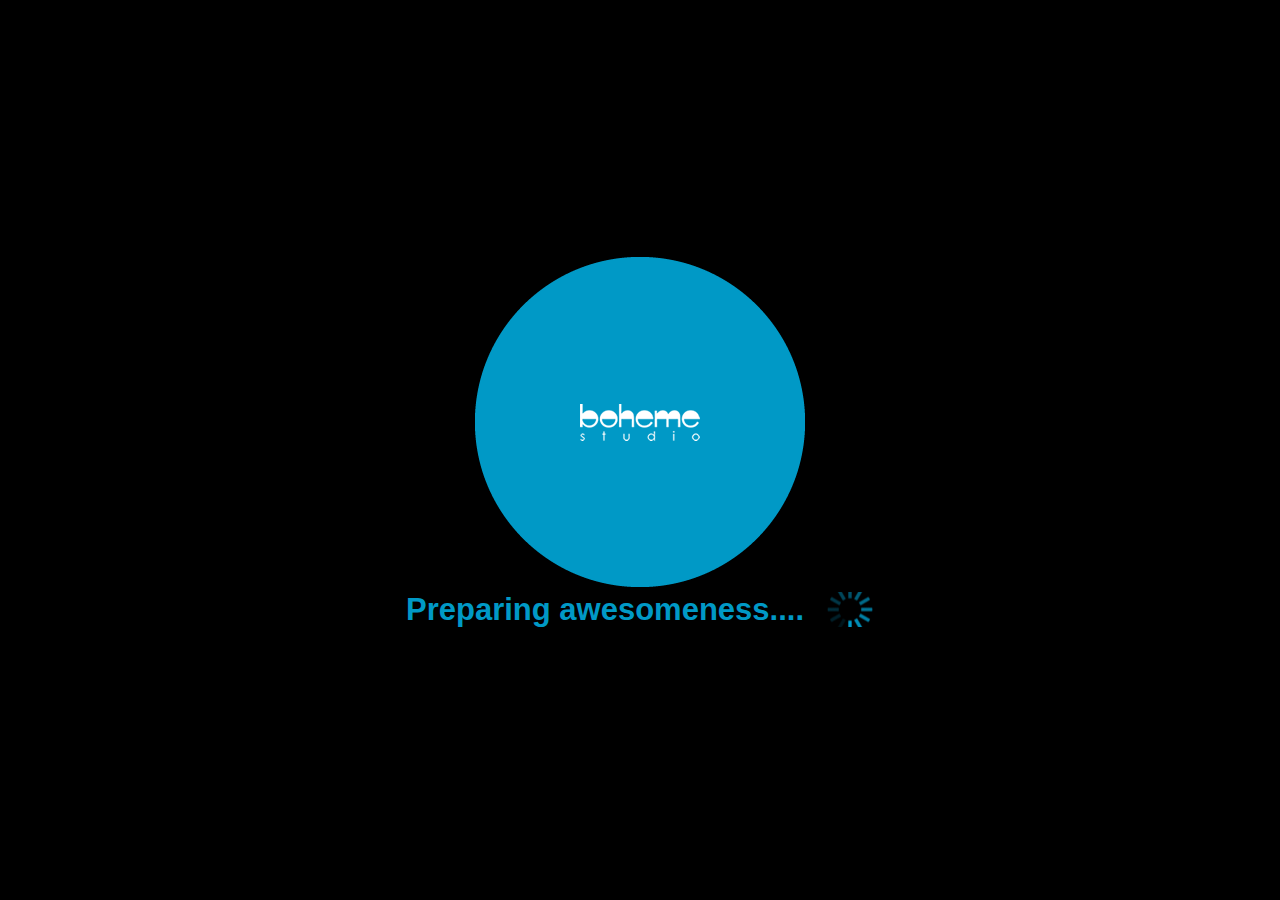
<file: index.html>
<!DOCTYPE html>
<!--[if lt IE 7]>      <html class="no-js lt-ie9 lt-ie8 lt-ie7"> <![endif]-->
<!--[if IE 7]>         <html class="no-js lt-ie9 lt-ie8"> <![endif]-->
<!--[if IE 8]>         <html class="no-js lt-ie9"> <![endif]-->
<!--[if gt IE 8]><!--> <html class="no-js"> <!--<![endif]-->
    <head>
        <meta charset="utf-8">
        <meta http-equiv="X-UA-Compatible" content="IE=edge,chrome=1">
        <title></title>
        <meta name="description" content="">
        <link rel="apple-touch-icon" href="apple-touch-icon.png"/>
        <meta name="viewport" content="width=device-width; initial-scale=1.0; maximum-scale=1.0; user-scalable=0;">

        <!-- Place favicon.ico and apple-touch-icon.png in the root directory -->

        <link rel="stylesheet" href="css/style.css">
        <script src="js/lib/modernizr-2.6.1.min.js"></script>
    </head>
    <body>
        <!--[if lt IE 7]>
            <p class="chromeframe">You are using an outdated browser. <a href="http://browsehappy.com/">Upgrade your browser today</a> or <a href="http://www.google.com/chromeframe/?redirect=true">install Google Chrome Frame</a> to better experience this site.</p>
        <![endif]-->

        <div data-role="page" title="home" id="menu-main">  

            <div class="loading">
                <p>
                    <img src="img/awesome_in_economy.png" alt="Awesome in economy" title="Awesome in economy"/>
                    <br />
                    
                    <span class="spinner">Preparing awesomeness....</span>
                </p>
            </div>

            <div data-role="header" data-position="inline">
                  <p>Main menu</p>
            </div>

            <img class="title-image" src="img/main_menu_text.png" alt="What would you like to do?" title="What would you like to do?"/>

            <div data-role="navbar">
                <ul>
                    <li><a class="watch" href="#" data-transition="flip" >Watch</a></li>
                    <li><a class="listen" href="#" data-transition="flip">Listen</a></li>
                    <li><a class="games" href="#" data-transition="flip">Games</a></li>
                    <li><a class="eat-drink" href="menu-eat-and-drink.html" data-transition="flip">Eat &amp; Drink</a></li>
                </ul>
            </div><!-- /navbar -->
            
  
        </div>


        <script src="js/lib-ck.js"></script>
        <script src="js/ext-ck.js"></script>
        <script src="js/app.js"></script>


        <!-- Google Analytics: change UA-XXXXX-X to be your site's ID. -->
        <script>
            var _gaq=[['_setAccount','UA-XXXXX-X'],['_trackPageview']];
            (function(d,t){var g=d.createElement(t),s=d.getElementsByTagName(t)[0];
            g.src=('https:'==location.protocol?'//ssl':'//www')+'.google-analytics.com/ga.js';
            s.parentNode.insertBefore(g,s)}(document,'script'));
        </script>
    </body>
</html>
</file>
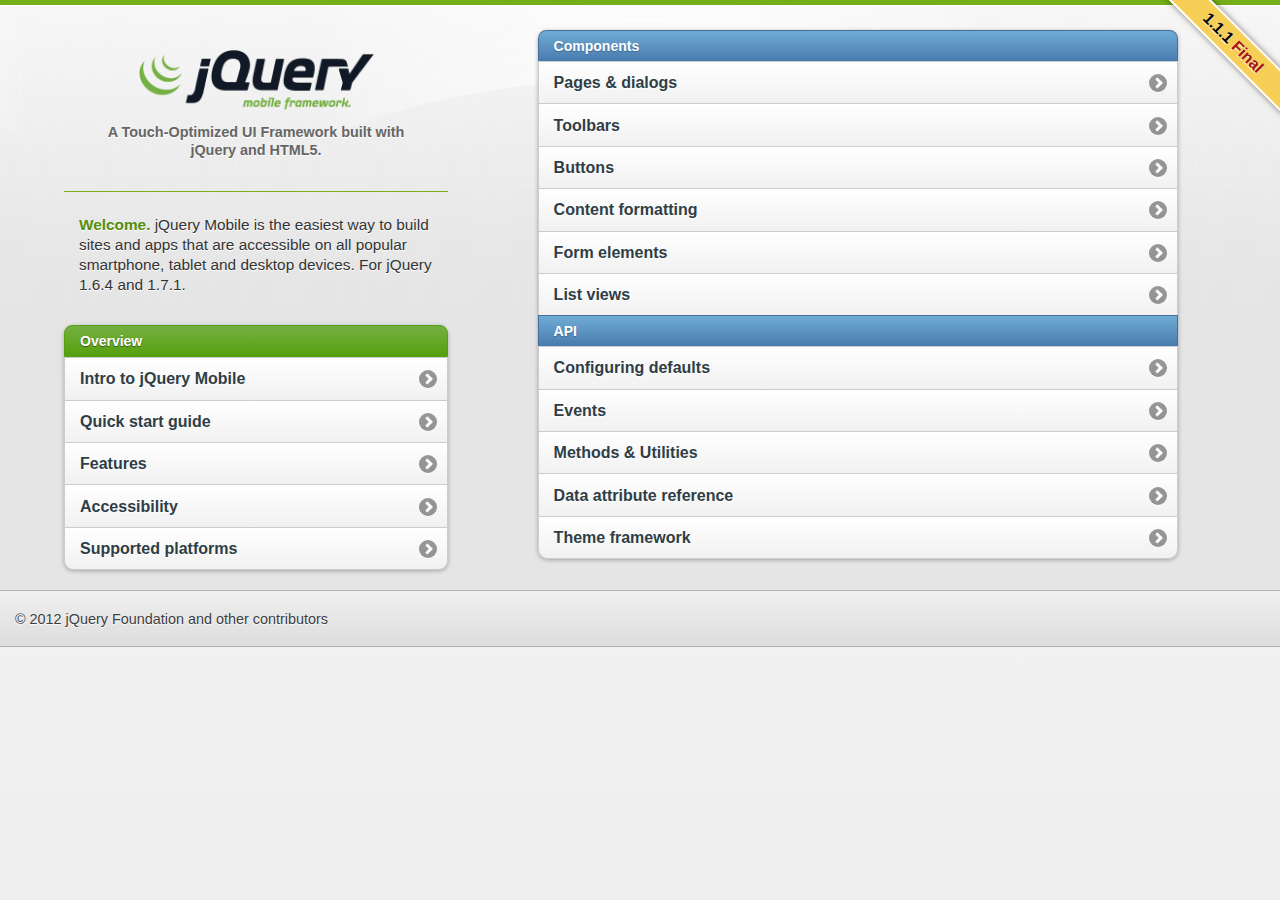
<file: js/lib/jquery.mobile-1.1.1/demos/index.html>
<!DOCTYPE html>
<html>
<head>
	<meta charset="utf-8">
	<meta name="viewport" content="width=device-width, initial-scale=1">
	<title>jQuery Mobile: Demos and Documentation</title>
	<link rel="stylesheet"  href="css/themes/default/jquery.mobile-1.1.1.css" />
	<link rel="stylesheet" href="docs/_assets/css/jqm-docs.css" />
	<script src="js/jquery.js"></script>
	<script src="docs/_assets/js/jqm-docs.js"></script>
	<script src="js/jquery.mobile-1.1.1.js"></script>
	
</head>
<body>
<div data-role="page" class="type-home">
	<div data-role="content">
		<p class="jqm-version"></p>


		<div class="content-secondary">

			<div id="jqm-homeheader">
				<h1 id="jqm-logo"><img src="docs/_assets/images/jquery-logo.png" alt="jQuery Mobile Framework" /></h1>
				<p>A Touch-Optimized UI Framework built with jQuery and HTML5.</p>
			</div>


			<p class="intro"><strong>Welcome.</strong> jQuery Mobile is the easiest way to build sites and apps that are accessible on all popular smartphone, tablet and desktop devices. For jQuery 1.6.4 and 1.7.1.</p>

			<ul data-role="listview" data-inset="true" data-theme="c" data-dividertheme="f">
				<li data-role="list-divider">Overview</li>
				<li><a href="docs/about/intro.html">Intro to jQuery Mobile</a></li>
				<li><a href="docs/about/getting-started.html">Quick start guide</a></li>
				<li><a href="docs/about/features.html">Features</a></li>
				<li><a href="docs/about/accessibility.html">Accessibility</a></li>
				<li><a href="docs/about/platforms.html">Supported platforms</a></li>
			</ul>

		</div><!--/content-primary-->

		<div class="content-primary">
			<nav>


				<ul data-role="listview" data-inset="true" data-theme="c" data-dividertheme="b">
					<li data-role="list-divider">Components</li>
					<li><a href="docs/pages/index.html">Pages &amp; dialogs</a></li>
					<li><a href="docs/toolbars/index.html">Toolbars</a></li>
					<li><a href="docs/buttons/index.html">Buttons</a></li>
					<li><a href="docs/content/index.html">Content formatting</a></li>
					<li><a href="docs/forms/index.html">Form elements</a></li>
					<li><a href="docs/lists/index.html">List views</a></li>

					<li data-role="list-divider">API</li>
					<li><a href="docs/api/globalconfig.html">Configuring defaults</a></li>
					<li><a href="docs/api/events.html">Events</a></li>
					<li><a href="docs/api/methods.html">Methods &amp; Utilities</a></li>
					<li><a href="docs/api/data-attributes.html">Data attribute reference</a></li>
					<li><a href="docs/api/themes.html">Theme framework</a></li>


				</ul>
			</nav>
		</div>



	</div>

	<div data-role="footer" class="footer-docs" data-theme="c">
			<p>&copy; 2012 jQuery Foundation and other contributors</p>
	</div>

</div>
</body>
</html>
</file>
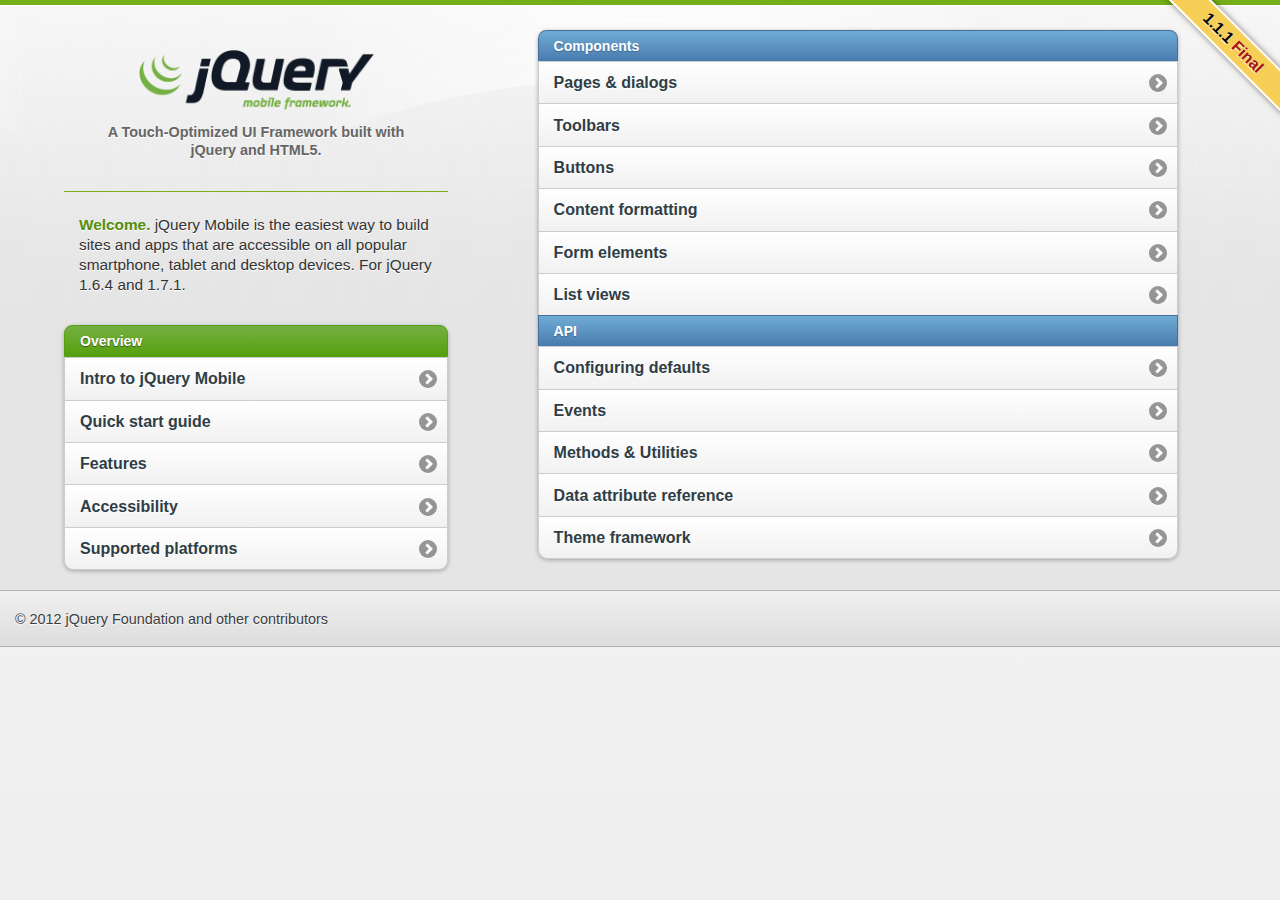
<file: js/lib/jquery.mobile-1.1.1/demos/docs/index.html>
<!DOCTYPE html>
<html>
<head>
	<meta charset="utf-8">
	<meta name="viewport" content="width=device-width, initial-scale=1">
	<title>jQuery Mobile: Demos and Documentation</title>
	<link rel="stylesheet"  href="../css/themes/default/jquery.mobile-1.1.1.css" />
	<link rel="stylesheet" href="_assets/css/jqm-docs.css"/>

	<script src="../js/jquery.js"></script>
	<script src="../docs/_assets/js/jqm-docs.js"></script>
	<script src="../js/jquery.mobile-1.1.1.js"></script>
	<!-- Need to get a proper redirect hooked up. Blech. -->
	<meta http-equiv="refresh" content="0;url=../index.html">
</head> 
<body> 
	<div data-role="page" class="type-index">

<div data-role="header" data-theme="f">
	<h1>jQuery Mobile Docs</h1>
	<a href="../index.html" data-icon="home" data-iconpos="notext" class="ui-btn-right">Home</a>
</div>

<div data-role="content">   
	
<p>Nothing to see here folks.</p>
<a href="../index.html" data-role="button">View the documentation home page</a>

</div>

</div>
</body>
</html>
</file>
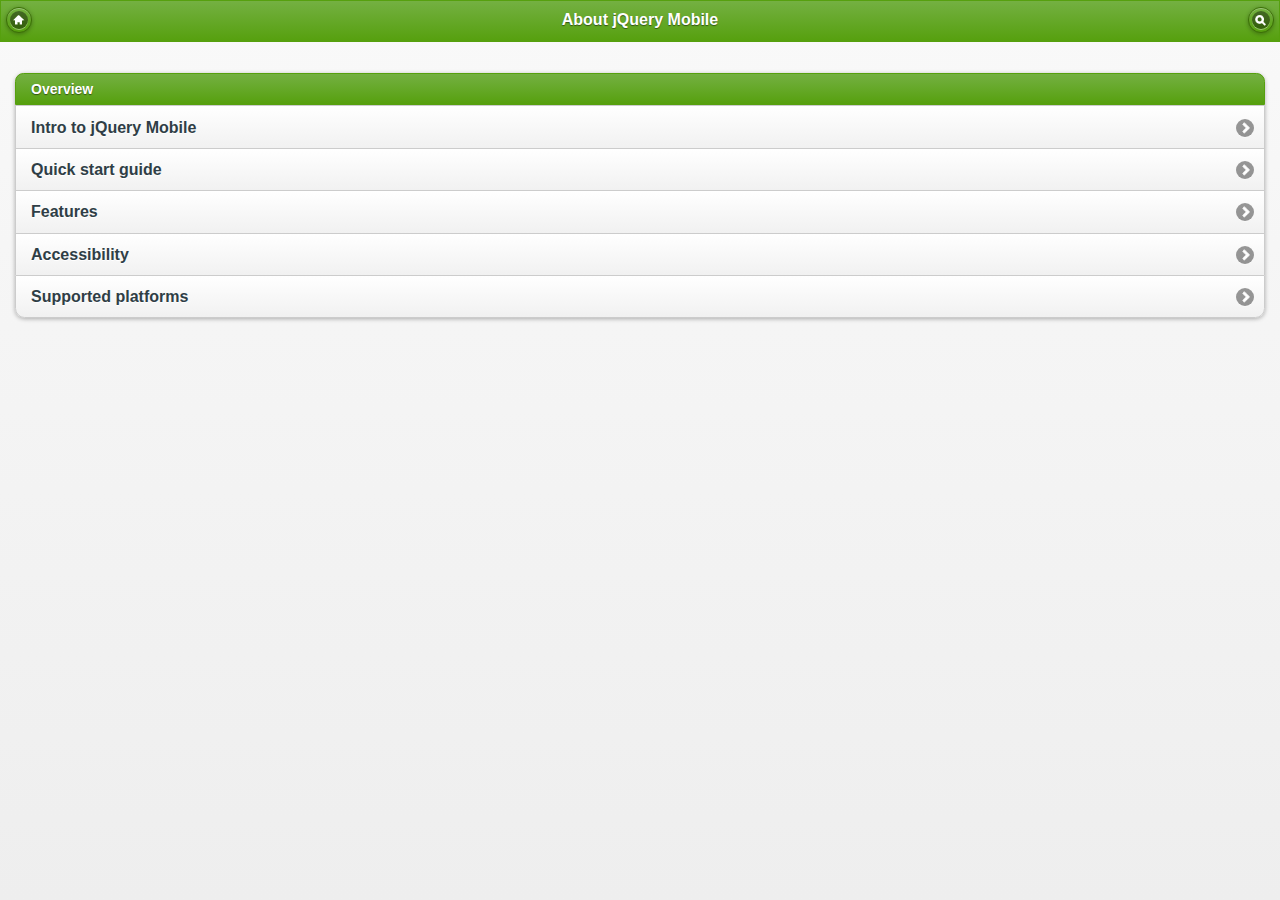
<file: js/lib/jquery.mobile-1.1.1/demos/docs/about/index.html>
<!DOCTYPE html>
<html>
<head>
	<meta charset="utf-8">
	<meta name="viewport" content="width=device-width, initial-scale=1">
	<title>jQuery UI Mobile Framework - About</title>
	<link rel="stylesheet"  href="../../css/themes/default/jquery.mobile-1.1.1.css" />
	<link rel="stylesheet" href="../_assets/css/jqm-docs.css"/>

	<script src="../../js/jquery.js"></script>
	<script src="../../docs/_assets/js/jqm-docs.js"></script>
	<script src="../../js/jquery.mobile-1.1.1.js"></script>

</head>
<body> 

	<div data-role="page" class="type-index">

<div data-role="header" data-theme="f">
	<h1>About jQuery Mobile</h1>
	<a href="../../" data-icon="home" data-iconpos="notext" data-direction="reverse">Home</a>
		<a href="../nav.html" data-icon="search" data-iconpos="notext" data-rel="dialog" data-transition="fade">Search</a>
</div>

<div data-role="content">
	
	<ul data-role="listview" data-inset="true" data-theme="c" data-dividertheme="f">
		<li data-role="list-divider">Overview</li>
		<li><a href="intro.html">Intro to jQuery Mobile</a></li>
		<li><a href="getting-started.html">Quick start guide</a></li>	
		<li><a href="features.html">Features</a></li>
		<li><a href="accessibility.html">Accessibility</a></li>
		<li><a href="platforms.html">Supported platforms</a></li>
	</ul>

</div>

</div>
</body>
</html>
</file>
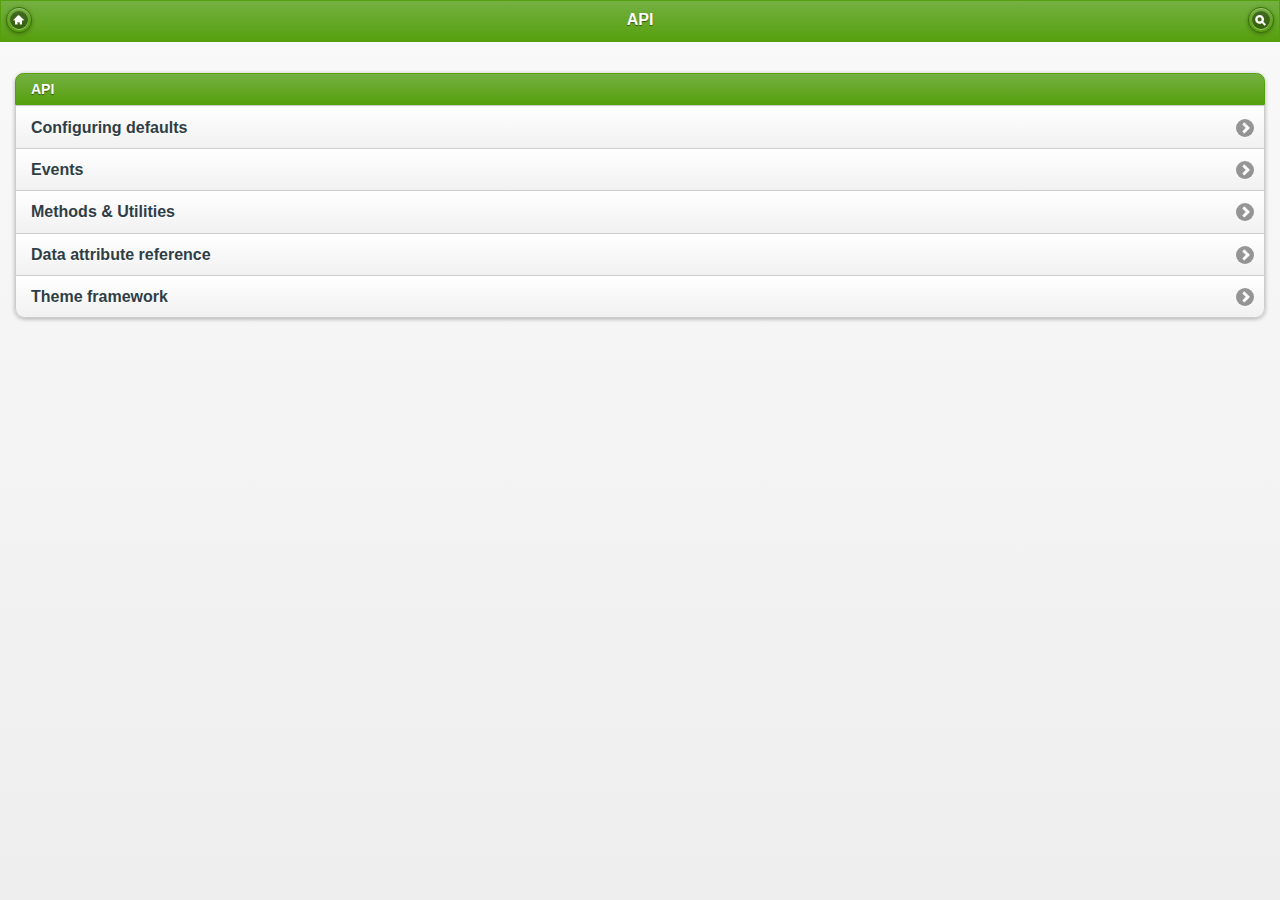
<file: js/lib/jquery.mobile-1.1.1/demos/docs/api/index.html>
<!DOCTYPE html>
<html>
<head>
	<meta charset="utf-8">
	<meta name="viewport" content="width=device-width, initial-scale=1">
	<title>jQuery UI Mobile Framework - API</title>
	<link rel="stylesheet"  href="../../css/themes/default/jquery.mobile-1.1.1.css" />
	<link rel="stylesheet" href="../_assets/css/jqm-docs.css"/>

	<script src="../../js/jquery.js"></script>
	<script src="../../docs/_assets/js/jqm-docs.js"></script>
	<script src="../../js/jquery.mobile-1.1.1.js"></script>

</head> 
<body> 
<div data-role="page" class="type-index">

<div data-role="header" data-theme="f">
	<h1>API</h1>
	<a href="../../" data-icon="home" data-iconpos="notext" data-direction="reverse">Home</a>
		<a href="../nav.html" data-icon="search" data-iconpos="notext" data-rel="dialog" data-transition="fade">Search</a>
</div>

<div data-role="content">
	
		
		<ul data-role="listview" data-inset="true" data-theme="c" data-dividertheme="f">
			<li data-role="list-divider">API</li>
			<li><a href="globalconfig.html">Configuring defaults</a></li>
			<li><a href="events.html">Events</a></li>
			<li><a href="methods.html">Methods &amp; Utilities</a></li>
			<li><a href="data-attributes.html">Data attribute reference</a></li>
			<li><a href="themes.html">Theme framework</a></li>
		</ul>

</div>

</div>
</body>
</html>
</file>
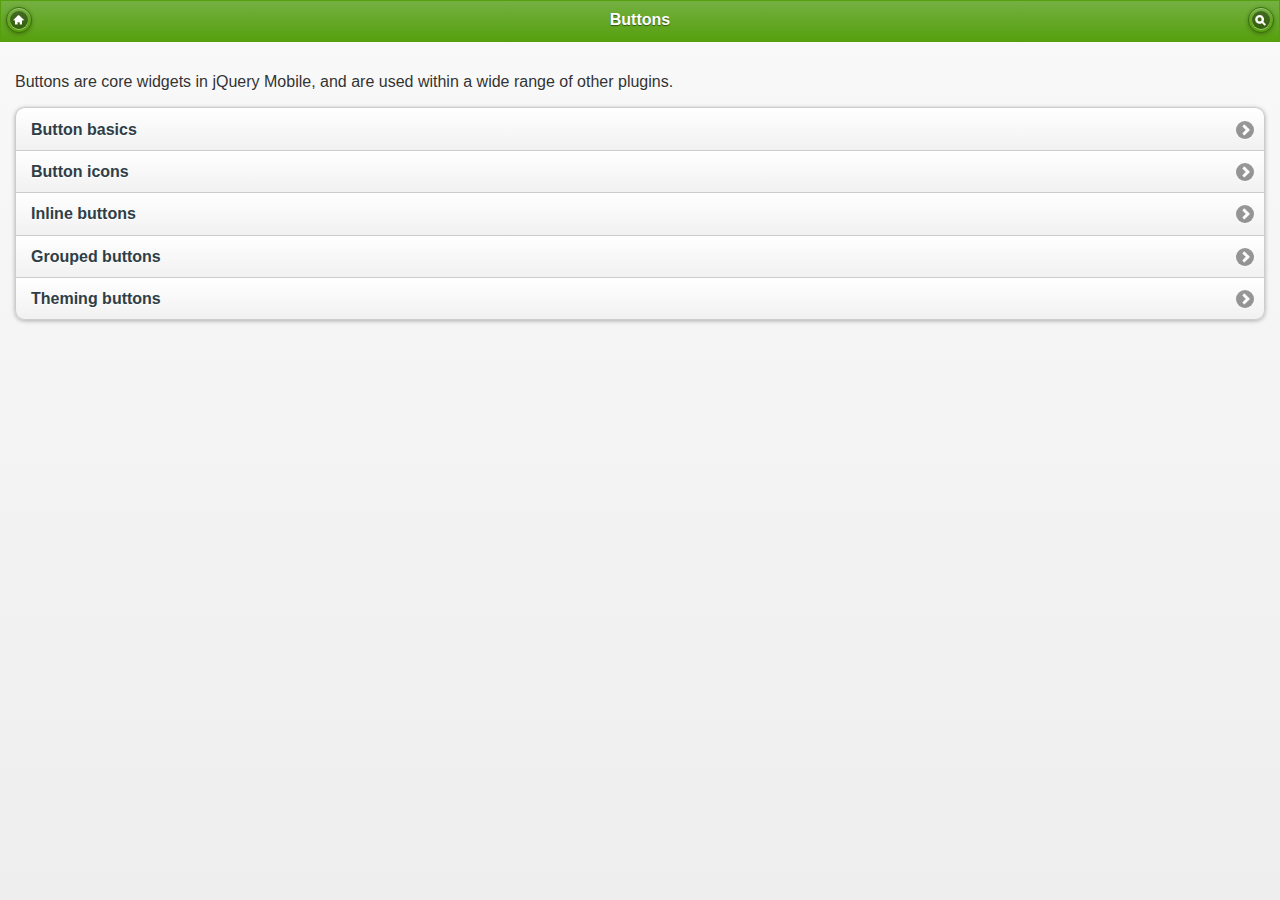
<file: js/lib/jquery.mobile-1.1.1/demos/docs/buttons/index.html>
<!DOCTYPE html> 
<html>
	<head>
	<meta charset="utf-8">
	<meta name="viewport" content="width=device-width, initial-scale=1"> 
	<title>jQuery Mobile Docs - Buttons</title> 
	<link rel="stylesheet"  href="../../css/themes/default/jquery.mobile-1.1.1.css" />  
	<link rel="stylesheet" href="../_assets/css/jqm-docs.css"/>

	<script src="../../js/jquery.js"></script>
	<script src="../../docs/_assets/js/jqm-docs.js"></script>
	<script src="../../js/jquery.mobile-1.1.1.js"></script>

</head> 
<body> 

<div data-role="page" class="type-index">

	<div data-role="header" data-theme="f">
		<h1>Buttons</h1>
		<a href="../../" data-icon="home" data-iconpos="notext" data-direction="reverse">Home</a>
		<a href="../nav.html" data-icon="search" data-iconpos="notext" data-rel="dialog" data-transition="fade">Search</a>
	</div><!-- /header -->

	<div data-role="content">
			<p>Buttons are core widgets in jQuery Mobile, and are used within a wide range of other plugins.</p>

			<ul data-role="listview" data-inset="true">
					<li><a href="buttons-types.html">Button basics</a></li>
					<li><a href="buttons-icons.html">Button icons</a></li>
					<li><a href="buttons-inline.html">Inline buttons</a></li>
					<li><a href="buttons-grouped.html">Grouped buttons</a></li>
					<li><a href="buttons-themes.html">Theming buttons</a></li>
			</ul>
		</div>
	</div><!-- /content -->



	</div><!-- /page -->

	</body>
	</html>
</file>
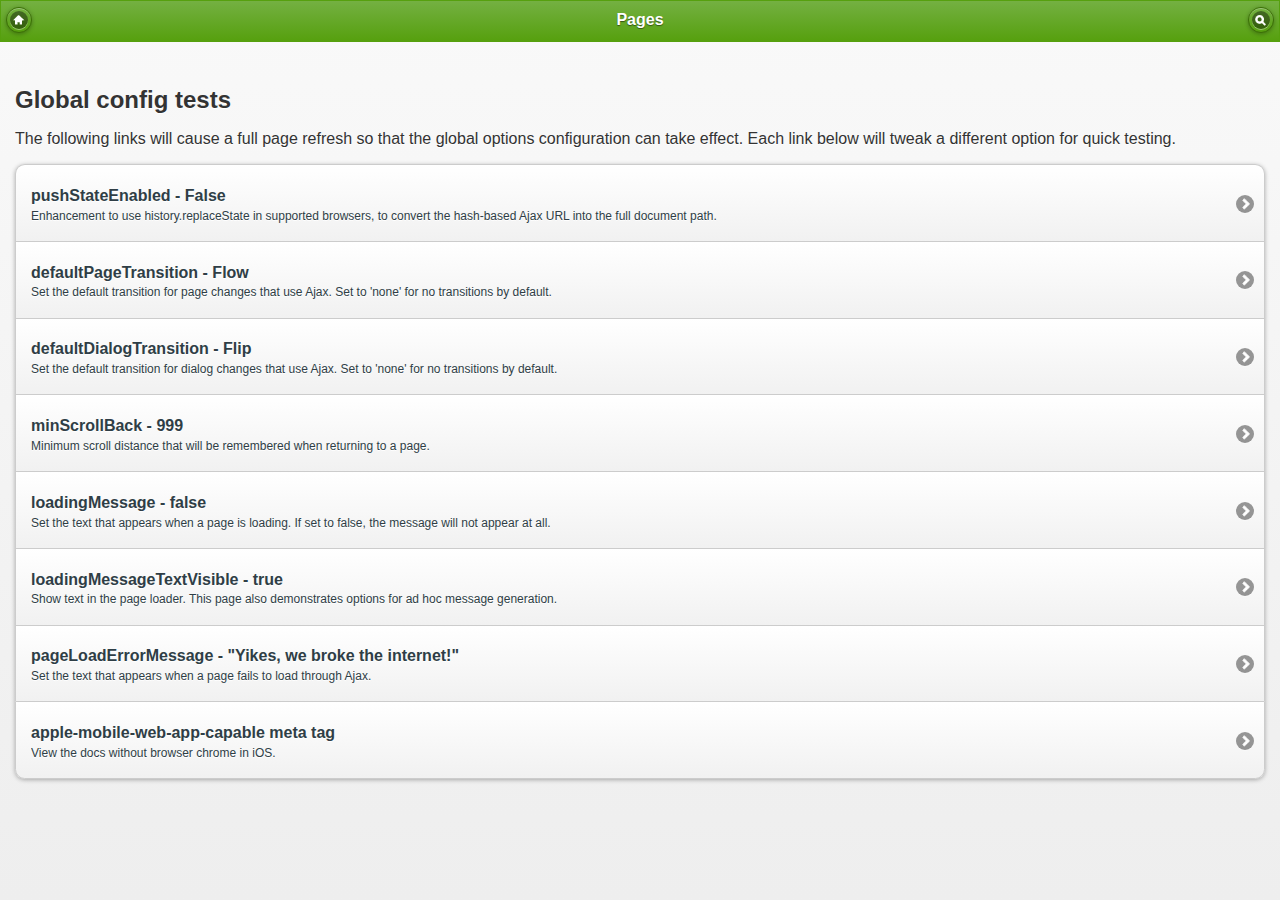
<file: js/lib/jquery.mobile-1.1.1/demos/docs/config/index.html>
<!DOCTYPE html> 
<html>
	<head>
	<meta charset="utf-8">
	<meta name="viewport" content="width=device-width, initial-scale=1"> 
	<title>jQuery Mobile Docs - Configuration</title> 
	<link rel="stylesheet"  href="../../css/themes/default/jquery.mobile-1.1.1.css" />  
	<link rel="stylesheet" href="../_assets/css/jqm-docs.css"/>

	<script src="../../js/jquery.js"></script>
	<script src="../../docs/_assets/js/jqm-docs.js"></script>
	<script src="../../js/jquery.mobile-1.1.1.js"></script>

</head> 
<body> 

	<div data-role="page" class="type-index">

		<div data-role="header" data-theme="f">
		<h1>Pages</h1>
		<a href="../../" data-icon="home" data-iconpos="notext" data-direction="reverse">Home</a>
		<a href="../nav.html" data-icon="search" data-iconpos="notext" data-rel="dialog" data-transition="fade">Search</a>
	</div><!-- /header -->

	<div data-role="content">
				<h2>Global config tests</h2>
				<p>The following links will cause a full page refresh so that the global options configuration can take effect. Each link below will tweak a different option for quick testing.</p>

			
		<ul data-role="listview" data-inset="true">
			<li>
				<a href="pushState.html" data-ajax="false">
				<h3>pushStateEnabled - False</h3>
				<p>Enhancement to use history.replaceState in supported browsers, to convert the hash-based Ajax URL into the full document path. </p>
				</a>
			</li>
			<li>
				<a href="pageTransition.html" data-ajax="false">
				<h3>defaultPageTransition - Flow</h3>
				<p>Set the default transition for page changes that use Ajax. Set to 'none' for no transitions by default.</p>
				</a>
			</li>
			<li>
				<a href="dialogTransition.html" data-ajax="false">
				<h3>defaultDialogTransition - Flip</h3>
				<p>Set the default transition for dialog changes that use Ajax. Set to 'none' for no transitions by default.</p>
				</a>
			</li>
			<li>
				<a href="minScrollBack.html" data-ajax="false">
				<h3>minScrollBack - 999</h3>
				<p>Minimum scroll distance that will be remembered when returning to a page.</p>
				</a>
			</li>
			<li>
				<a href="loadingMessage.html" data-ajax="false">
				<h3>loadingMessage - false</h3>
				<p>Set the text that appears when a page is loading. If set to false, the message will not appear at all.</p>
				</a>
			</li>
			<li>
				<a href="loadingMessageTextVisible.html" data-ajax="false">
				<h3>loadingMessageTextVisible - true</h3>
				<p>Show text in the page loader.  This page also demonstrates options for ad hoc message generation.</p>
				</a>
			</li>
			<li>
				<a href="pageLoadErrorMessage.html" data-ajax="false">
				<h3>pageLoadErrorMessage - "Yikes, we broke the internet!"</h3>
				<p>Set the text that appears when a page fails to load through Ajax.</p>
				</a>
			</li>
			<li>
				<a href="iOSFullscreen.html" data-ajax="false">
				<h3>apple-mobile-web-app-capable meta tag</h3>
				<p>View the docs without browser chrome in iOS.</p>
				</a>
			</li>
		</ul>
		

		</div><!-- /ui-body wrapper -->	
</div><!-- /page -->

</body>
</html>
</file>
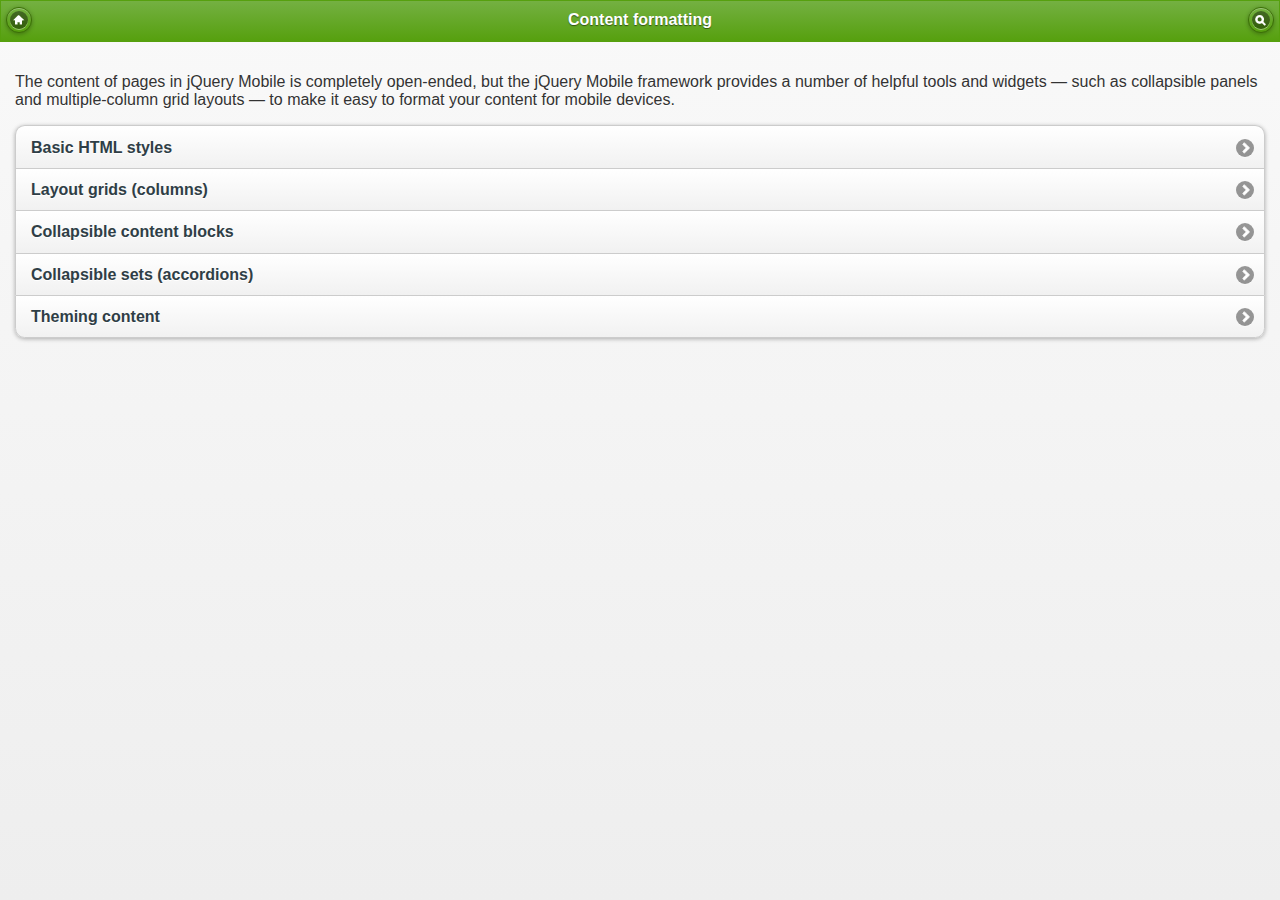
<file: js/lib/jquery.mobile-1.1.1/demos/docs/content/index.html>
<!DOCTYPE html> 
<html>
	<head>
	<meta charset="utf-8">
	<meta name="viewport" content="width=device-width, initial-scale=1"> 
	<title>jQuery Mobile Docs - Content formatting</title> 
	<link rel="stylesheet"  href="../../css/themes/default/jquery.mobile-1.1.1.css" />  
	<link rel="stylesheet" href="../_assets/css/jqm-docs.css"/>

	<script src="../../js/jquery.js"></script>
	<script src="../../docs/_assets/js/jqm-docs.js"></script>
	<script src="../../js/jquery.mobile-1.1.1.js"></script>

</head> 
<body> 

<div data-role="page" class="type-index">

		<div data-role="header" data-theme="f">
		<h1>Content formatting</h1>
		<a href="../../" data-icon="home" data-iconpos="notext" data-direction="reverse">Home</a>
		<a href="../nav.html" data-icon="search" data-iconpos="notext" data-rel="dialog" data-transition="fade">Search</a>
	</div><!-- /header -->

	<div data-role="content">

		<p>The content of pages in jQuery Mobile is completely open-ended, but the jQuery Mobile framework provides a number of helpful tools and widgets &mdash; such as collapsible panels and multiple-column grid layouts &mdash; to make it easy to format your content for mobile devices.</p>

		

			
		<ul data-role="listview" data-inset="true">
			<li><a href="content-html.html">Basic HTML styles</a></li>
			<li><a href="content-grids.html">Layout grids (columns)</a></li>
			<li><a href="content-collapsible.html">Collapsible content blocks</a></li>
			<li><a href="content-collapsible-set.html">Collapsible sets (accordions)</a></li>
			<li><a href="content-themes.html">Theming content</a></li>
			<!--<li><a href="api-content.html">API documentation</a></li>-->
		</ul>

	</div><!-- /ui-body wrapper -->	
</div><!-- /page -->

</body>
</html>
</file>
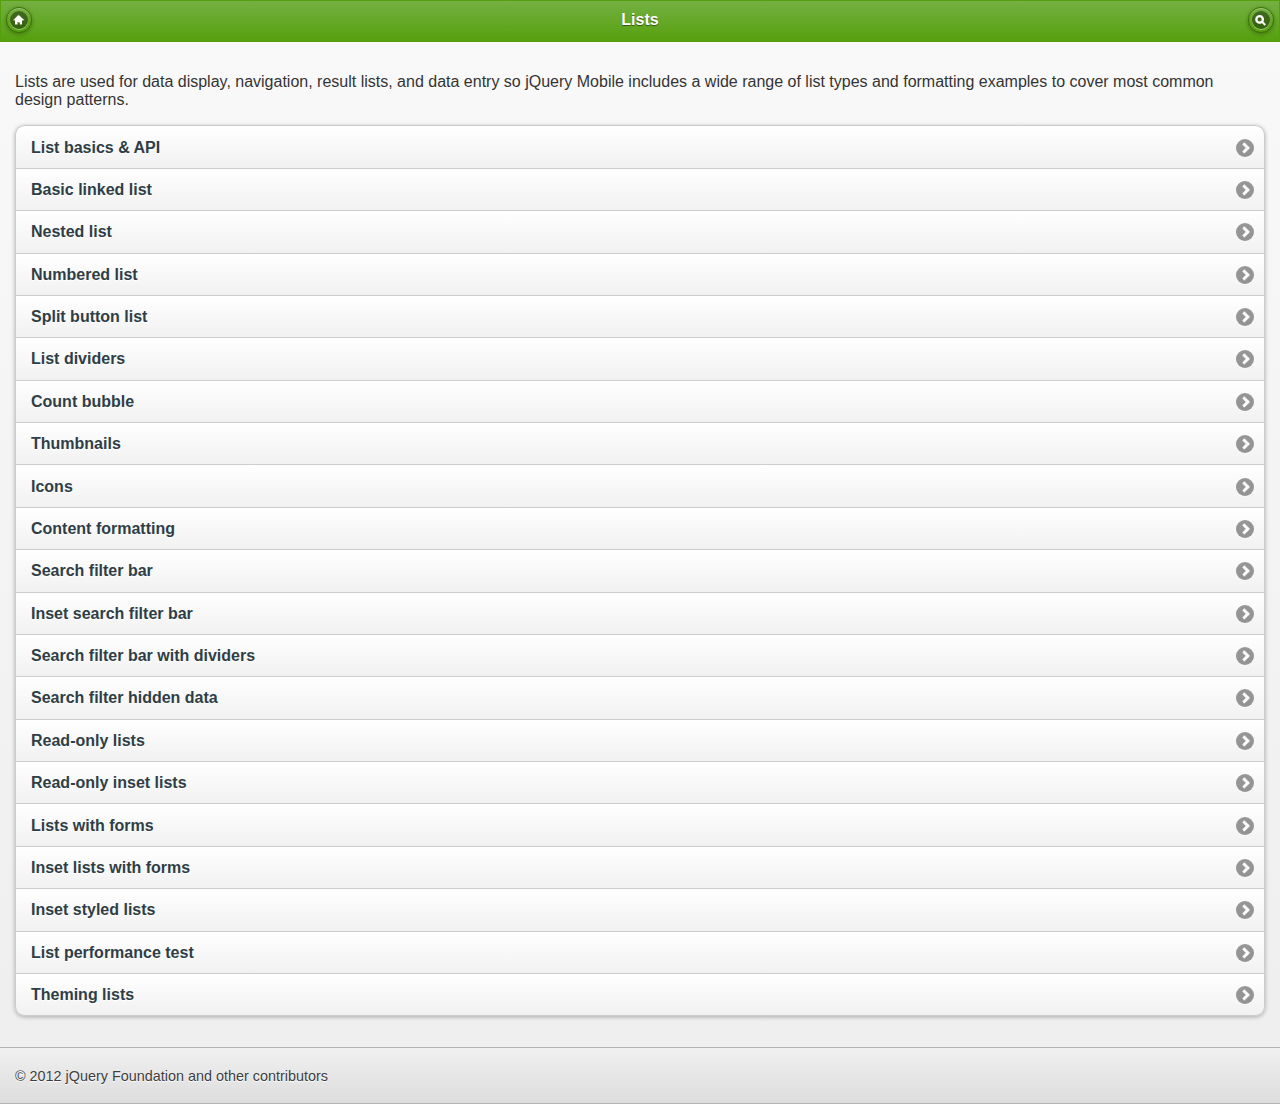
<file: js/lib/jquery.mobile-1.1.1/demos/docs/lists/index.html>
<!DOCTYPE html> 
<html>
	<head>
	<meta charset="utf-8">
	<meta name="viewport" content="width=device-width, initial-scale=1"> 
	<title>jQuery Mobile Docs - Lists</title> 
	<link rel="stylesheet"  href="../../css/themes/default/jquery.mobile-1.1.1.css" />  
	<link rel="stylesheet" href="../_assets/css/jqm-docs.css"/>

	<script src="../../js/jquery.js"></script>
	<script src="../../docs/_assets/js/jqm-docs.js"></script>
	<script src="../../js/jquery.mobile-1.1.1.js"></script>

</head> 
<body> 

	<div data-role="page" class="type-index">

		<div data-role="header" data-theme="f">
		<h1>Lists</h1>
		<a href="../../" data-icon="home" data-iconpos="notext" data-direction="reverse">Home</a>
		<a href="../nav.html" data-icon="search" data-iconpos="notext" data-rel="dialog" data-transition="fade">Search</a>
	</div><!-- /header -->

	<div data-role="content">

		<p>Lists are used for data display, navigation, result lists, and data entry so jQuery Mobile includes a wide range of list types and formatting examples to cover most common design patterns.</p>
				
		<ul data-role="listview" data-inset="true">
			<li><a href="docs-lists.html">List basics &amp; API</a></li>
			<li><a href="lists-ul.html">Basic linked list</a></li>
			<li><a href="lists-nested.html">Nested list</a></li>
			<li><a href="lists-ol.html">Numbered list</a></li>
			
			
			
			<li><a href="lists-split.html">Split button list</a></li>	
			<li><a href="lists-divider.html">List dividers</a></li>
			<li><a href="lists-count.html">Count bubble</a></li>
			<li><a href="lists-thumbnails.html">Thumbnails</a></li>
			<li><a href="lists-icons.html">Icons</a></li>
			<li><a href="lists-formatting.html">Content formatting</a></li>
			<li><a href="lists-search.html">Search filter bar</a></li>
			<li><a href="lists-search-inset.html">Inset search filter bar</a></li>
			<li><a href="lists-search-with-dividers.html">Search filter bar with dividers</a></li>
			<li><a href="lists-search-filtertext.html">Search filter hidden data</a></li>

			<li><a href="lists-readonly.html">Read-only lists</a></li>
			<li><a href="lists-readonly-inset.html">Read-only inset lists</a></li>
			<li><a href="lists-forms.html">Lists with forms</a></li>
			<li><a href="lists-forms-inset.html">Inset lists with forms</a></li>
			
			
			
			<li><a href="lists-inset.html">Inset styled lists</a></li>
			<li><a href="lists-performance.html">List performance test</a></li>
			<li><a href="lists-themes.html">Theming lists</a></li>
			<!--<li><a href="api-lists.html">API documentation</a></li>-->
		</ul>
		
	

	</div><!-- /content -->

	<div data-role="footer" class="footer-docs" data-theme="c">
			<p>&copy; 2012 jQuery Foundation and other contributors</p>
	</div>

	</div><!-- /page -->

	</body>
	</html>
</file>
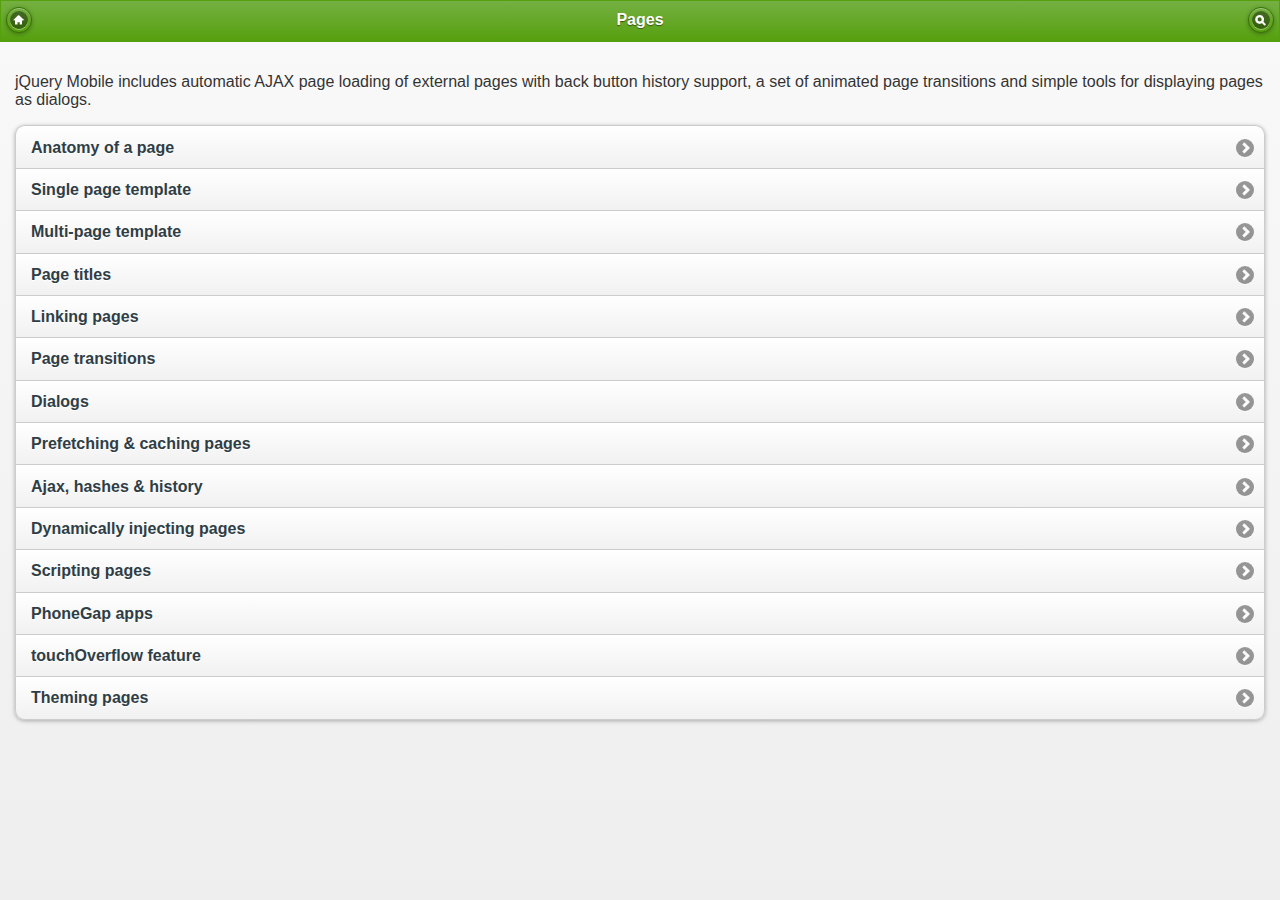
<file: js/lib/jquery.mobile-1.1.1/demos/docs/pages/index.html>
<!DOCTYPE html> 
<html>
	<head>
	<meta charset="utf-8">
	<meta name="viewport" content="width=device-width, initial-scale=1"> 
	<title>jQuery Mobile Docs - Pages</title> 
	<link rel="stylesheet"  href="../../css/themes/default/jquery.mobile-1.1.1.css" />  
	<link rel="stylesheet" href="../_assets/css/jqm-docs.css"/>

	<script src="../../js/jquery.js"></script>
	<script src="../../docs/_assets/js/jqm-docs.js"></script>
	<script src="../../js/jquery.mobile-1.1.1.js"></script>

</head> 
<body> 

	<div data-role="page" class="type-index">

		<div data-role="header" data-theme="f">
		<h1>Pages</h1>
		<a href="../../" data-icon="home" data-iconpos="notext" data-direction="reverse">Home</a>
		<a href="../nav.html" data-icon="search" data-iconpos="notext" data-rel="dialog" data-transition="fade">Search</a>
	</div><!-- /header -->

	<div data-role="content">

				<p>jQuery Mobile includes automatic AJAX page loading of external pages with back button history support, a set of animated page transitions and simple tools for displaying pages as dialogs.</p>

			
		<ul data-role="listview" data-inset="true">
								<li><a href="page-anatomy.html">Anatomy of a page</a></li>
								<li><a href="page-template.html" data-ajax="false">Single page template</a></li>
								<li><a href="multipage-template.html" data-ajax="false">Multi-page template</a></li>
								<li><a href="page-titles.html">Page titles</a></li>
								<li><a href="page-links.html">Linking pages</a></li>
								<li><a href="page-transitions.html">Page transitions</a></li>
								<li><a href="page-dialogs.html">Dialogs</a></li>
								<li><a href="page-cache.html">Prefetching &amp; caching pages</a></li>
								<li><a href="page-navmodel.html">Ajax, hashes &amp; history</a></li>
								<li><a href="page-dynamic.html">Dynamically injecting pages</a></li>
								<li><a href="page-scripting.html">Scripting pages</a></li>
								<li><a href="phonegap.html">PhoneGap apps</a></li>
								<li><a href="touchoverflow.html">touchOverflow feature</a></li>
								<li><a href="pages-themes.html">Theming pages</a></li>
		</ul>


		</div><!-- /ui-body wrapper -->	
</div><!-- /page -->

</body>
</html>
</file>
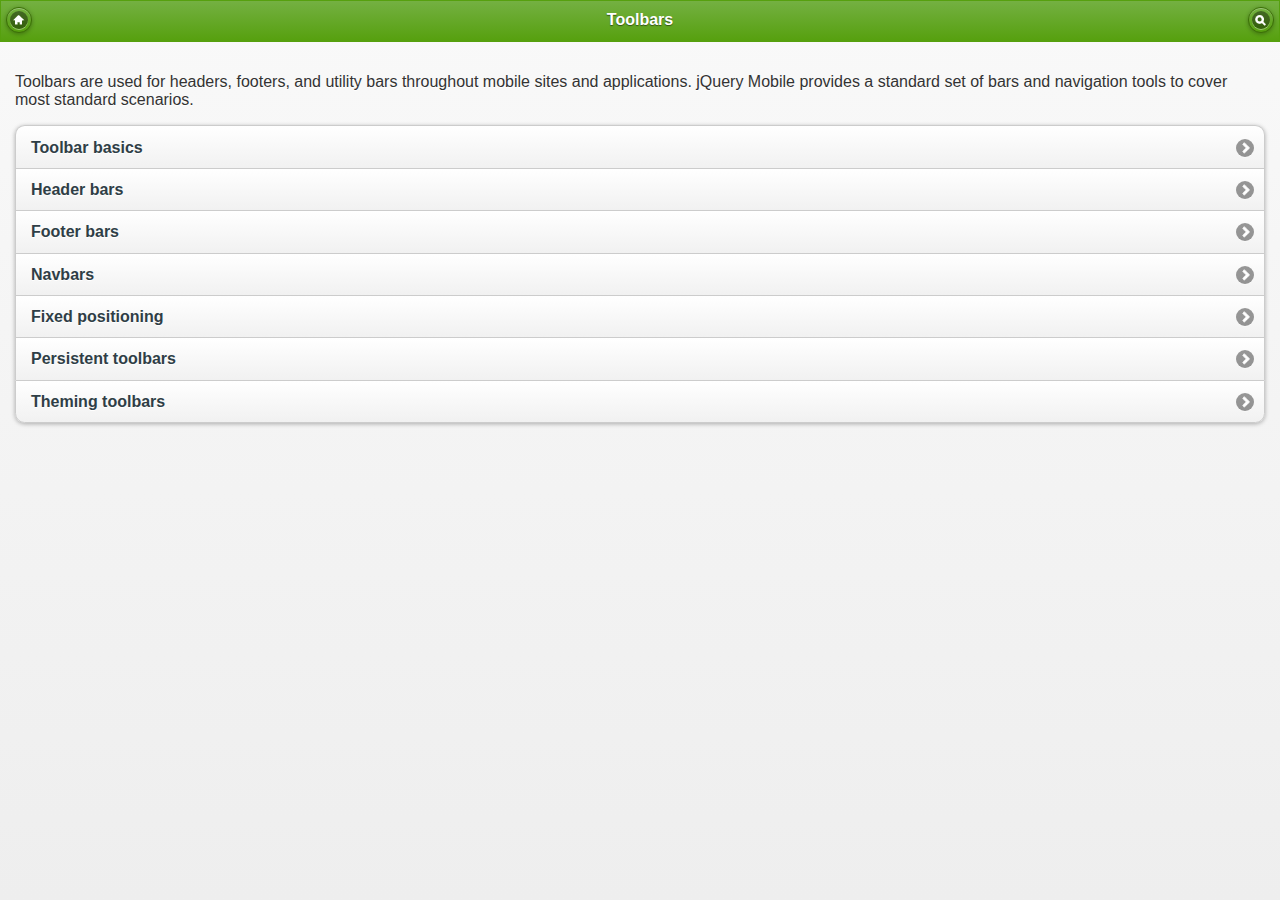
<file: js/lib/jquery.mobile-1.1.1/demos/docs/toolbars/index.html>
<!DOCTYPE html> 
<html>
	<head>
	<meta charset="utf-8">
	<meta name="viewport" content="width=device-width, initial-scale=1"> 
	<title>jQuery Mobile Docs - Toolbars</title> 
	<link rel="stylesheet"  href="../../css/themes/default/jquery.mobile-1.1.1.css" />  
	<link rel="stylesheet" href="../_assets/css/jqm-docs.css"/>

	<script src="../../js/jquery.js"></script>
	<script src="../../docs/_assets/js/jqm-docs.js"></script>
	<script src="../../js/jquery.mobile-1.1.1.js"></script>

</head> 
<body> 

	<div data-role="page" class="type-index">

		<div data-role="header" data-theme="f">
		<h1>Toolbars</h1>
		<a href="../../" data-icon="home" data-iconpos="notext" data-direction="reverse">Home</a>
		<a href="../nav.html" data-icon="search" data-iconpos="notext" data-rel="dialog" data-transition="fade">Search</a>
	</div><!-- /header -->

	<div data-role="content">

		<p>Toolbars are used for headers, footers, and utility bars throughout mobile sites and applications. jQuery Mobile provides a standard set of bars and navigation tools to cover most standard scenarios.</p>

			
		<ul data-role="listview" data-inset="true">
			<li><a href="docs-bars.html">Toolbar basics</a></li>
			<li><a href="docs-headers.html">Header bars</a></li>
			<li><a href="docs-footers.html">Footer bars</a></li>
			<li><a href="docs-navbar.html">Navbars</a></li>
			<li><a href="bars-fixed.html">Fixed positioning</a></li>
			<li><a href="footer-persist-a.html">Persistent toolbars</a></li>
			<li><a href="bars-themes.html">Theming toolbars</a></li>
			<!--<li><a href="api-bars.html">API documentation</a></li>-->
		</ul>			

	</div><!-- /content -->
</div><!-- /page -->

</body>
</html>
</file>
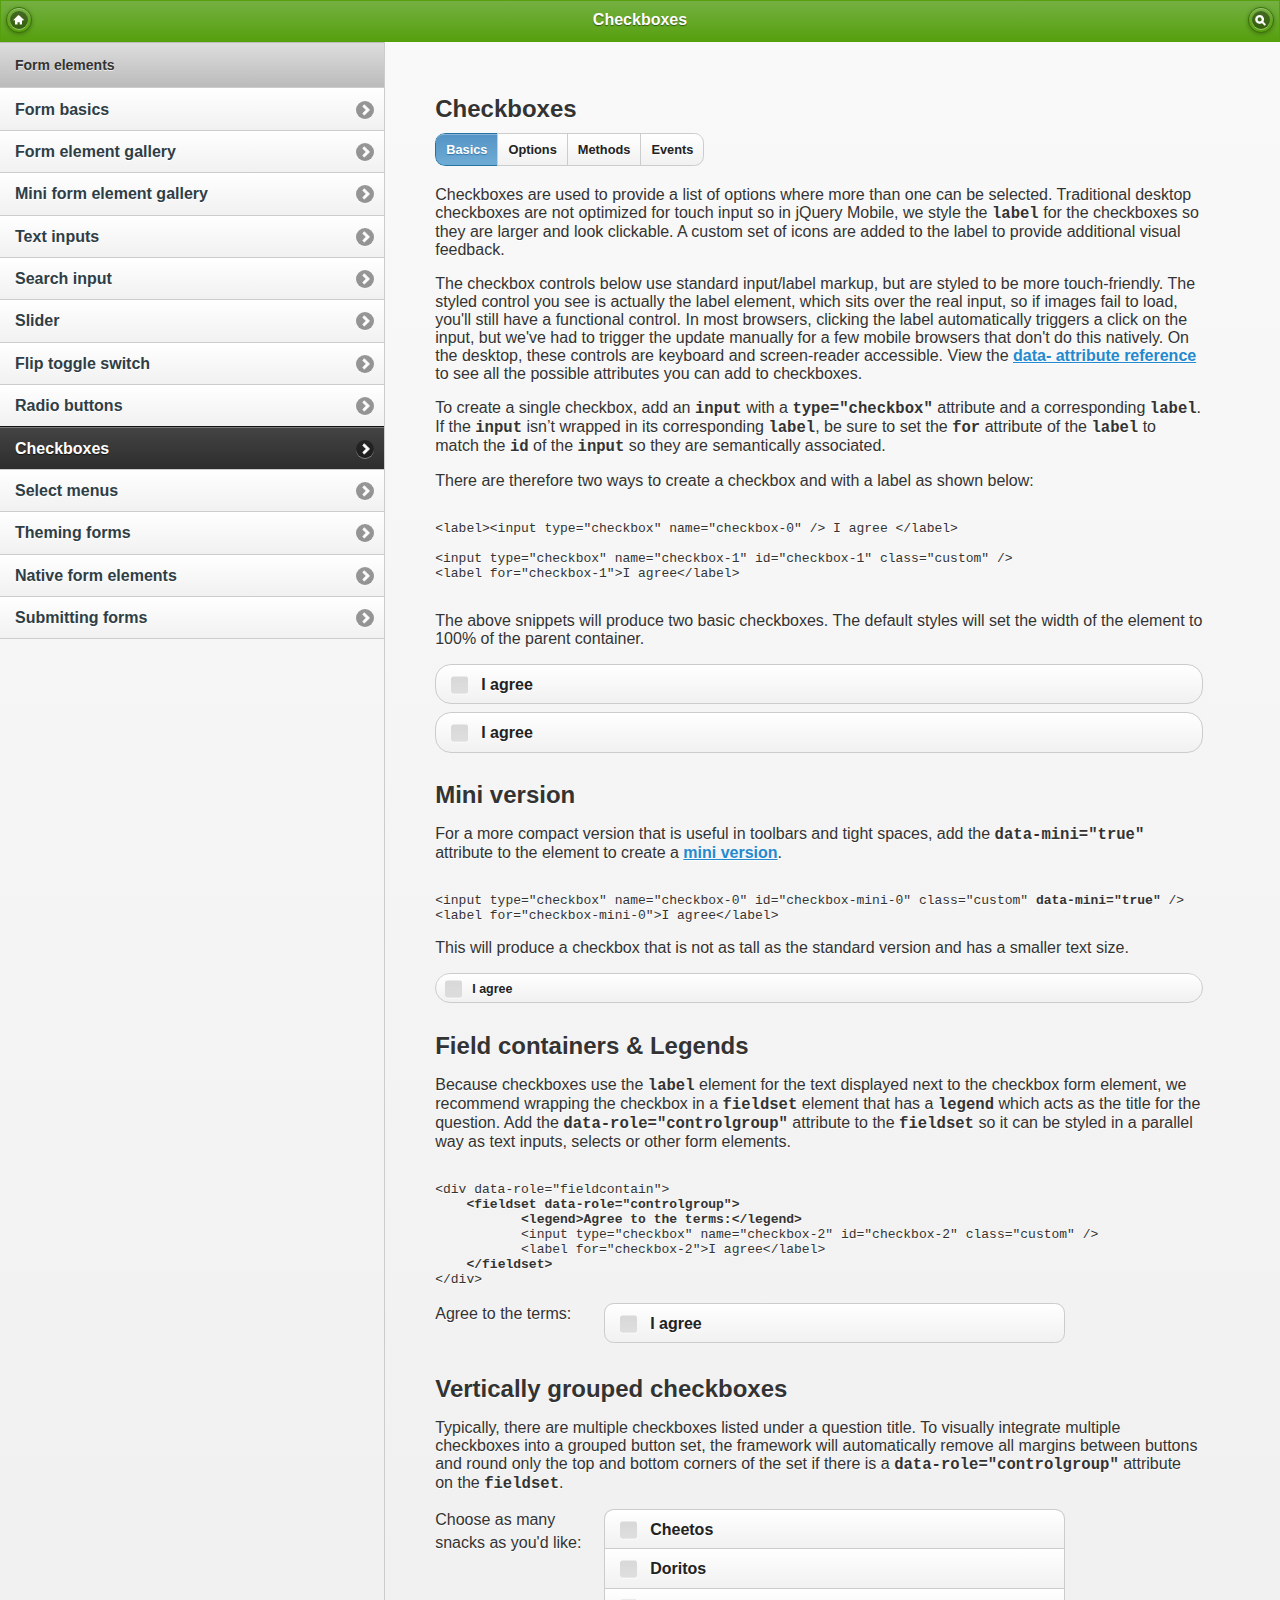
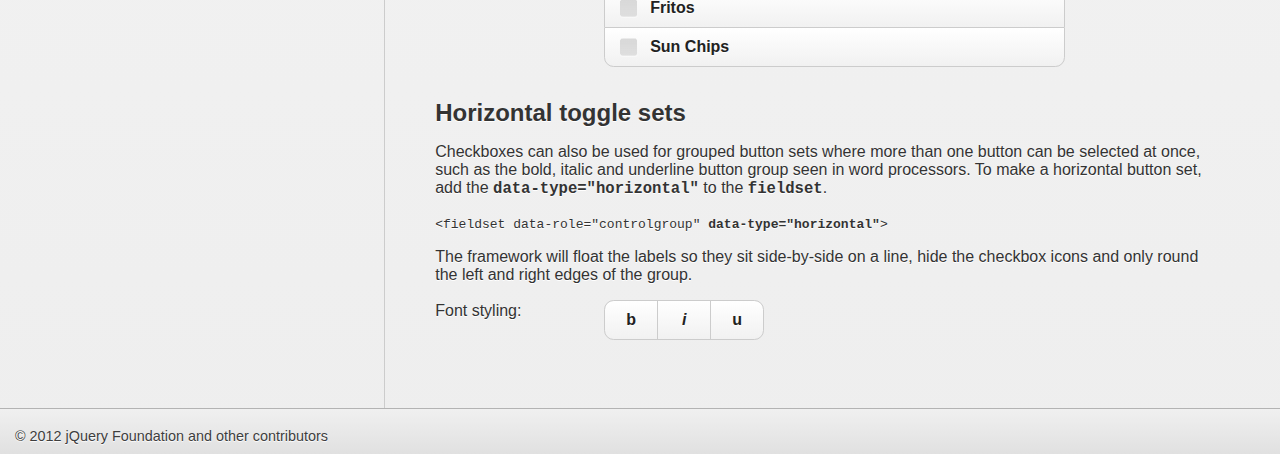
<file: js/lib/jquery.mobile-1.1.1/demos/docs/forms/checkboxes/index.html>
<!DOCTYPE html> 
<html>
	<head>
	<meta charset="utf-8">
	<meta name="viewport" content="width=device-width, initial-scale=1"> 
	<title>jQuery Mobile Docs - Checkboxes</title> 
	<link rel="stylesheet"  href="../../../css/themes/default/jquery.mobile-1.1.1.css" />
	<link rel="stylesheet" href="../../_assets/css/jqm-docs.css"/>
	<script src="../../../js/jquery.js"></script>
	<script src="../../../docs/_assets/js/jqm-docs.js"></script>
	<script src="../../../js/jquery.mobile-1.1.1.js"></script>

</head> 
<body> 

	<div data-role="page" class="type-interior">

		<div data-role="header" data-theme="f">
		<h1>Checkboxes</h1>
		<a href="../../../" data-icon="home" data-iconpos="notext" data-direction="reverse">Home</a>
		<a href="../../nav.html" data-icon="search" data-iconpos="notext" data-rel="dialog" data-transition="fade">Search</a>
	</div><!-- /header -->

	<div data-role="content">
		<div class="content-primary">
		
		<form action="#" method="get">

		<h2>Checkboxes</h2>

    <ul data-role="controlgroup" data-type="horizontal" class="localnav">
      <li><a href="index.html" data-role="button" data-transition="fade" class="ui-btn-active">Basics</a></li>
      <li><a href="options.html" data-role="button" data-transition="fade">Options</a></li>
      <li><a href="methods.html" data-role="button" data-transition="fade">Methods</a></li>
      <li><a href="events.html" data-role="button" data-transition="fade">Events</a></li>
    </ul>

		<p>Checkboxes are used to provide a list of options where more than one can be selected. Traditional desktop checkboxes are not optimized for touch input so in jQuery Mobile, we style the <code>label</code> for the checkboxes so they are larger and look clickable. A custom set of icons are added to the label to provide additional visual feedback.</p>
		
		<p>The checkbox controls below use standard input/label markup, but are styled to be more touch-friendly. The styled control you see is actually the label element, which sits over the real input, so if images fail to load, you'll still have a functional control. In most browsers, clicking the label automatically triggers a click on the input, but we've had to trigger the update manually for a few mobile browsers that don't do this natively. On the desktop, these controls are keyboard and screen-reader accessible. View the <a href="../../api/data-attributes.html">data- attribute reference</a> to see all the possible attributes you can add to checkboxes.</p>

		<p>To create a single checkbox, add an <code>input</code> with a <code>type="checkbox"</code> attribute and a corresponding <code>label</code>. If the <code>input</code> isn’t wrapped in its corresponding <code>label</code>, be sure to set the <code>for</code> attribute of the <code>label</code> to match the <code>id</code> of the <code>input</code> so they are semantically associated.</p>
		<p>There are therefore two ways to create a checkbox and with a label as shown below:</p>
		
		<pre><code>	
&lt;label&gt;&lt;input type=&quot;checkbox&quot; name=&quot;checkbox-0&quot; /&gt; I agree &lt;/label&gt;
			
&lt;input type=&quot;checkbox&quot; name=&quot;checkbox-1&quot; id=&quot;checkbox-1&quot; class=&quot;custom&quot; /&gt;
&lt;label for=&quot;checkbox-1&quot;&gt;I agree&lt;/label&gt;
		</code></pre>
				
		<p>The above snippets will produce two basic checkboxes. The default styles will set the width of the element to 100% of the parent container.</p>
					
		<label> <input type="checkbox" name="checkbox-0 "/> I agree</label>
		
		<input type="checkbox" name="checkbox-1" id="checkbox-1" class="custom" />
		<label for="checkbox-1">I agree</label>
		
		
		<h2>Mini version</h2>

		<p>For a more compact version that is useful in toolbars and tight spaces, add the <code>data-mini="true"</code> attribute to the element to create a <a href="../forms-all-mini.html">mini version</a>. </p>

<pre><code>	
&lt;input type=&quot;checkbox&quot; name=&quot;checkbox-0&quot; id=&quot;checkbox-mini-0&quot; class=&quot;custom&quot; <strong>data-mini=&quot;true&quot;</strong> /&gt;
&lt;label for=&quot;checkbox-mini-0&quot;&gt;I agree&lt;/label&gt;
</code></pre>
		
		<p>This will produce a checkbox that is not as tall as the standard version and has a smaller text size.</p>
		<input type="checkbox" name="checkbox-mini-0" id="checkbox-mini-0" class="custom" data-mini="true" />
		<label for="checkbox-mini-0">I agree</label>


		<h2>Field containers &amp; Legends</h2>
		<p>Because checkboxes use the <code>label</code> element for the text displayed next to the checkbox form element, we recommend wrapping the checkbox in a <code>fieldset</code> element that has a <code>legend</code> which acts as the title for the question. Add the  <code> data-role="controlgroup"</code> attribute to the <code>fieldset</code> so it can be styled in a parallel way as text inputs, selects or other form elements.</p>
		
<pre><code>	
&lt;div data-role=&quot;fieldcontain&quot;&gt;
    <strong>&lt;fieldset data-role=&quot;controlgroup&quot;&gt;
	   &lt;legend&gt;Agree to the terms:&lt;/legend&gt;</strong>
	   &lt;input type=&quot;checkbox&quot; name=&quot;checkbox-2&quot; id=&quot;checkbox-2&quot; class=&quot;custom&quot; /&gt;
	   &lt;label for=&quot;checkbox-2&quot;&gt;I agree&lt;/label&gt;
    <strong>&lt;/fieldset&gt;</strong>
&lt;/div&gt;
</code></pre>

	<div data-role="fieldcontain">
	 	<fieldset data-role="controlgroup">
			<legend>Agree to the terms:</legend>
			<input type="checkbox" name="checkbox-2" id="checkbox-2" class="custom" />
			<label for="checkbox-2">I agree</label>
	    </fieldset>
	</div>
	
			
		
		<h2>Vertically grouped checkboxes</h2>
		
		<p>Typically, there are multiple checkboxes listed under a question title. To visually integrate multiple checkboxes into a grouped button set, the framework will automatically remove all margins between buttons and round only the top and bottom corners of the set if there is a <code> data-role="controlgroup"</code> attribute on the <code>fieldset</code>.</p>

			<div  data-role="fieldcontain">
			 	<fieldset data-role="controlgroup">
					<legend>Choose as many snacks as you'd like:</legend>
					<input type="checkbox" name="checkbox-1a" id="checkbox-1a" class="custom" />
					<label for="checkbox-1a">Cheetos</label>

					<input type="checkbox" name="checkbox-2a" id="checkbox-2a" class="custom" />
					<label for="checkbox-2a">Doritos</label>
					
					<input type="checkbox" name="checkbox-3a" id="checkbox-3a" class="custom" />
					<label for="checkbox-3a">Fritos</label>

					<input type="checkbox" name="checkbox-4a" id="checkbox-4a" class="custom" />
					<label for="checkbox-4a">Sun Chips</label>
			    </fieldset>
			</div>
		
		<h2>Horizontal toggle sets</h2>
		
		<p>Checkboxes can also be used for grouped button sets where more than one button can be selected at once, such as the bold, italic and underline button group seen in word processors. To make a horizontal button set, add the <code> data-type="horizontal"</code> to the <code>fieldset</code>.</p>

<code>
&lt;fieldset data-role=&quot;controlgroup&quot; <strong>data-type=&quot;horizontal&quot;</strong>&gt;
</code>

			<p>The framework will float the labels so they sit side-by-side on a line, hide the checkbox icons and only round the left and right edges of the group.</p>
			
		<div data-role="fieldcontain">
		    <fieldset data-role="controlgroup" data-type="horizontal">
		    	<legend>Font styling:</legend>
		    	<input type="checkbox" name="checkbox-6" id="checkbox-6" class="custom" />
				<label for="checkbox-6">b</label>

				<input type="checkbox" name="checkbox-7" id="checkbox-7" class="custom" />
				<label for="checkbox-7"><em>i</em></label>

				<input type="checkbox" name="checkbox-8" id="checkbox-8" class="custom" />
				<label for="checkbox-8">u</label>    
		    </fieldset>
		</div>




	</form>
	
	</div><!--/content-primary -->		
	
	<div class="content-secondary">
		
		<div data-role="collapsible" data-collapsed="true" data-theme="b" data-content-theme="d">
			
				<h3>More in this section</h3>
				
				<ul data-role="listview" data-theme="c" data-dividertheme="d">
				
					<li data-role="list-divider">Form elements</li>
					<li><a href="../docs-forms.html">Form basics</a></li>
					<li><a href="../forms-all.html">Form element gallery</a></li>
					<li><a href="../forms-all-mini.html">Mini form element gallery</a></li>
					<li><a href="../textinputs/index.html">Text inputs</a></li>
					<li><a href="../search/">Search input</a></li>
					<li><a href="../slider/">Slider</a></li>
					<li><a href="../switch/">Flip toggle switch</a></li>
					<li><a href="../radiobuttons/">Radio buttons</a></li>
					<li data-theme="a"><a href="index.html">Checkboxes</a></li>
					<li><a href="../selects/">Select menus</a></li>
					<li><a href="../forms-themes.html">Theming forms</a></li>
					<li><a href="../forms-all-native.html">Native form elements</a></li>
					<li><a href="../forms-sample.html">Submitting forms</a></li>
					
	
				</ul>
		</div>
	</div>		

</div><!-- /content -->

<div data-role="footer" class="footer-docs" data-theme="c">
		<p>&copy; 2012 jQuery Foundation and other contributors</p>
</div>
	
</div><!-- /page -->

</body>
</html>
</file>
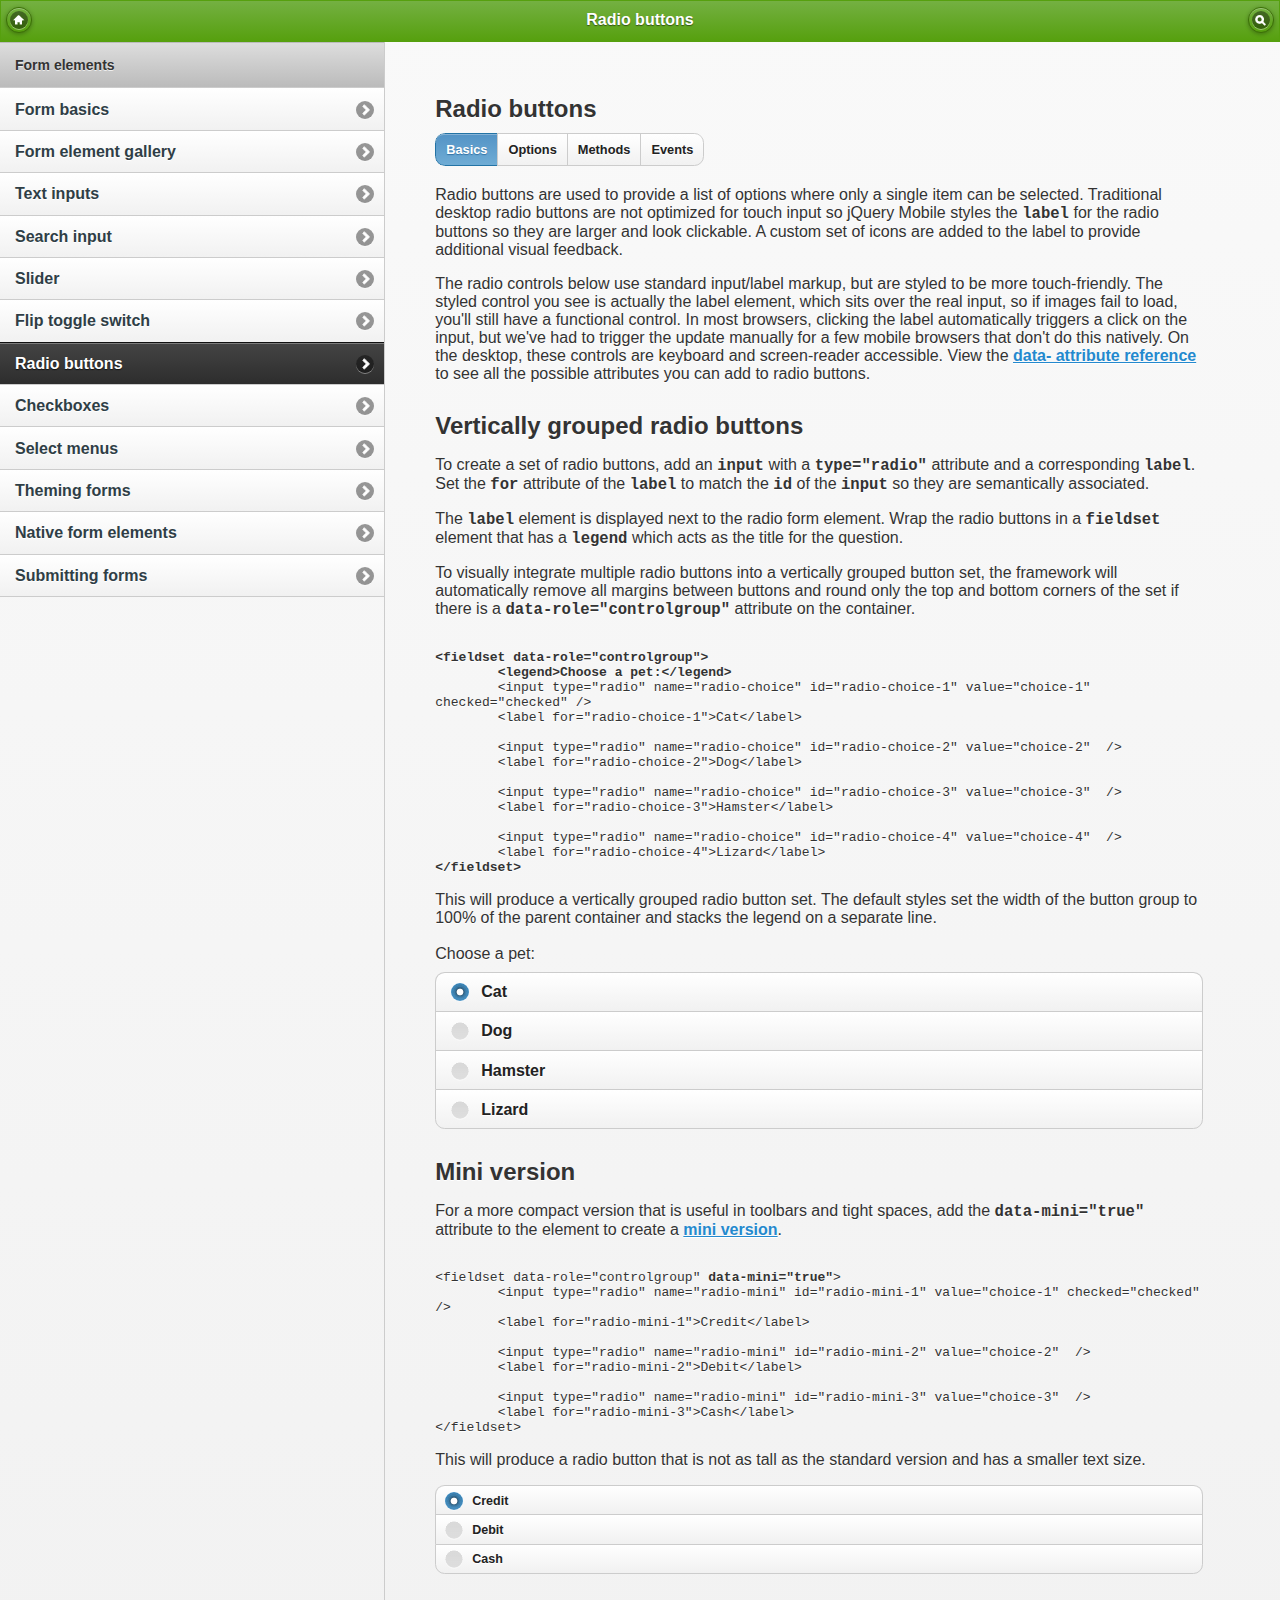
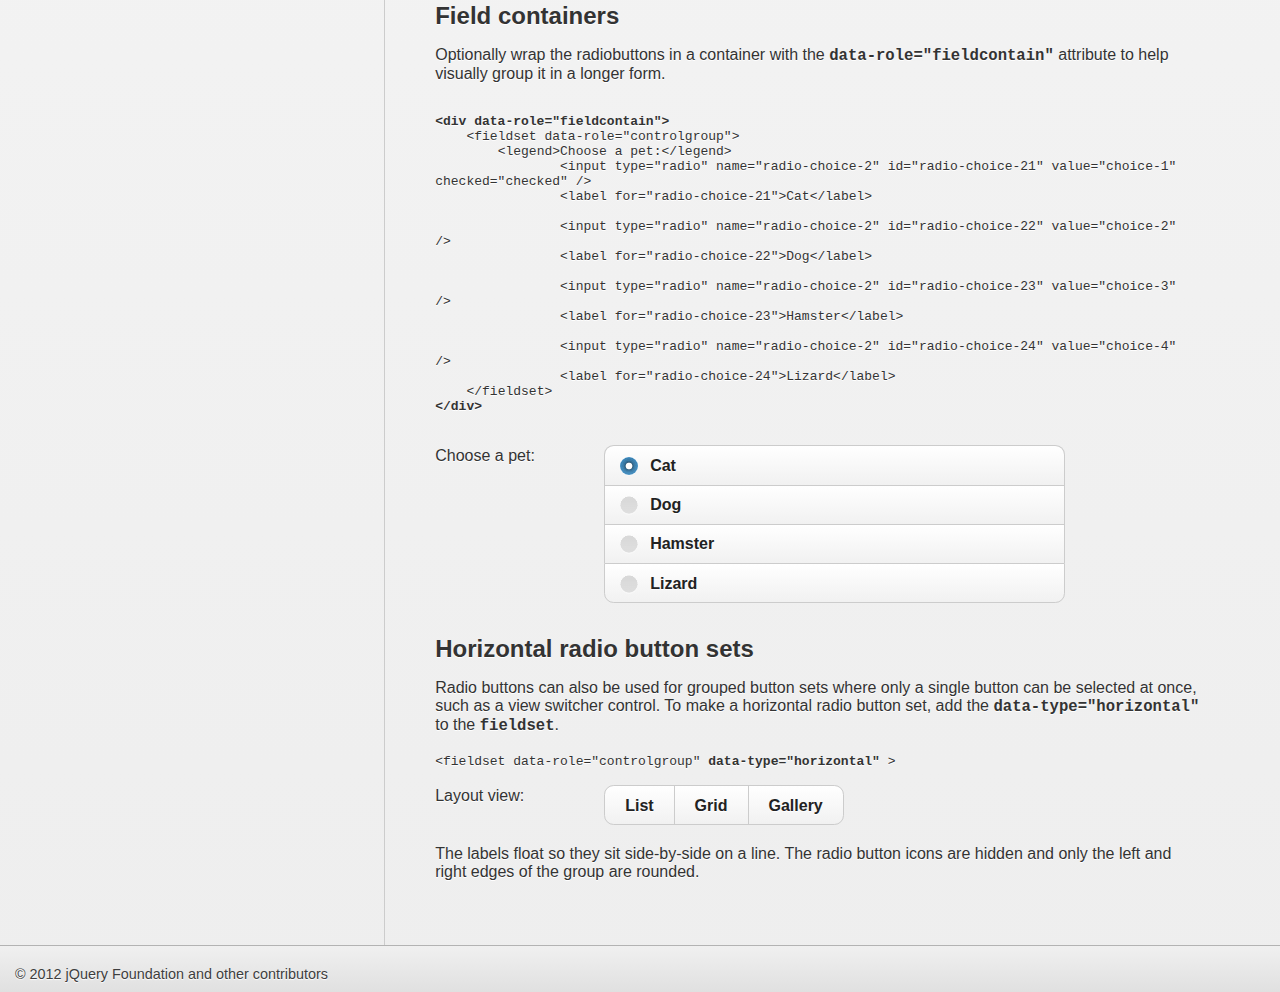
<file: js/lib/jquery.mobile-1.1.1/demos/docs/forms/radiobuttons/index.html>
<!DOCTYPE html> 
<html>
	<head>
	<meta charset="utf-8">
	<meta name="viewport" content="width=device-width, initial-scale=1"> 
	<title>jQuery Mobile Docs - Radio Buttons</title> 
	<link rel="stylesheet"  href="../../../css/themes/default/jquery.mobile-1.1.1.css" />
	<link rel="stylesheet" href="../../_assets/css/jqm-docs.css"/> 
	<script src="../../../js/jquery.js"></script>
	<script src="../../../docs/_assets/js/jqm-docs.js"></script>
	<script src="../../../js/jquery.mobile-1.1.1.js"></script>

</head> 
<body> 

	<div data-role="page" class="type-interior">

		<div data-role="header" data-theme="f">
		<h1>Radio buttons</h1>
		<a href="../../../" data-icon="home" data-iconpos="notext" data-direction="reverse">Home</a>
		<a href="../../nav.html" data-icon="search" data-iconpos="notext" data-rel="dialog" data-transition="fade">Search</a>
	</div><!-- /header -->

	<div data-role="content">
		<div class="content-primary">
		
		<form action="#" method="get">

		<h2>Radio buttons</h2>

    <ul data-role="controlgroup" data-type="horizontal" class="localnav">
      <li><a href="index.html" data-role="button" data-transition="fade" class="ui-btn-active">Basics</a></li>
      <li><a href="options.html" data-role="button" data-transition="fade">Options</a></li>
      <li><a href="methods.html" data-role="button" data-transition="fade">Methods</a></li>
      <li><a href="events.html" data-role="button" data-transition="fade">Events</a></li>
    </ul>

		<p>Radio buttons are used to provide a list of options where only a single item can be selected. Traditional desktop radio buttons are not optimized for touch input so jQuery Mobile styles the <code>label</code> for the radio buttons so they are larger and look clickable. A custom set of icons are added to the label to provide additional visual feedback.</p>
		
		<p>The radio controls below use standard input/label markup, but are styled to be more touch-friendly. The styled control you see is actually the label element, which sits over the real input, so if images fail to load, you'll still have a functional control. In most browsers, clicking the label automatically triggers a click on the input, but we've had to trigger the update manually for a few mobile browsers that don't do this natively. On the desktop, these controls are keyboard and screen-reader accessible. View the <a href="../../api/data-attributes.html">data- attribute reference</a> to see all the possible attributes you can add to radio buttons.</p>
		
		<h2>Vertically grouped radio buttons</h2>
		
		<p>To create a set of radio buttons, add an <code>input</code> with a <code>type="radio"</code> attribute and a corresponding <code>label</code>. Set the <code>for</code> attribute of the <code>label</code> to match the <code>id</code> of the <code>input</code> so they are semantically associated.</p>
		
		<p>The <code>label</code> element is displayed next to the radio form element. Wrap the radio buttons in a <code>fieldset</code> element that has a <code>legend</code> which acts as the title for the question.</p>
		
		<p>To visually integrate multiple radio buttons into a vertically grouped button set, the framework will automatically remove all margins between buttons and round only the top and bottom corners of the set if there is a <code> data-role="controlgroup"</code> attribute on the container.</p>
				
<pre><code>	
<strong>&lt;fieldset data-role=&quot;controlgroup&quot;&gt;
	&lt;legend&gt;Choose a pet:&lt;/legend&gt;</strong>
     	&lt;input type=&quot;radio&quot; name=&quot;radio-choice&quot; id=&quot;radio-choice-1&quot; value=&quot;choice-1&quot; checked=&quot;checked&quot; /&gt;
     	&lt;label for=&quot;radio-choice-1&quot;&gt;Cat&lt;/label&gt;

     	&lt;input type=&quot;radio&quot; name=&quot;radio-choice&quot; id=&quot;radio-choice-2&quot; value=&quot;choice-2&quot;  /&gt;
     	&lt;label for=&quot;radio-choice-2&quot;&gt;Dog&lt;/label&gt;

     	&lt;input type=&quot;radio&quot; name=&quot;radio-choice&quot; id=&quot;radio-choice-3&quot; value=&quot;choice-3&quot;  /&gt;
     	&lt;label for=&quot;radio-choice-3&quot;&gt;Hamster&lt;/label&gt;

     	&lt;input type=&quot;radio&quot; name=&quot;radio-choice&quot; id=&quot;radio-choice-4&quot; value=&quot;choice-4&quot;  /&gt;
     	&lt;label for=&quot;radio-choice-4&quot;&gt;Lizard&lt;/label&gt;
<strong>&lt;/fieldset&gt;</strong>
</code></pre>

		
		<p>This will produce a vertically grouped radio button set. The default styles set the width of the button group to 100% of the parent container and stacks the legend on a separate line.</p>
		
		
	    <fieldset data-role="controlgroup">
	    	<legend>Choose a pet:</legend>
	         	<input type="radio" name="radio-pet" id="radio-pet-1a" value="choice-1" checked="checked"  />
	         	<label for="radio-pet-1a">Cat</label>

	         	<input type="radio" name="radio-pet" id="radio-pet-2a" value="choice-2"  />
	         	<label for="radio-pet-2a">Dog</label>

	         	<input type="radio" name="radio-pet" id="radio-pet-3a" value="choice-3"  />
	         	<label for="radio-pet-3a">Hamster</label>

	         	<input type="radio" name="radio-pet" id="radio-pet-4a" value="choice-4"  />
	         	<label for="radio-pet-4a">Lizard</label>
	    </fieldset>

		<h2>Mini version</h2>

		<p>For a more compact version that is useful in toolbars and tight spaces, add the <code>data-mini="true"</code> attribute to the element to create a <a href="../forms-all-mini.html">mini version</a>. </p>

<pre><code>			
&lt;fieldset data-role=&quot;controlgroup&quot; <strong>data-mini=&quot;true&quot;</strong>&gt;
    	&lt;input type=&quot;radio&quot; name=&quot;radio-mini&quot; id=&quot;radio-mini-1&quot; value=&quot;choice-1&quot; checked=&quot;checked&quot; /&gt;
    	&lt;label for=&quot;radio-mini-1&quot;&gt;Credit&lt;/label&gt;

	&lt;input type=&quot;radio&quot; name=&quot;radio-mini&quot; id=&quot;radio-mini-2&quot; value=&quot;choice-2&quot;  /&gt;
    	&lt;label for=&quot;radio-mini-2&quot;&gt;Debit&lt;/label&gt;
    	
    	&lt;input type=&quot;radio&quot; name=&quot;radio-mini&quot; id=&quot;radio-mini-3&quot; value=&quot;choice-3&quot;  /&gt;
    	&lt;label for=&quot;radio-mini-3&quot;&gt;Cash&lt;/label&gt;
&lt;/fieldset&gt;
</code></pre>

		<p>This will produce a radio button that is not as tall as the standard version and has a smaller text size.</p>
		
		<fieldset data-role="controlgroup" data-mini="true">
	         	<input type="radio" name="radio-mini" id="radio-mini-1" value="choice-1" checked="checked" />
	         	<label for="radio-mini-1">Credit</label>
	         	<input type="radio" name="radio-mini" id="radio-mini-2" value="choice-2"  />
	         	<label for="radio-mini-2">Debit</label>
	         	<input type="radio" name="radio-mini" id="radio-mini-3" value="choice-3"  />
	         	<label for="radio-mini-3">Cash</label>
	    </fieldset>
		
		<h2>Field containers</h2>
		
		<p>Optionally wrap the radiobuttons in a container with the <code>data-role="fieldcontain"</code> attribute to help visually group it in a longer form.</p>
	<pre><code>	
<strong>&lt;div data-role=&quot;fieldcontain&quot;&gt;</strong>
    &lt;fieldset data-role=&quot;controlgroup&quot;&gt;
    	&lt;legend&gt;Choose a pet:&lt;/legend&gt;
         	&lt;input type=&quot;radio&quot; name=&quot;radio-choice-2&quot; id=&quot;radio-choice-21&quot; value=&quot;choice-1&quot; checked=&quot;checked&quot; /&gt;
         	&lt;label for=&quot;radio-choice-21&quot;&gt;Cat&lt;/label&gt;

         	&lt;input type=&quot;radio&quot; name=&quot;radio-choice-2&quot; id=&quot;radio-choice-22&quot; value=&quot;choice-2&quot;  /&gt;
         	&lt;label for=&quot;radio-choice-22&quot;&gt;Dog&lt;/label&gt;

         	&lt;input type=&quot;radio&quot; name=&quot;radio-choice-2&quot; id=&quot;radio-choice-23&quot; value=&quot;choice-3&quot;  /&gt;
         	&lt;label for=&quot;radio-choice-23&quot;&gt;Hamster&lt;/label&gt;

         	&lt;input type=&quot;radio&quot; name=&quot;radio-choice-2&quot; id=&quot;radio-choice-24&quot; value=&quot;choice-4&quot;  /&gt;
         	&lt;label for=&quot;radio-choice-24&quot;&gt;Lizard&lt;/label&gt;
    &lt;/fieldset&gt;
<strong>&lt;/div&gt;
</strong>	</code></pre>

		<div data-role="fieldcontain">
		    <fieldset data-role="controlgroup">
		    	<legend>Choose a pet:</legend>
		         	<input type="radio" name="radio-pet-1" id="radio-pet-1" value="choice-1" checked="checked"  />
		         	<label for="radio-pet-1">Cat</label>

		         	<input type="radio" name="radio-pet-1" id="radio-pet-2" value="choice-2"  />
		         	<label for="radio-pet-2">Dog</label>

		         	<input type="radio" name="radio-pet-1" id="radio-pet-3" value="choice-3"  />
		         	<label for="radio-pet-3">Hamster</label>

		         	<input type="radio" name="radio-pet-1" id="radio-pet-4" value="choice-4"  />
		         	<label for="radio-pet-4">Lizard</label>
		    </fieldset>
		</div>
			<h2>Horizontal radio button sets</h2>

			<p>Radio buttons can also be used for grouped button sets where only a single button can be selected at once, such as a view switcher control. To make a horizontal radio button set, add the <code> data-type="horizontal"</code> to the <code>fieldset</code>.</p>

	<code>
	&lt;fieldset data-role=&quot;controlgroup&quot; <strong>data-type=&quot;horizontal&quot;</strong> &gt;
	</code>

	<div data-role="fieldcontain">
	    <fieldset data-role="controlgroup" data-type="horizontal">
	     	<legend>Layout view:</legend>
	         	<input type="radio" name="radio-view" id="radio-view-a" value="list"  />
	         	<label for="radio-view-a">List</label>
	         	<input type="radio" name="radio-view" id="radio-view-b" value="grid"  />
	         	<label for="radio-view-b">Grid</label>
	         	<input type="radio" name="radio-view" id="radio-view-c" value="gallery"  />
	         	<label for="radio-view-c">Gallery</label>
	    </fieldset>
	</div>

				<p>The labels float so they sit side-by-side on a line. The radio button icons are hidden and only the left and right edges of the group are rounded.</p>
				

	



	</form>
	
	</div><!--/content-primary -->		
	
	<div class="content-secondary">
		
		<div data-role="collapsible" data-collapsed="true" data-theme="b" data-content-theme="d">
			
				<h3>More in this section</h3>
				
				<ul data-role="listview" data-theme="c" data-dividertheme="d">
				
					<li data-role="list-divider">Form elements</li>
					<li><a href="../docs-forms.html">Form basics</a></li>
					<li><a href="../forms-all.html">Form element gallery</a></li>
					<li><a href="../textinputs/index.html">Text inputs</a></li>
					<li><a href="../search/">Search input</a></li>
					<li><a href="../slider/">Slider</a></li>
					<li><a href="../switch/">Flip toggle switch</a></li>
					<li data-theme="a"><a href="index.html">Radio buttons</a></li>
					<li><a href="../checkboxes/">Checkboxes</a></li>
					<li><a href="../selects/">Select menus</a></li>
					<li><a href="../forms-themes.html">Theming forms</a></li>
					<li><a href="../forms-all-native.html">Native form elements</a></li>
					<li><a href="../forms-sample.html">Submitting forms</a></li>
					
	
				</ul>
		</div>
	</div>		

</div><!-- /content -->

<div data-role="footer" class="footer-docs" data-theme="c">
		<p>&copy; 2012 jQuery Foundation and other contributors</p>
</div>
	
</div><!-- /page -->

</body>
</html>
</file>
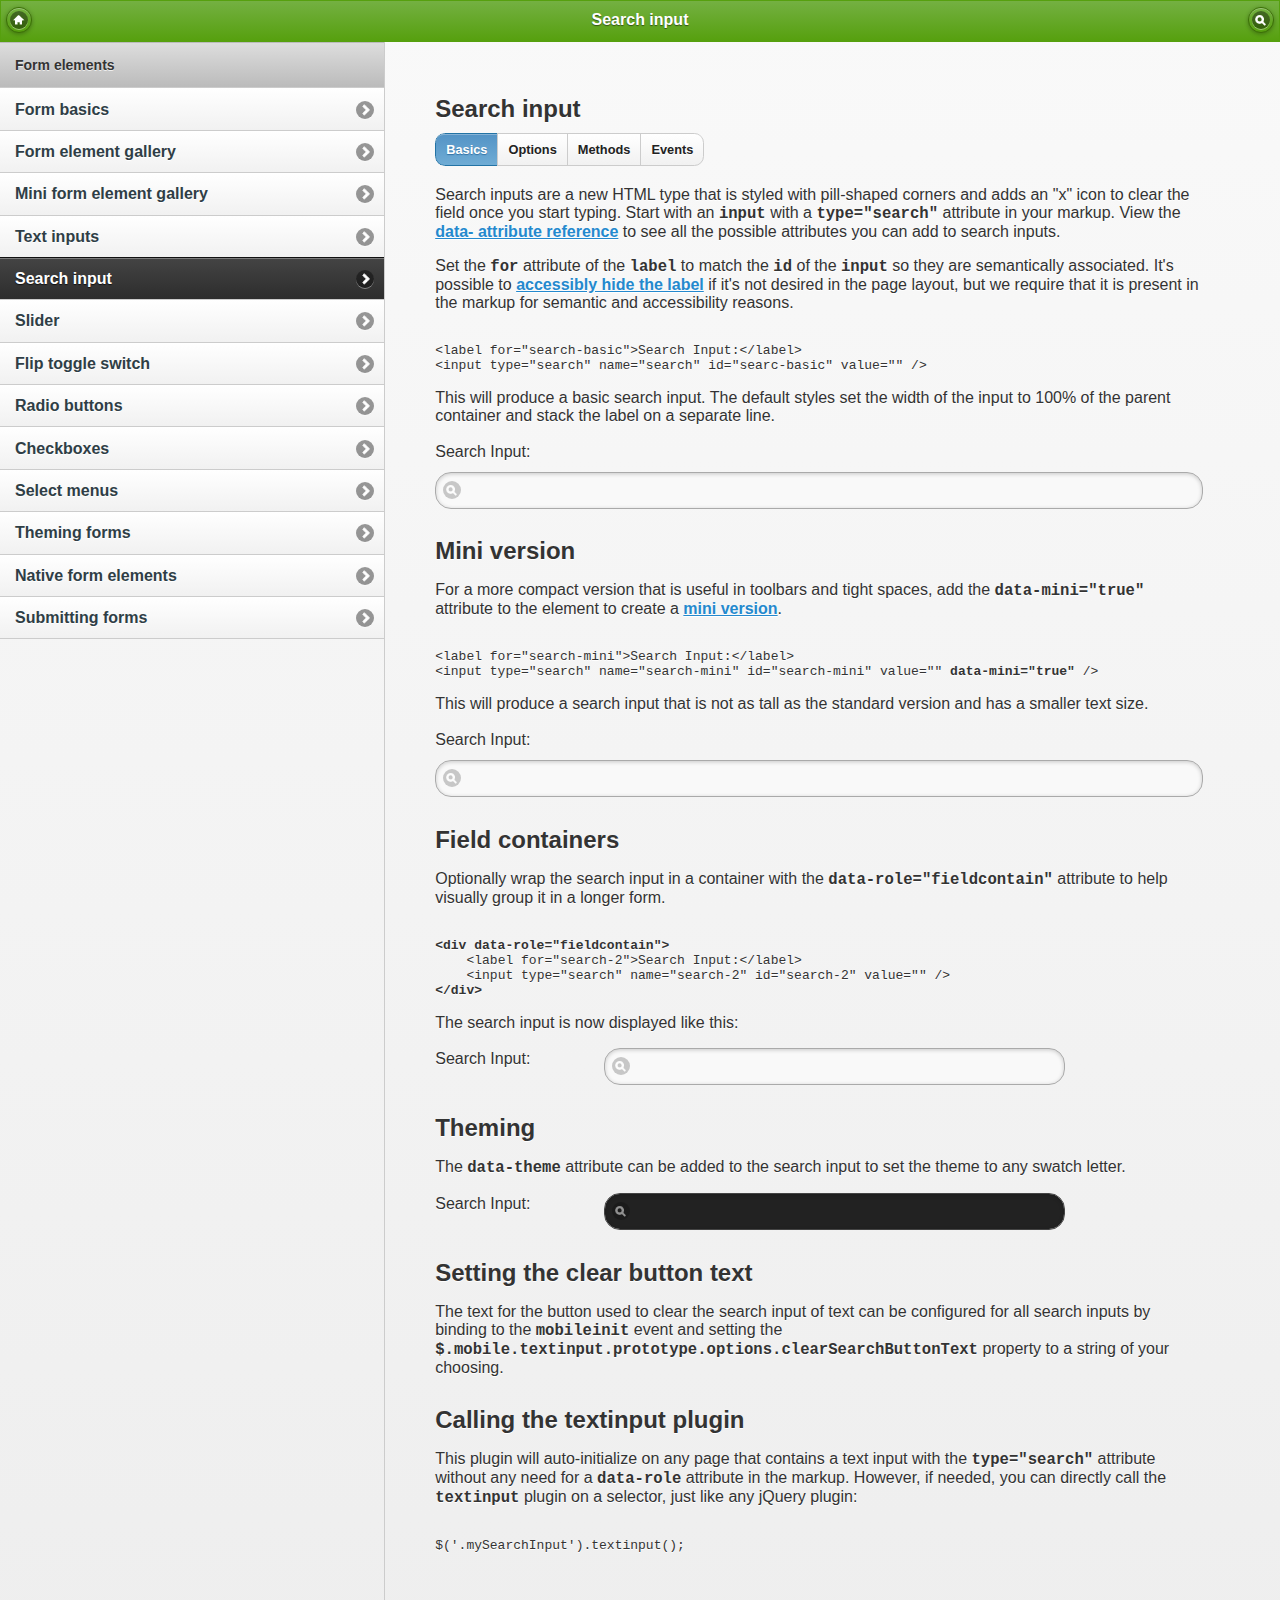
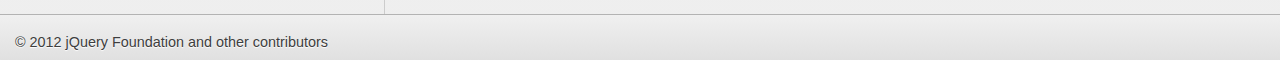
<file: js/lib/jquery.mobile-1.1.1/demos/docs/forms/search/index.html>
<!DOCTYPE html> 
<html>
	<head>
	<meta charset="utf-8">
	<meta name="viewport" content="width=device-width, initial-scale=1"> 
	<title>jQuery Mobile Docs - Search input</title> 
	<link rel="stylesheet"  href="../../../css/themes/default/jquery.mobile-1.1.1.css" />
	<link rel="stylesheet" href="../../_assets/css/jqm-docs.css"/>
	<script src="../../../js/jquery.js"></script>
	<script src="../../../docs/_assets/js/jqm-docs.js"></script>
	<script src="../../../js/jquery.mobile-1.1.1.js"></script>

</head> 
<body> 

	<div data-role="page" class="type-interior">

		<div data-role="header" data-theme="f">
		<h1>Search input</h1>
		<a href="../../../" data-icon="home" data-iconpos="notext" data-direction="reverse">Home</a>
		<a href="../../nav.html" data-icon="search" data-iconpos="notext" data-rel="dialog" data-transition="fade">Search</a>
	</div><!-- /header -->

	<div data-role="content">
		<div class="content-primary">
		
		<form action="#" method="get">

			<h2>Search input</h2>
			
			<ul data-role="controlgroup" data-type="horizontal" class="localnav">
				<li><a href="index.html" data-role="button" data-transition="fade" class="ui-btn-active">Basics</a></li>
				<li><a href="options.html" data-role="button" data-transition="fade">Options</a></li>
				<li><a href="methods.html" data-role="button" data-transition="fade">Methods</a></li>
				<li><a href="events.html" data-role="button" data-transition="fade">Events</a></li>
			</ul>

			<p>Search inputs are a new HTML type that is styled with pill-shaped corners and adds an "x" icon to clear the field once you start typing. Start with an <code>input</code> with a <code>type="search"</code> attribute in your markup. View the <a href="../../api/data-attributes.html">data- attribute reference</a> to see all the possible attributes you can add to search inputs.</p>
			
			<p>Set the <code>for</code> attribute of the <code>label</code> to match the <code>id</code> of the <code>input</code> so they are semantically associated. It's possible to <a href="../docs-forms.html">accessibly hide the label</a> if it's not desired in the page layout, but we require that it is present in the markup for semantic and accessibility reasons.</p>
				
<pre><code>	
&lt;label for=&quot;search-basic&quot;&gt;Search Input:&lt;/label&gt;
&lt;input type=&quot;search&quot; name=&quot;search&quot; id=&quot;searc-basic&quot; value=&quot;&quot; /&gt;
</code></pre>	

				<p>This will produce a basic search input. The default styles set the width of the input to 100% of the parent container and stack the label on a separate line.</p>
		         <label for="search-basic">Search Input:</label>
				 <input type="search" name="search" id="search-basic" value="" />
		        
				<h2>Mini version</h2>

				<p>For a more compact version that is useful in toolbars and tight spaces, add the <code>data-mini="true"</code> attribute to the element to create a <a href="../forms-all-mini.html">mini version</a>. </p>

<pre><code>	
&lt;label for=&quot;search-mini&quot;&gt;Search Input:&lt;/label&gt;
&lt;input type=&quot;search&quot; name=&quot;search-mini&quot; id=&quot;search-mini&quot; value=&quot;&quot; <strong>data-mini=&quot;true&quot;</strong> /&gt;
</code></pre>

				<p>This will produce a search input that is not as tall as the standard version and has a smaller text size.</p>
		         <label for="search-mini">Search Input:</label>
				 <input type="search" name="search-mini" id="search-mini" value="" />

				<h2>Field containers</h2>
				
				 <p>Optionally wrap the search input in a container with the <code>data-role="fieldcontain"</code> attribute to help visually group it in a longer form.</p>

<pre><code>	
<strong>&lt;div data-role=&quot;fieldcontain&quot;&gt;
</strong>    &lt;label for=&quot;search-2&quot;&gt;Search Input:&lt;/label&gt;
    &lt;input type=&quot;search&quot; name=&quot;search-2&quot; id=&quot;search-2&quot; value=&quot;&quot; /&gt;
<strong>&lt;/div&gt;
</strong></code></pre>	
			 
			<p>The search input is now displayed like this:</p>
			<div data-role="fieldcontain">
	         <label for="search-2">Search Input:</label>
	         <input type="search" name="search-2" id="search-2" value="" />
			</div>

			<h2>Theming</h2>
			<p>The <code>data-theme</code> attribute can be added to the search input to set the theme to any swatch letter.</p>
			<div data-role="fieldcontain">
	         <label for="search-3">Search Input:</label>
	         <input type="search" name="search-3" id="search-3" value="" data-theme="a" />
			</div>

			<h2>Setting the clear button text</h2>
			<p>The text for the button used to clear the search input of text can be configured for all search inputs by binding to the <code>mobileinit</code> event and setting the <code>$.mobile.textinput.prototype.options.clearSearchButtonText</code> property to a string of your choosing.</p>
			
			<h2>Calling the textinput plugin</h2>

<p>This plugin will auto-initialize on any page that contains a text input with the <code>type="search"</code> attribute without any need for a <code>data-role</code> attribute in the markup. However, if needed, you can directly call the <code>textinput</code> plugin on a selector, just like any jQuery plugin:</p>
<pre><code>
$('.mySearchInput').textinput();			
</code></pre>
			

	</form>
	
	</div><!--/content-primary -->		
	
	<div class="content-secondary">
		
		<div data-role="collapsible" data-collapsed="true" data-theme="b" data-content-theme="d">
			
				<h3>More in this section</h3>
				
				<ul data-role="listview" data-theme="c" data-dividertheme="d">
				
					<li data-role="list-divider">Form elements</li>
					<li><a href="../docs-forms.html">Form basics</a></li>
					<li><a href="../forms-all.html">Form element gallery</a></li>
					<li><a href="../forms-all-mini.html">Mini form element gallery</a></li>
					<li><a href="../textinputs/index.html">Text inputs</a></li>
					<li data-theme="a"><a href="index.html">Search input</a></li>
					<li><a href="../slider/">Slider</a></li>
					<li><a href="../switch/">Flip toggle switch</a></li>
					<li><a href="../radiobuttons/">Radio buttons</a></li>
					<li><a href="../checkboxes/">Checkboxes</a></li>
					<li><a href="../selects/">Select menus</a></li>
					<li><a href="../forms-themes.html">Theming forms</a></li>
					<li><a href="../forms-all-native.html">Native form elements</a></li>
					<li><a href="../forms-sample.html">Submitting forms</a></li>
					
	
				</ul>
		</div>
	</div>		

</div><!-- /content -->

<div data-role="footer" class="footer-docs" data-theme="c">
		<p>&copy; 2012 jQuery Foundation and other contributors</p>
</div>
	
</div><!-- /page -->

</body>
</html>
</file>
<file: js/lib/jquery.mobile-1.1.1/demos/docs/_assets/css/jqm-docs.css>
/* jqm docs css

Beware: lots of last-minute CSS going on in here 
cobblers, shoes, 
*/

body { background: #dddddd; }
.ui-mobile .type-home .ui-content { margin: 0; background: #e5e5e5 url(../images/jqm-sitebg.png) top center repeat-x; }
.ui-mobile #jqm-homeheader { padding: 40px 10px 0; text-align: center;  margin: 0 auto; }
.ui-mobile #jqm-homeheader h1 { margin: 0 0 ; }
.ui-mobile #jqm-homeheader p { margin: .3em 0 0; line-height: 1.3; font-size: .9em; font-weight: bold; color: #666; }
.ui-mobile #jqm-version { text-indent: -99999px; background: url(../images/version.png) top right no-repeat; width: 119px; height: 122px; overflow: hidden; position: absolute; z-index: 50; top: -11px; right: 0; }
/* .ui-mobile .jqm-themeswitcher { margin: 10px 25px 10px 10px;  } */

.jqm-version {
background: #f7cf57;
border: solid #fff;
border-width: 2px 0;
color: #000;
display: block;
font-weight: bold;
position: absolute;
padding: .25em 3em;
right: -2.5em;
text-align: center;
text-shadow: 0 1px 1px #fff;
top: .75em;
width: 78px;
z-index: 9;
-webkit-transform: rotate(45deg);
-moz-transform: rotate(45deg);
-o-transform: rotate(45deg);
transform: rotate(45deg);

-webkit-box-shadow: 0 0 6px rgba(0,0,0,.50);
-moz-box-shadow: 0 0 6px rgba(0,0,0,.50);
-o-box-shadow: 0 0 6px rgba(0,0,0,.50);
box-shadow: 0 0 6px rgba(0,0,0,.50);
}
.jqm-version b {
color: #a21412;
}

h2 { margin:1.2em 0 .4em 0; }
p code { font-size:1.2em; font-weight:bold; } 
h4 code {font-size:1.2em; font-weight:bold; }

dt { font-weight: bold; margin: 2em 0 .5em; }
dt code, dd code { font-size:1.3em; line-height:150%; }
pre { white-space: pre; white-space: pre-wrap; word-wrap: break-word; }

#jqm-homeheader img { width: 235px; }
img { max-width: 100%; }

/* fluid images moved from jquery.mobile.core.css*/
.ui-mobile img {
	max-width: 100%;
}

.ui-header .jqm-home { top: 0; }
nav { margin: 0; }



p.intro {
	font-size: .96em;
	line-height: 1.3;
		border-top: 1px solid #75ae18;
		border-bottom: 0;
		background: none;
		margin: 1.5em 0;
		padding: 1.5em 15px 0;

}
p.intro strong {
	color:  #558e08;
}
.footer-docs {
	padding: 5px 0;
}
.footer-docs p {
	margin-left:15px;
	font-weight: normal;
	font-size: .9em;
}

.type-interior .content-secondary {
	border-right: 0;
	border-left: 0;
	margin: 10px -15px 0;
	background: #fff;
	border-top: 1px solid #ccc;
}
.type-home .ui-content {
	margin-top: 5px;
	overflow: hidden;
	position: relative;
}
.type-interior .ui-content {
	padding-bottom: 0;
}
.content-secondary .ui-collapsible {
	padding: 0 15px 10px;

}
.content-secondary .ui-collapsible-content {
	padding: 0;
	background: none;
	border-bottom: none;
}
.content-secondary .ui-listview {
	margin: 0;
}
/* new API additions */

dt {  
	margin: 35px 0 15px 0; 
	background-color:#ddd; 
	font-weight:normal;
}
dt code { 
	display:inline-block; 
	font-weight:bold;
	color:#56A00E; 
	padding:3px 7px; 
	margin-right:10px; 
	background-color:#fff; 
}
dd { 
	margin-bottom:10px; 
}
dd .default { font-weight:bold; }
dd pre { 
	margin:0 0 0 0; 
}
dd code { font-weight: normal; }
dd pre code { 
	margin:0; 
	border:none; 
	font-weight:normal; 
	font-size:100%; 
	background-color:transparent; 
}
dd h4 { margin:15px 0 0 0; }
		
.localnav {
	margin:0 0 20px 0;
	overflow:hidden;
}
.localnav li {
	float:left;
}
.localnav .ui-btn-inner { 
	padding: .6em 10px; 
	font-size:80%; 
}

/* custom dialog for the photos sharing */
.ui-dialog.dialog-actionsheet .ui-dialog-contain {
	margin-top: 0;
}



/* F bar theme - just for the docs overview headers */
.ui-bar-f {
	border: 1px solid #56A00E;
	background: 			#74b042;
	color: 					#fff;
	font-weight: bold;
	text-shadow: 0 1px 1px #335413;	
	background-image: -webkit-gradient(linear, left top, left bottom, from(#74b042), to(#56A00E)); /* Saf4+, Chrome */
	background-image: -webkit-linear-gradient(#74b042, #56A00E); /* Chrome 10+, Saf5.1+ */
	background-image:    -moz-linear-gradient(#74b042, #56A00E); /* FF3.6 */
	background-image:     -ms-linear-gradient(#74b042, #56A00E); /* IE10 */
	background-image:      -o-linear-gradient(#74b042, #56A00E); /* Opera 11.10+ */
	background-image:         linear-gradient(#74b042, #56A00E);		
}
.ui-bar-f, 
.ui-bar-f input, 
.ui-bar-f select, 
.ui-bar-f textarea, 
.ui-bar-f button {
	font-family: Helvetica, Arial, sans-serif /*{global-font-family}*/;
}

.ui-bar-f,
.ui-bar-f .ui-link-inherit {
	color: 					#fff;
}
.ui-bar-f .ui-link {
	color: 					#fff;
	font-weight: bold;
}
.ui-btn-up-f {
	border: 1px solid 		#3B6F07;
	background: 			#56A00E;
	font-weight: bold;
	color: 					#fff;
	text-shadow: 0 1px 1px #234403;
	background-image: -webkit-gradient(linear, left top, left bottom, from(#74b042), to(#56A00E)); /* Saf4+, Chrome */
	background-image: -webkit-linear-gradient(#74b042, #56A00E); /* Chrome 10+, Saf5.1+ */
	background-image:    -moz-linear-gradient(#74b042, #56A00E); /* FF3.6 */
	background-image:     -ms-linear-gradient(#74b042, #56A00E); /* IE10 */
	background-image:      -o-linear-gradient(#74b042, #56A00E); /* Opera 11.10+ */
	background-image:         linear-gradient(#74b042, #56A00E);
}
.ui-btn-up-f a.ui-link-inherit {
	color: 					#fff;
}
.ui-btn-hover-f {
	border: 1px solid 		#3B6F07;
	background: 			#6EBC1F;
	font-weight: bold;
	color: 					#fff;
	text-shadow: 0 1px 1px #234403;
	background-image: -webkit-gradient(linear, left top, left bottom, from(#8FC963), to(#6EBC1F)); /* Saf4+, Chrome */
	background-image: -webkit-linear-gradient(#8FC963, #6EBC1F); /* Chrome 10+, Saf5.1+ */
	background-image:    -moz-linear-gradient(#8FC963, #6EBC1F); /* FF3.6 */
	background-image:     -ms-linear-gradient(#8FC963, #6EBC1F); /* IE10 */
	background-image:      -o-linear-gradient(#8FC963, #6EBC1F); /* Opera 11.10+ */
	background-image:         linear-gradient(#8FC963, #6EBC1F);
}
.ui-btn-hover-f a.ui-link-inherit {
	color: 					#fff;
}
.ui-btn-down-f {
	border: 1px solid 		#3B6F07;
	background: 			#3d3d3d;
	font-weight: bold;
	color: 					#fff;
	text-shadow: 0 1px 1px #234403;
	background-image: -webkit-gradient(linear, left top, left bottom, from(#56A00E), to(#64A234)); /* Saf4+, Chrome */
	background-image: -webkit-linear-gradient(#56A00E, #64A234); /* Chrome 10+, Saf5.1+ */
	background-image:    -moz-linear-gradient(#56A00E, #64A234); /* FF3.6 */
	background-image:     -ms-linear-gradient(#56A00E, #64A234); /* IE10 */
	background-image:      -o-linear-gradient(#56A00E, #64A234); /* Opera 11.10+ */
	background-image:         linear-gradient(#56A00E, #64A234);
}
.ui-btn-down-f a.ui-link-inherit {
	color: 					#fff;
}
.ui-btn-up-f,
.ui-btn-hover-f,
.ui-btn-down-f {
	font-family: Helvetica, Arial, sans-serif;
	text-decoration: none;
}




/* docs site layout */

@media all and (min-width: 650px){
	

	.type-home .ui-content {
		margin-top: 5px;
	}
	.ui-mobile #jqm-homeheader {
		max-width: 340px;
	}
/*
	.ui-mobile .jqm-themeswitcher {
		float: right;
	}
*/
	p.intro {
		margin: 2em 0;
	}
	.type-home .ui-content,
	.type-interior .ui-content {
		padding: 0;
		background: url(../images/px-ccc.gif) 50% 0 repeat-y;
	}
	.type-interior .ui-content {
		background-position: 45%;
		overflow: hidden;
	}
	.content-secondary {
		text-align: left;
		float: left;
		width: 45%;
		background: none;
	}
	.content-secondary,
	.type-interior .content-secondary {
		margin: 30px 0 20px 2%;
		padding: 20px 4% 0 0;
			background: none;
					border-top: none;
	}
	.type-index .content-secondary {
		padding: 0;
	}
	.content-secondary .ui-collapsible {
		margin: 0;
		padding: 0;
	}
	.content-secondary .ui-collapsible-content {
		border: none;
	}
	.type-index .content-secondary .ui-listview {
		margin: 0;
	}

	.ui-mobile #jqm-homeheader {
		padding: 0;
	}
	.content-primary {
		width: 45%;
		float: right;
		margin-top: 30px;
		margin-right: 1%;
		padding-right: 1%;
	}
	.content-primary ul:first-child {
		margin-top: 0;
	}
	.content-secondary h2 {
		position: absolute;
		left: -9999px;
	}
	.type-interior .content-primary {
		padding: 1.5em 6% 3em 0;
		margin: 0;
	}
	/* fix up the collapsibles - expanded on desktop */
	.content-secondary .ui-collapsible-heading {
		display: none;
	}
	.content-secondary .ui-collapsible-contain {
		margin:0;
	}
	.content-secondary .ui-collapsible-content {
		display: block;
		margin: 0;
		padding: 0;
	}
	.type-interior  .content-secondary .ui-li-divider {
		padding-top: 1em;
		padding-bottom: 1em;
	}
	.type-interior .content-secondary {
		margin: 0;
		padding: 0;
	}
	
}
@media all and (min-width: 750px){
	.type-home .ui-content,
	.type-interior .ui-content {
		background-position: 39%;
	}
	.content-secondary {
		width: 34%;
	}
	.content-primary {
		width: 56%;
		padding-right: 1%;
	}	
	.type-interior .ui-content {
		background-position: 34%;
	}
}

@media all and (min-width: 1200px){
	.type-home .ui-content{
		background-position: 38.5%;
	}
	.type-interior .ui-content {
		background-position: 30%;
	}
	.content-secondary {
		width: 30%;
		padding-right:6%;
		margin: 30px 0 20px 5%;
	}
	.type-interior .content-secondary {
		margin: 0;
		padding: 0;
	}
	.content-primary {
		width: 50%;
		margin-right: 5%;
		padding-right: 3%;
	}
	.type-interior .content-primary {
		width: 60%;
	}
}
</file>
<file: css/style.css>
/* normalize.css v1.0.1 | MIT License | git.io/normalize */
/* ==========================================================================
   HTML5 display definitions
   ========================================================================== */
/*
 * Corrects `block` display not defined in IE 6/7/8/9 and Firefox 3.
 */
article,
aside,
details,
figcaption,
figure,
footer,
header,
hgroup,
nav,
section,
summary {
  display: block; }

/*
 * Corrects `inline-block` display not defined in IE 6/7/8/9 and Firefox 3.
 */
audio,
canvas,
video {
  display: inline-block;
  *display: inline;
  *zoom: 1; }

/*
 * Prevents modern browsers from displaying `audio` without controls.
 * Remove excess height in iOS 5 devices.
 */
audio:not([controls]) {
  display: none;
  height: 0; }

/*
 * Addresses styling for `hidden` attribute not present in IE 7/8/9, Firefox 3,
 * and Safari 4.
 * Known issue: no IE 6 support.
 */
[hidden] {
  display: none; }

/* ==========================================================================
   Base
   ========================================================================== */
/*
 * 1. Corrects text resizing oddly in IE 6/7 when body `font-size` is set using
 *    `em` units.
 * 2. Prevents iOS text size adjust after orientation change, without disabling
 *    user zoom.
 */
html {
  font-size: 100%;
  /* 1 */
  -webkit-text-size-adjust: 100%;
  /* 2 */
  -ms-text-size-adjust: 100%;
  /* 2 */ }

/*
 * Addresses `font-family` inconsistency between `textarea` and other form
 * elements.
 */
html,
button,
input,
select,
textarea {
  font-family: sans-serif; }

/*
 * Addresses margins handled incorrectly in IE 6/7.
 */
body {
  margin: 0; }

/* ==========================================================================
   Links
   ========================================================================== */
/*
 * Addresses `outline` inconsistency between Chrome and other browsers.
 */
a:focus {
  outline: thin dotted; }

/*
 * Improves readability when focused and also mouse hovered in all browsers.
 */
a:active,
a:hover {
  outline: 0; }

/* ==========================================================================
   Typography
   ========================================================================== */
/*
 * Addresses font sizes and margins set differently in IE 6/7.
 * Addresses font sizes within `section` and `article` in Firefox 4+, Safari 5,
 * and Chrome.
 */
h1 {
  font-size: 2em;
  margin: 0.67em 0; }

h2 {
  font-size: 1.5em;
  margin: 0.83em 0; }

h3 {
  font-size: 1.17em;
  margin: 1em 0; }

h4 {
  font-size: 1em;
  margin: 1.33em 0; }

h5 {
  font-size: 0.83em;
  margin: 1.67em 0; }

h6 {
  font-size: 0.75em;
  margin: 2.33em 0; }

/*
 * Addresses styling not present in IE 7/8/9, Safari 5, and Chrome.
 */
abbr[title] {
  border-bottom: 1px dotted; }

/*
 * Addresses style set to `bolder` in Firefox 3+, Safari 4/5, and Chrome.
 */
b,
strong {
  font-weight: bold; }

blockquote {
  margin: 1em 40px; }

/*
 * Addresses styling not present in Safari 5 and Chrome.
 */
dfn {
  font-style: italic; }

/*
 * Addresses styling not present in IE 6/7/8/9.
 */
mark {
  background: #ff0;
  color: #000; }

/*
 * Addresses margins set differently in IE 6/7.
 */
p,
pre {
  margin: 1em 0; }

/*
 * Corrects font family set oddly in IE 6, Safari 4/5, and Chrome.
 */
code,
kbd,
pre,
samp {
  font-family: monospace, serif;
  _font-family: 'courier new', monospace;
  font-size: 1em; }

/*
 * Improves readability of pre-formatted text in all browsers.
 */
pre {
  white-space: pre;
  white-space: pre-wrap;
  word-wrap: break-word; }

/*
 * Addresses CSS quotes not supported in IE 6/7.
 */
q {
  quotes: none; }

/*
 * Addresses `quotes` property not supported in Safari 4.
 */
q:before,
q:after {
  content: '';
  content: none; }

/*
 * Addresses inconsistent and variable font size in all browsers.
 */
small {
  font-size: 80%; }

/*
 * Prevents `sub` and `sup` affecting `line-height` in all browsers.
 */
sub,
sup {
  font-size: 75%;
  line-height: 0;
  position: relative;
  vertical-align: baseline; }

sup {
  top: -0.5em; }

sub {
  bottom: -0.25em; }

/* ==========================================================================
   Lists
   ========================================================================== */
/*
 * Addresses margins set differently in IE 6/7.
 */
dl,
menu,
ol,
ul {
  margin: 1em 0; }

dd {
  margin: 0 0 0 40px; }

/*
 * Addresses paddings set differently in IE 6/7.
 */
menu,
ol,
ul {
  padding: 0 0 0 40px; }

/*
 * Corrects list images handled incorrectly in IE 7.
 */
nav ul,
nav ol {
  list-style: none;
  list-style-image: none; }

/* ==========================================================================
   Embedded content
   ========================================================================== */
/*
 * 1. Removes border when inside `a` element in IE 6/7/8/9 and Firefox 3.
 * 2. Improves image quality when scaled in IE 7.
 */
img {
  border: 0;
  /* 1 */
  -ms-interpolation-mode: bicubic;
  /* 2 */ }

/*
 * Corrects overflow displayed oddly in IE 9.
 */
svg:not(:root) {
  overflow: hidden; }

/* ==========================================================================
   Figures
   ========================================================================== */
/*
 * Addresses margin not present in IE 6/7/8/9, Safari 5, and Opera 11.
 */
figure {
  margin: 0; }

/* ==========================================================================
   Forms
   ========================================================================== */
/*
 * Corrects margin displayed oddly in IE 6/7.
 */
form {
  margin: 0; }

/*
 * Define consistent border, margin, and padding.
 */
fieldset {
  border: 1px solid #c0c0c0;
  margin: 0 2px;
  padding: 0.35em 0.625em 0.75em; }

/*
 * 1. Corrects color not being inherited in IE 6/7/8/9.
 * 2. Corrects text not wrapping in Firefox 3.
 * 3. Corrects alignment displayed oddly in IE 6/7.
 */
legend {
  border: 0;
  /* 1 */
  padding: 0;
  white-space: normal;
  /* 2 */
  *margin-left: -7px;
  /* 3 */ }

/*
 * 1. Corrects font size not being inherited in all browsers.
 * 2. Addresses margins set differently in IE 6/7, Firefox 3+, Safari 5,
 *    and Chrome.
 * 3. Improves appearance and consistency in all browsers.
 */
button,
input,
select,
textarea {
  font-size: 100%;
  /* 1 */
  margin: 0;
  /* 2 */
  vertical-align: baseline;
  /* 3 */
  *vertical-align: middle;
  /* 3 */ }

/*
 * Addresses Firefox 3+ setting `line-height` on `input` using `!important` in
 * the UA stylesheet.
 */
button,
input {
  line-height: normal; }

/*
 * 1. Avoid the WebKit bug in Android 4.0.* where (2) destroys native `audio`
 *    and `video` controls.
 * 2. Corrects inability to style clickable `input` types in iOS.
 * 3. Improves usability and consistency of cursor style between image-type
 *    `input` and others.
 * 4. Removes inner spacing in IE 7 without affecting normal text inputs.
 *    Known issue: inner spacing remains in IE 6.
 */
button,
html input[type="button"],
input[type="reset"],
input[type="submit"] {
  -webkit-appearance: button;
  /* 2 */
  cursor: pointer;
  /* 3 */
  *overflow: visible;
  /* 4 */ }

/*
 * Re-set default cursor for disabled elements.
 */
button[disabled],
input[disabled] {
  cursor: default; }

/*
 * 1. Addresses box sizing set to content-box in IE 8/9.
 * 2. Removes excess padding in IE 8/9.
 * 3. Removes excess padding in IE 7.
 *    Known issue: excess padding remains in IE 6.
 */
input[type="checkbox"],
input[type="radio"] {
  box-sizing: border-box;
  /* 1 */
  padding: 0;
  /* 2 */
  *height: 13px;
  /* 3 */
  *width: 13px;
  /* 3 */ }

/*
 * 1. Addresses `appearance` set to `searchfield` in Safari 5 and Chrome.
 * 2. Addresses `box-sizing` set to `border-box` in Safari 5 and Chrome
 *    (include `-moz` to future-proof).
 */
input[type="search"] {
  -webkit-appearance: textfield;
  /* 1 */
  -moz-box-sizing: content-box;
  -webkit-box-sizing: content-box;
  /* 2 */
  box-sizing: content-box; }

/*
 * Removes inner padding and search cancel button in Safari 5 and Chrome
 * on OS X.
 */
input[type="search"]::-webkit-search-cancel-button,
input[type="search"]::-webkit-search-decoration {
  -webkit-appearance: none; }

/*
 * Removes inner padding and border in Firefox 3+.
 */
button::-moz-focus-inner,
input::-moz-focus-inner {
  border: 0;
  padding: 0; }

/*
 * 1. Removes default vertical scrollbar in IE 6/7/8/9.
 * 2. Improves readability and alignment in all browsers.
 */
textarea {
  overflow: auto;
  /* 1 */
  vertical-align: top;
  /* 2 */ }

/* ==========================================================================
   Tables
   ========================================================================== */
/*
 * Remove most spacing between table cells.
 */
table {
  border-collapse: collapse;
  border-spacing: 0; }

/*
 * HTML5 Boilerplate
 *
 * What follows is the result of much research on cross-browser styling.
 * Credit left inline and big thanks to Nicolas Gallagher, Jonathan Neal,
 * Kroc Camen, and the H5BP dev community and team.
 */
/* ==========================================================================
   Base styles: opinionated defaults
   ========================================================================== */
html,
button,
input,
select,
textarea {
  color: #222; }

body {
  font-size: 1em;
  line-height: 1.4; }

/*
 * Remove text-shadow in selection highlight: h5bp.com/i
 * These selection declarations have to be separate.
 * Customize the background color to match your design.
 */
::-moz-selection {
  background: #b3d4fc;
  text-shadow: none; }

::selection {
  background: #b3d4fc;
  text-shadow: none; }

/*
 * A better looking default horizontal rule
 */
hr {
  display: block;
  height: 1px;
  border: 0;
  border-top: 1px solid #ccc;
  margin: 1em 0;
  padding: 0; }

/*
 * Remove the gap between images and the bottom of their containers: h5bp.com/i/440
 */
img {
  vertical-align: middle; }

/*
 * Remove default fieldset styles.
 */
fieldset {
  border: 0;
  margin: 0;
  padding: 0; }

/*
 * Allow only vertical resizing of textareas.
 */
textarea {
  resize: vertical; }

/* ==========================================================================
   Chrome Frame prompt
   ========================================================================== */
.chromeframe {
  margin: 0.2em 0;
  background: #ccc;
  color: #000;
  padding: 0.2em 0; }

/* =============================================================================
    Extension Styles (i.e. jQuery plugins)
   ========================================================================== */
/*
* jQuery Mobile Framework 1.1.1 1981b3f5ec22675ae47df8f0bdf9622e7780e90e
* http://jquerymobile.com
*
* Copyright 2012 jQuery Foundation and other contributors
* Dual licensed under the MIT or GPL Version 2 licenses.
* http://jquery.org/license
*
*/
.ui-mobile, .ui-mobile body {
  height: 99.9%; }

.ui-mobile fieldset, .ui-page {
  padding: 0;
  margin: 0; }

.ui-mobile a img, .ui-mobile fieldset {
  border-width: 0; }

.ui-mobile-viewport {
  margin: 0;
  overflow-x: visible;
  -webkit-text-size-adjust: none;
  -ms-text-size-adjust: none;
  -webkit-tap-highlight-color: rgba(0, 0, 0, 0); }

body.ui-mobile-viewport,
div.ui-mobile-viewport {
  overflow-x: hidden; }

.ui-mobile [data-role=page], .ui-mobile [data-role=dialog], .ui-page {
  top: 0;
  left: 0;
  width: 100%;
  min-height: 100%;
  position: absolute;
  display: none;
  border: 0; }

.ui-mobile .ui-page-active {
  display: block;
  overflow: visible; }

.ui-page {
  outline: none; }

@media screen and (orientation: portrait) {
  .ui-mobile, .ui-mobile .ui-page {
    min-height: 420px; } }
@media screen and (orientation: landscape) {
  .ui-mobile, .ui-mobile .ui-page {
    min-height: 300px; } }
.ui-loading .ui-loader {
  display: block; }

.ui-loader {
  display: none;
  z-index: 9999999;
  position: fixed;
  top: 50%;
  left: 50%;
  border: 0; }

.ui-loader-default {
  background: none;
  opacity: .18;
  width: 46px;
  height: 46px;
  margin-left: -23px;
  margin-top: -23px; }

.ui-loader-verbose {
  width: 200px;
  opacity: .88;
  box-shadow: 0 1px 1px -1px white;
  height: auto;
  margin-left: -110px;
  margin-top: -43px;
  padding: 10px; }

.ui-loader-default h1 {
  font-size: 0;
  width: 0;
  height: 0;
  overflow: hidden; }

.ui-loader-verbose h1 {
  font-size: 16px;
  margin: 0;
  text-align: center; }

.ui-loader .ui-icon {
  background-color: #000;
  display: block;
  margin: 0;
  width: 44px;
  height: 44px;
  padding: 1px;
  -webkit-border-radius: 36px;
  -moz-border-radius: 36px;
  border-radius: 36px; }

.ui-loader-verbose .ui-icon {
  margin: 0 auto 10px;
  opacity: .75; }

.ui-loader-textonly {
  padding: 15px;
  margin-left: -115px; }

.ui-loader-textonly .ui-icon {
  display: none; }

.ui-loader-fakefix {
  position: absolute; }

.ui-mobile-rendering > * {
  visibility: hidden; }

.ui-bar, .ui-body {
  position: relative;
  padding: .4em 15px;
  overflow: hidden;
  display: block;
  clear: both; }

.ui-bar {
  font-size: 16px;
  margin: 0; }

.ui-bar h1, .ui-bar h2, .ui-bar h3, .ui-bar h4, .ui-bar h5, .ui-bar h6 {
  margin: 0;
  padding: 0;
  font-size: 16px;
  display: inline-block; }

.ui-header, .ui-footer {
  position: relative;
  border-left-width: 0;
  border-right-width: 0;
  zoom: 1; }

.ui-header .ui-btn-left,
.ui-header .ui-btn-right,
.ui-footer .ui-btn-left,
.ui-footer .ui-btn-right {
  position: absolute;
  top: 3px; }

.ui-header .ui-btn-left,
.ui-footer .ui-btn-left {
  left: 5px; }

.ui-header .ui-btn-right,
.ui-footer .ui-btn-right {
  right: 5px; }

.ui-footer .ui-btn-icon-notext,
.ui-header .ui-btn-icon-notext {
  top: 6px; }

.ui-header .ui-title, .ui-footer .ui-title {
  min-height: 1.1em;
  text-align: center;
  font-size: 16px;
  display: block;
  margin: .6em 30% .8em;
  padding: 0;
  text-overflow: ellipsis;
  overflow: hidden;
  white-space: nowrap;
  outline: 0 !important; }

.ui-footer .ui-title {
  margin: .6em 15px .8em; }

.ui-content {
  border-width: 0;
  overflow: visible;
  overflow-x: hidden;
  padding: 15px; }

.ui-icon {
  width: 18px;
  height: 18px; }

.ui-nojs {
  position: absolute;
  left: -9999px; }

.ui-hide-label label.ui-input-text, .ui-hide-label label.ui-select, .ui-hide-label label.ui-slider, .ui-hide-label label.ui-submit, .ui-hide-label .ui-controlgroup-label,
.ui-hidden-accessible {
  position: absolute !important;
  left: -9999px;
  clip: rect(1px 1px 1px 1px);
  clip: rect(1px, 1px, 1px, 1px); }

.ui-mobile-viewport-transitioning,
.ui-mobile-viewport-transitioning .ui-page {
  width: 100%;
  height: 100%;
  overflow: hidden;
  -webkit-box-sizing: border-box;
  -moz-box-sizing: border-box;
  box-sizing: border-box; }

.in {
  -webkit-animation-timing-function: ease-out;
  -webkit-animation-duration: 350ms;
  -moz-animation-timing-function: ease-out;
  -moz-animation-duration: 350ms; }

.out {
  -webkit-animation-timing-function: ease-in;
  -webkit-animation-duration: 225ms;
  -moz-animation-timing-function: ease-in;
  -moz-animation-duration: 225; }

@-webkit-keyframes fadein {
  from {
    opacity: 0; }

  to {
    opacity: 1; } }

@-moz-keyframes fadein {
  from {
    opacity: 0; }

  to {
    opacity: 1; } }

@-webkit-keyframes fadeout {
  from {
    opacity: 1; }

  to {
    opacity: 0; } }

@-moz-keyframes fadeout {
  from {
    opacity: 1; }

  to {
    opacity: 0; } }

.fade.out {
  opacity: 0;
  -webkit-animation-duration: 125ms;
  -webkit-animation-name: fadeout;
  -moz-animation-duration: 125ms;
  -moz-animation-name: fadeout; }

.fade.in {
  opacity: 1;
  -webkit-animation-duration: 225ms;
  -webkit-animation-name: fadein;
  -moz-animation-duration: 225ms;
  -moz-animation-name: fadein; }

.pop {
  -webkit-transform-origin: 50% 50%;
  -moz-transform-origin: 50% 50%; }

.pop.in {
  -webkit-transform: scale(1);
  -moz-transform: scale(1);
  opacity: 1;
  -webkit-animation-name: popin;
  -moz-animation-name: popin;
  -webkit-animation-duration: 350ms;
  -moz-animation-duration: 350ms; }

.pop.out {
  -webkit-animation-name: fadeout;
  -moz-animation-name: fadeout;
  opacity: 0;
  -webkit-animation-duration: 100ms;
  -moz-animation-duration: 100ms; }

.pop.in.reverse {
  -webkit-animation-name: fadein;
  -moz-animation-name: fadein; }

.pop.out.reverse {
  -webkit-transform: scale(0.8);
  -moz-transform: scale(0.8);
  -webkit-animation-name: popout;
  -moz-animation-name: popout; }

@-webkit-keyframes popin {
  from {
    -webkit-transform: scale(0.8);
    opacity: 0; }

  to {
    -webkit-transform: scale(1);
    opacity: 1; } }

@-moz-keyframes popin {
  from {
    -moz-transform: scale(0.8);
    opacity: 0; }

  to {
    -moz-transform: scale(1);
    opacity: 1; } }

@-webkit-keyframes popout {
  from {
    -webkit-transform: scale(1);
    opacity: 1; }

  to {
    -webkit-transform: scale(0.8);
    opacity: 0; } }

@-moz-keyframes popout {
  from {
    -moz-transform: scale(1);
    opacity: 1; }

  to {
    -moz-transform: scale(0.8);
    opacity: 0; } }

@-webkit-keyframes slideinfromright {
  from {
    -webkit-transform: translateX(100%); }

  to {
    -webkit-transform: translateX(0); } }

@-moz-keyframes slideinfromright {
  from {
    -moz-transform: translateX(100%); }

  to {
    -moz-transform: translateX(0); } }

@-webkit-keyframes slideinfromleft {
  from {
    -webkit-transform: translateX(-100%); }

  to {
    -webkit-transform: translateX(0); } }

@-moz-keyframes slideinfromleft {
  from {
    -moz-transform: translateX(-100%); }

  to {
    -moz-transform: translateX(0); } }

@-webkit-keyframes slideouttoleft {
  from {
    -webkit-transform: translateX(0); }

  to {
    -webkit-transform: translateX(-100%); } }

@-moz-keyframes slideouttoleft {
  from {
    -moz-transform: translateX(0); }

  to {
    -moz-transform: translateX(-100%); } }

@-webkit-keyframes slideouttoright {
  from {
    -webkit-transform: translateX(0); }

  to {
    -webkit-transform: translateX(100%); } }

@-moz-keyframes slideouttoright {
  from {
    -moz-transform: translateX(0); }

  to {
    -moz-transform: translateX(100%); } }

.slide.out, .slide.in {
  -webkit-animation-timing-function: ease-out;
  -webkit-animation-duration: 350ms;
  -moz-animation-timing-function: ease-out;
  -moz-animation-duration: 350ms; }

.slide.out {
  -webkit-transform: translateX(-100%);
  -webkit-animation-name: slideouttoleft;
  -moz-transform: translateX(-100%);
  -moz-animation-name: slideouttoleft; }

.slide.in {
  -webkit-transform: translateX(0);
  -webkit-animation-name: slideinfromright;
  -moz-transform: translateX(0);
  -moz-animation-name: slideinfromright; }

.slide.out.reverse {
  -webkit-transform: translateX(100%);
  -webkit-animation-name: slideouttoright;
  -moz-transform: translateX(100%);
  -moz-animation-name: slideouttoright; }

.slide.in.reverse {
  -webkit-transform: translateX(0);
  -webkit-animation-name: slideinfromleft;
  -moz-transform: translateX(0);
  -moz-animation-name: slideinfromleft; }

.slidefade.out {
  -webkit-transform: translateX(-100%);
  -webkit-animation-name: slideouttoleft;
  -moz-transform: translateX(-100%);
  -moz-animation-name: slideouttoleft;
  -webkit-animation-duration: 225ms;
  -moz-animation-duration: 225ms; }

.slidefade.in {
  -webkit-transform: translateX(0);
  -webkit-animation-name: fadein;
  -moz-transform: translateX(0);
  -moz-animation-name: fadein;
  -webkit-animation-duration: 200ms;
  -moz-animation-duration: 200ms; }

.slidefade.out.reverse {
  -webkit-transform: translateX(100%);
  -webkit-animation-name: slideouttoright;
  -moz-transform: translateX(100%);
  -moz-animation-name: slideouttoright;
  -webkit-animation-duration: 200ms;
  -moz-animation-duration: 200ms; }

.slidefade.in.reverse {
  -webkit-transform: translateX(0);
  -webkit-animation-name: fadein;
  -moz-transform: translateX(0);
  -moz-animation-name: fadein;
  -webkit-animation-duration: 200ms;
  -moz-animation-duration: 200ms; }

.slidedown.out {
  -webkit-animation-name: fadeout;
  -moz-animation-name: fadeout;
  -webkit-animation-duration: 100ms;
  -moz-animation-duration: 100ms; }

.slidedown.in {
  -webkit-transform: translateY(0);
  -webkit-animation-name: slideinfromtop;
  -moz-transform: translateY(0);
  -moz-animation-name: slideinfromtop;
  -webkit-animation-duration: 250ms;
  -moz-animation-duration: 250ms; }

.slidedown.in.reverse {
  -webkit-animation-name: fadein;
  -moz-animation-name: fadein;
  -webkit-animation-duration: 150ms;
  -moz-animation-duration: 150ms; }

.slidedown.out.reverse {
  -webkit-transform: translateY(-100%);
  -moz-transform: translateY(-100%);
  -webkit-animation-name: slideouttotop;
  -moz-animation-name: slideouttotop;
  -webkit-animation-duration: 200ms;
  -moz-animation-duration: 200ms; }

@-webkit-keyframes slideinfromtop {
  from {
    -webkit-transform: translateY(-100%); }

  to {
    -webkit-transform: translateY(0); } }

@-moz-keyframes slideinfromtop {
  from {
    -moz-transform: translateY(-100%); }

  to {
    -moz-transform: translateY(0); } }

@-webkit-keyframes slideouttotop {
  from {
    -webkit-transform: translateY(0); }

  to {
    -webkit-transform: translateY(-100%); } }

@-moz-keyframes slideouttotop {
  from {
    -moz-transform: translateY(0); }

  to {
    -moz-transform: translateY(-100%); } }

.slideup.out {
  -webkit-animation-name: fadeout;
  -moz-animation-name: fadeout;
  -webkit-animation-duration: 100ms;
  -moz-animation-duration: 100ms; }

.slideup.in {
  -webkit-transform: translateY(0);
  -webkit-animation-name: slideinfrombottom;
  -moz-transform: translateY(0);
  -moz-animation-name: slideinfrombottom;
  -webkit-animation-duration: 250ms;
  -moz-animation-duration: 250ms; }

.slideup.in.reverse {
  -webkit-animation-name: fadein;
  -moz-animation-name: fadein;
  -webkit-animation-duration: 150ms;
  -moz-animation-duration: 150ms; }

.slideup.out.reverse {
  -webkit-transform: translateY(100%);
  -moz-transform: translateY(100%);
  -webkit-animation-name: slideouttobottom;
  -moz-animation-name: slideouttobottom;
  -webkit-animation-duration: 200ms;
  -moz-animation-duration: 200ms; }

@-webkit-keyframes slideinfrombottom {
  from {
    -webkit-transform: translateY(100%); }

  to {
    -webkit-transform: translateY(0); } }

@-moz-keyframes slideinfrombottom {
  from {
    -moz-transform: translateY(100%); }

  to {
    -moz-transform: translateY(0); } }

@-webkit-keyframes slideouttobottom {
  from {
    -webkit-transform: translateY(0); }

  to {
    -webkit-transform: translateY(100%); } }

@-moz-keyframes slideouttobottom {
  from {
    -moz-transform: translateY(0); }

  to {
    -moz-transform: translateY(100%); } }

.viewport-flip {
  -webkit-perspective: 1000;
  -moz-perspective: 1000;
  position: absolute; }

.flip {
  -webkit-backface-visibility: hidden;
  -webkit-transform: translateX(0);
  -moz-backface-visibility: hidden;
  -moz-transform: translateX(0); }

.flip.out {
  -webkit-transform: rotateY(-90deg) scale(0.9);
  -webkit-animation-name: flipouttoleft;
  -webkit-animation-duration: 175ms;
  -moz-transform: rotateY(-90deg) scale(0.9);
  -moz-animation-name: flipouttoleft;
  -moz-animation-duration: 175ms; }

.flip.in {
  -webkit-animation-name: flipintoright;
  -webkit-animation-duration: 225ms;
  -moz-animation-name: flipintoright;
  -moz-animation-duration: 225ms; }

.flip.out.reverse {
  -webkit-transform: rotateY(90deg) scale(0.9);
  -webkit-animation-name: flipouttoright;
  -moz-transform: rotateY(90deg) scale(0.9);
  -moz-animation-name: flipouttoright; }

.flip.in.reverse {
  -webkit-animation-name: flipintoleft;
  -moz-animation-name: flipintoleft; }

@-webkit-keyframes flipouttoleft {
  from {
    -webkit-transform: rotateY(0); }

  to {
    -webkit-transform: rotateY(-90deg) scale(0.9); } }

@-moz-keyframes flipouttoleft {
  from {
    -moz-transform: rotateY(0); }

  to {
    -moz-transform: rotateY(-90deg) scale(0.9); } }

@-webkit-keyframes flipouttoright {
  from {
    -webkit-transform: rotateY(0); }

  to {
    -webkit-transform: rotateY(90deg) scale(0.9); } }

@-moz-keyframes flipouttoright {
  from {
    -moz-transform: rotateY(0); }

  to {
    -moz-transform: rotateY(90deg) scale(0.9); } }

@-webkit-keyframes flipintoleft {
  from {
    -webkit-transform: rotateY(-90deg) scale(0.9); }

  to {
    -webkit-transform: rotateY(0); } }

@-moz-keyframes flipintoleft {
  from {
    -moz-transform: rotateY(-90deg) scale(0.9); }

  to {
    -moz-transform: rotateY(0); } }

@-webkit-keyframes flipintoright {
  from {
    -webkit-transform: rotateY(90deg) scale(0.9); }

  to {
    -webkit-transform: rotateY(0); } }

@-moz-keyframes flipintoright {
  from {
    -moz-transform: rotateY(90deg) scale(0.9); }

  to {
    -moz-transform: rotateY(0); } }

.viewport-turn {
  -webkit-perspective: 1000;
  -moz-perspective: 1000;
  position: absolute; }

.turn {
  -webkit-backface-visibility: hidden;
  -webkit-transform: translateX(0);
  -webkit-transform-origin: 0;
  -moz-backface-visibility: hidden;
  -moz-transform: translateX(0);
  -moz-transform-origin: 0; }

.turn.out {
  -webkit-transform: rotateY(-90deg) scale(0.9);
  -webkit-animation-name: flipouttoleft;
  -moz-transform: rotateY(-90deg) scale(0.9);
  -moz-animation-name: flipouttoleft;
  -webkit-animation-duration: 125ms;
  -moz-animation-duration: 125ms; }

.turn.in {
  -webkit-animation-name: flipintoright;
  -moz-animation-name: flipintoright;
  -webkit-animation-duration: 250ms;
  -moz-animation-duration: 250ms; }

.turn.out.reverse {
  -webkit-transform: rotateY(90deg) scale(0.9);
  -webkit-animation-name: flipouttoright;
  -moz-transform: rotateY(90deg) scale(0.9);
  -moz-animation-name: flipouttoright; }

.turn.in.reverse {
  -webkit-animation-name: flipintoleft;
  -moz-animation-name: flipintoleft; }

@-webkit-keyframes flipouttoleft {
  from {
    -webkit-transform: rotateY(0); }

  to {
    -webkit-transform: rotateY(-90deg) scale(0.9); } }

@-moz-keyframes flipouttoleft {
  from {
    -moz-transform: rotateY(0); }

  to {
    -moz-transform: rotateY(-90deg) scale(0.9); } }

@-webkit-keyframes flipouttoright {
  from {
    -webkit-transform: rotateY(0); }

  to {
    -webkit-transform: rotateY(90deg) scale(0.9); } }

@-moz-keyframes flipouttoright {
  from {
    -moz-transform: rotateY(0); }

  to {
    -moz-transform: rotateY(90deg) scale(0.9); } }

@-webkit-keyframes flipintoleft {
  from {
    -webkit-transform: rotateY(-90deg) scale(0.9); }

  to {
    -webkit-transform: rotateY(0); } }

@-moz-keyframes flipintoleft {
  from {
    -moz-transform: rotateY(-90deg) scale(0.9); }

  to {
    -moz-transform: rotateY(0); } }

@-webkit-keyframes flipintoright {
  from {
    -webkit-transform: rotateY(90deg) scale(0.9); }

  to {
    -webkit-transform: rotateY(0); } }

@-moz-keyframes flipintoright {
  from {
    -moz-transform: rotateY(90deg) scale(0.9); }

  to {
    -moz-transform: rotateY(0); } }

.flow {
  -webkit-transform-origin: 50% 30%;
  -moz-transform-origin: 50% 30%;
  -webkit-box-shadow: 0 0 20px rgba(0, 0, 0, 0.4);
  -moz-box-shadow: 0 0 20px rgba(0, 0, 0, 0.4); }

.ui-dialog.flow {
  -webkit-transform-origin: none;
  -moz-transform-origin: none;
  -webkit-box-shadow: none;
  -moz-box-shadow: none; }

.flow.out {
  -webkit-transform: translateX(-100%) scale(0.7);
  -webkit-animation-name: flowouttoleft;
  -webkit-animation-timing-function: ease;
  -webkit-animation-duration: 350ms;
  -moz-transform: translateX(-100%) scale(0.7);
  -moz-animation-name: flowouttoleft;
  -moz-animation-timing-function: ease;
  -moz-animation-duration: 350ms; }

.flow.in {
  -webkit-transform: translateX(0) scale(1);
  -webkit-animation-name: flowinfromright;
  -webkit-animation-timing-function: ease;
  -webkit-animation-duration: 350ms;
  -moz-transform: translateX(0) scale(1);
  -moz-animation-name: flowinfromright;
  -moz-animation-timing-function: ease;
  -moz-animation-duration: 350ms; }

.flow.out.reverse {
  -webkit-transform: translateX(100%);
  -webkit-animation-name: flowouttoright;
  -moz-transform: translateX(100%);
  -moz-animation-name: flowouttoright; }

.flow.in.reverse {
  -webkit-animation-name: flowinfromleft;
  -moz-animation-name: flowinfromleft; }

@-webkit-keyframes flowouttoleft {
  0% {
    -webkit-transform: translateX(0) scale(1); }

  60%, 70% {
    -webkit-transform: translateX(0) scale(0.7); }

  100% {
    -webkit-transform: translateX(-100%) scale(0.7); } }

@-moz-keyframes flowouttoleft {
  0% {
    -moz-transform: translateX(0) scale(1); }

  60%, 70% {
    -moz-transform: translateX(0) scale(0.7); }

  100% {
    -moz-transform: translateX(-100%) scale(0.7); } }

@-webkit-keyframes flowouttoright {
  0% {
    -webkit-transform: translateX(0) scale(1); }

  60%, 70% {
    -webkit-transform: translateX(0) scale(0.7); }

  100% {
    -webkit-transform: translateX(100%) scale(0.7); } }

@-moz-keyframes flowouttoright {
  0% {
    -moz-transform: translateX(0) scale(1); }

  60%, 70% {
    -moz-transform: translateX(0) scale(0.7); }

  100% {
    -moz-transform: translateX(100%) scale(0.7); } }

@-webkit-keyframes flowinfromleft {
  0% {
    -webkit-transform: translateX(-100%) scale(0.7); }

  30%, 40% {
    -webkit-transform: translateX(0) scale(0.7); }

  100% {
    -webkit-transform: translateX(0) scale(1); } }

@-moz-keyframes flowinfromleft {
  0% {
    -moz-transform: translateX(-100%) scale(0.7); }

  30%, 40% {
    -moz-transform: translateX(0) scale(0.7); }

  100% {
    -moz-transform: translateX(0) scale(1); } }

@-webkit-keyframes flowinfromright {
  0% {
    -webkit-transform: translateX(100%) scale(0.7); }

  30%, 40% {
    -webkit-transform: translateX(0) scale(0.7); }

  100% {
    -webkit-transform: translateX(0) scale(1); } }

@-moz-keyframes flowinfromright {
  0% {
    -moz-transform: translateX(100%) scale(0.7); }

  30%, 40% {
    -moz-transform: translateX(0) scale(0.7); }

  100% {
    -moz-transform: translateX(0) scale(1); } }

.ui-grid-a, .ui-grid-b, .ui-grid-c, .ui-grid-d {
  overflow: hidden; }

.ui-block-a, .ui-block-b, .ui-block-c, .ui-block-d, .ui-block-e {
  margin: 0;
  padding: 0;
  border: 0;
  float: left;
  min-height: 1px;
  -webkit-box-sizing: border-box;
  -moz-box-sizing: border-box;
  -ms-box-sizing: border-box;
  box-sizing: border-box; }

.ui-grid-solo .ui-block-a {
  display: block;
  float: none; }

.ui-grid-a .ui-block-a, .ui-grid-a .ui-block-b {
  width: 49.95%; }

.ui-grid-a > :nth-child(n) {
  width: 50%;
  margin-right: -0.5px; }

.ui-grid-a .ui-block-a {
  clear: left; }

.ui-grid-b .ui-block-a, .ui-grid-b .ui-block-b, .ui-grid-b .ui-block-c {
  width: 33.25%; }

.ui-grid-b > :nth-child(n) {
  width: 33.333%;
  margin-right: -0.5px; }

.ui-grid-b .ui-block-a {
  clear: left; }

.ui-grid-c .ui-block-a, .ui-grid-c .ui-block-b, .ui-grid-c .ui-block-c, .ui-grid-c .ui-block-d {
  width: 24.925%; }

.ui-grid-c > :nth-child(n) {
  width: 25%;
  margin-right: -0.5px; }

.ui-grid-c .ui-block-a {
  clear: left; }

.ui-grid-d .ui-block-a, .ui-grid-d .ui-block-b, .ui-grid-d .ui-block-c, .ui-grid-d .ui-block-d, .ui-grid-d .ui-block-e {
  width: 19.925%; }

.ui-grid-d > :nth-child(n) {
  width: 20%; }

.ui-grid-d .ui-block-a {
  clear: left; }

.ui-header-fixed,
.ui-footer-fixed {
  left: 0;
  right: 0;
  width: 100%;
  position: fixed;
  z-index: 1000; }

.ui-page-pre-in {
  opacity: 0; }

.ui-header-fixed {
  top: 0; }

.ui-footer-fixed {
  bottom: 0; }

.ui-header-fullscreen,
.ui-footer-fullscreen {
  opacity: .9; }

.ui-page-header-fixed {
  padding-top: 2.6875em; }

.ui-page-footer-fixed {
  padding-bottom: 2.6875em; }

.ui-page-header-fullscreen .ui-content,
.ui-page-footer-fullscreen .ui-content {
  padding: 0; }

.ui-fixed-hidden {
  position: absolute; }

.ui-page-header-fullscreen .ui-fixed-hidden,
.ui-page-footer-fullscreen .ui-fixed-hidden {
  left: -99999em; }

.ui-header-fixed .ui-btn,
.ui-footer-fixed .ui-btn {
  z-index: 10; }

.ui-navbar {
  max-width: 100%; }

.ui-navbar ul {
  list-style: none;
  margin: 0;
  padding: 0;
  position: relative;
  display: block;
  border: 0;
  max-width: 100%;
  overflow: hidden; }

.ui-navbar li .ui-btn {
  display: block;
  text-align: center;
  margin: 0 -1px 0 0;
  border-right-width: 0; }

.ui-navbar li .ui-btn-icon-right .ui-icon {
  right: 6px; }

.ui-navbar li:last-child .ui-btn,
.ui-navbar .ui-grid-duo .ui-block-b .ui-btn {
  margin-right: 0;
  border-right-width: 1px; }

.ui-header .ui-navbar li:last-child .ui-btn,
.ui-footer .ui-navbar li:last-child .ui-btn,
.ui-header .ui-navbar .ui-grid-duo .ui-block-b .ui-btn,
.ui-footer .ui-navbar .ui-grid-duo .ui-block-b .ui-btn {
  margin-right: -1px;
  border-right-width: 0; }

.ui-navbar .ui-grid-duo li.ui-block-a:last-child .ui-btn {
  margin-right: -1px;
  border-right-width: 1px; }

.ui-header .ui-navbar li .ui-btn,
.ui-footer .ui-navbar li .ui-btn {
  border-top-width: 0;
  border-bottom-width: 0; }

.ui-header .ui-navbar .ui-grid-b li.ui-block-c .ui-btn,
.ui-footer .ui-navbar .ui-grid-b li.ui-block-c .ui-btn {
  margin-right: -5px; }

.ui-header .ui-navbar .ui-grid-c li.ui-block-d .ui-btn,
.ui-footer .ui-navbar .ui-grid-c li.ui-block-d .ui-btn,
.ui-header .ui-navbar .ui-grid-d li.ui-block-e .ui-btn,
.ui-footer .ui-navbar .ui-grid-d li.ui-block-e .ui-btn {
  margin-right: -4px; }

.ui-header .ui-navbar .ui-grid-b li.ui-block-c .ui-btn-icon-right .ui-icon,
.ui-footer .ui-navbar .ui-grid-b li.ui-block-c .ui-btn-icon-right .ui-icon,
.ui-header .ui-navbar .ui-grid-c li.ui-block-d .ui-btn-icon-right .ui-icon,
.ui-footer .ui-navbar .ui-grid-c li.ui-block-d .ui-btn-icon-right .ui-icon,
.ui-header .ui-navbar .ui-grid-d li.ui-block-e .ui-btn-icon-right .ui-icon,
.ui-footer .ui-navbar .ui-grid-d li.ui-block-e .ui-btn-icon-right .ui-icon {
  right: 8px; }

.ui-navbar li .ui-btn .ui-btn-inner {
  padding-top: .7em;
  padding-bottom: .8em; }

.ui-navbar li .ui-btn-icon-top .ui-btn-inner {
  padding-top: 30px; }

.ui-navbar li .ui-btn-icon-bottom .ui-btn-inner {
  padding-bottom: 30px; }

.ui-btn {
  display: block;
  text-align: center;
  cursor: pointer;
  position: relative;
  margin: .5em 0;
  padding: 0; }

.ui-btn.ui-mini {
  margin-top: .25em;
  margin-bottom: .25em; }

.ui-btn-left, .ui-btn-right, .ui-input-clear, .ui-btn-inline,
.ui-grid-a .ui-btn, .ui-grid-b .ui-btn, .ui-grid-c .ui-btn, .ui-grid-d .ui-btn, .ui-grid-e .ui-btn, .ui-grid-solo .ui-btn {
  margin-right: 5px;
  margin-left: 5px; }

.ui-btn-inner {
  font-size: 16px;
  padding: .6em 20px;
  min-width: .75em;
  display: block;
  position: relative;
  text-overflow: ellipsis;
  overflow: hidden;
  white-space: nowrap;
  zoom: 1; }

.ui-btn input, .ui-btn button {
  z-index: 2; }

.ui-btn-left, .ui-btn-right, .ui-btn-inline {
  display: inline-block;
  vertical-align: middle; }

.ui-btn-block {
  display: block; }

.ui-header .ui-btn,
.ui-footer .ui-btn {
  display: inline-block;
  margin: 0; }

.ui-header .ui-btn-block,
.ui-footer .ui-btn-block {
  display: block; }

.ui-header .ui-btn-inner,
.ui-footer .ui-btn-inner,
.ui-mini .ui-btn-inner {
  font-size: 12.5px;
  padding: .55em 11px .5em; }

.ui-header .ui-fullsize .ui-btn-inner,
.ui-footer .ui-fullsize .ui-btn-inner {
  font-size: 16px;
  padding: .6em 25px; }

.ui-btn-icon-notext {
  width: 24px;
  height: 24px; }

.ui-btn-icon-notext .ui-btn-inner {
  padding: 0;
  height: 100%; }

.ui-btn-icon-notext .ui-btn-inner .ui-icon {
  margin: 2px 1px 2px 3px;
  float: left; }

.ui-btn-text {
  position: relative;
  z-index: 1;
  width: 100%;
  -moz-user-select: none;
  -webkit-user-select: none;
  -ms-user-select: none; }

.ui-btn-icon-notext .ui-btn-text {
  position: absolute;
  left: -9999px; }

.ui-btn-icon-left .ui-btn-inner {
  padding-left: 40px; }

.ui-btn-icon-right .ui-btn-inner {
  padding-right: 40px; }

.ui-btn-icon-top .ui-btn-inner {
  padding-top: 40px; }

.ui-btn-icon-bottom .ui-btn-inner {
  padding-bottom: 40px; }

.ui-header .ui-btn-icon-left .ui-btn-inner,
.ui-footer .ui-btn-icon-left .ui-btn-inner,
.ui-mini.ui-btn-icon-left .ui-btn-inner,
.ui-mini .ui-btn-icon-left .ui-btn-inner {
  padding-left: 30px; }

.ui-header .ui-btn-icon-right .ui-btn-inner,
.ui-footer .ui-btn-icon-right .ui-btn-inner,
.ui-mini.ui-btn-icon-right .ui-btn-inner,
.ui-mini .ui-btn-icon-right .ui-btn-inner {
  padding-right: 30px; }

.ui-header .ui-btn-icon-top .ui-btn-inner,
.ui-footer .ui-btn-icon-top .ui-btn-inner {
  padding: 30px 3px .5em 3px; }

.ui-mini.ui-btn-icon-top .ui-btn-inner,
.ui-mini .ui-btn-icon-top .ui-btn-inner {
  padding-top: 30px; }

.ui-header .ui-btn-icon-bottom .ui-btn-inner,
.ui-footer .ui-btn-icon-bottom .ui-btn-inner {
  padding: .55em 3px 30px 3px; }

.ui-mini.ui-btn-icon-bottom .ui-btn-inner,
.ui-mini .ui-btn-icon-bottom .ui-btn-inner {
  padding-bottom: 30px; }

.ui-btn-icon-notext .ui-icon {
  display: block;
  z-index: 0; }

.ui-btn-icon-left > .ui-btn-inner > .ui-icon, .ui-btn-icon-right > .ui-btn-inner > .ui-icon {
  position: absolute;
  top: 50%;
  margin-top: -9px; }

.ui-btn-icon-top .ui-btn-inner .ui-icon, .ui-btn-icon-bottom .ui-btn-inner .ui-icon {
  position: absolute;
  left: 50%;
  margin-left: -9px; }

.ui-btn-icon-left .ui-icon {
  left: 10px; }

.ui-btn-icon-right .ui-icon {
  right: 10px; }

.ui-btn-icon-top .ui-icon {
  top: 10px; }

.ui-btn-icon-bottom .ui-icon {
  top: auto;
  bottom: 10px; }

.ui-header .ui-btn-icon-left .ui-icon,
.ui-footer .ui-btn-icon-left .ui-icon,
.ui-mini.ui-btn-icon-left .ui-icon,
.ui-mini .ui-btn-icon-left .ui-icon {
  left: 5px; }

.ui-header .ui-btn-icon-right .ui-icon,
.ui-footer .ui-btn-icon-right .ui-icon,
.ui-mini.ui-btn-icon-right .ui-icon,
.ui-mini .ui-btn-icon-right .ui-icon {
  right: 5px; }

.ui-header .ui-btn-icon-top .ui-icon,
.ui-footer .ui-btn-icon-top .ui-icon,
.ui-mini.ui-btn-icon-top .ui-icon,
.ui-mini .ui-btn-icon-top .ui-icon {
  top: 5px; }

.ui-header .ui-btn-icon-bottom .ui-icon,
.ui-footer .ui-btn-icon-bottom .ui-icon,
.ui-mini.ui-btn-icon-bottom .ui-icon,
.ui-mini .ui-btn-icon-bottom .ui-icon {
  bottom: 5px; }

.ui-btn-hidden {
  position: absolute;
  top: 0;
  left: 0;
  width: 100%;
  height: 100%;
  -webkit-appearance: none;
  opacity: .1;
  cursor: pointer;
  background: #fff;
  background: rgba(255, 255, 255, 0);
  filter: Alpha(Opacity=0);
  font-size: 1px;
  border: none;
  text-indent: -9999px; }

.ui-field-contain .ui-btn.ui-submit {
  margin: 0; }

label.ui-submit {
  font-size: 16px;
  line-height: 1.4;
  font-weight: normal;
  margin: 0 0 .3em;
  display: block; }

@media all and (min-width: 450px) {
  .ui-field-contain label.ui-submit {
    vertical-align: top;
    display: inline-block;
    width: 20%;
    margin: 0 2% 0 0; }

  .ui-field-contain .ui-btn.ui-submit {
    width: 60%;
    display: inline-block;
    -webkit-box-sizing: border-box;
    -moz-box-sizing: border-box;
    -ms-box-sizing: border-box;
    box-sizing: border-box; }

  .ui-hide-label .ui-btn.ui-submit {
    width: auto; } }
.ui-collapsible {
  margin: .5em 0; }

.ui-collapsible-heading {
  font-size: 16px;
  display: block;
  margin: 0 -8px;
  padding: 0;
  border-width: 0 0 1px 0;
  position: relative; }

.ui-collapsible-heading .ui-btn {
  text-align: left;
  margin: 0; }

.ui-collapsible-heading .ui-btn-inner,
.ui-collapsible-heading .ui-btn-icon-left .ui-btn-inner {
  padding-left: 40px; }

.ui-collapsible-heading .ui-btn-icon-right .ui-btn-inner {
  padding-left: 12px;
  padding-right: 40px; }

.ui-collapsible-heading .ui-btn-icon-top .ui-btn-inner,
.ui-collapsible-heading .ui-btn-icon-bottom .ui-btn-inner {
  padding-right: 40px;
  text-align: center; }

.ui-collapsible-heading .ui-btn span.ui-btn {
  position: absolute;
  left: 6px;
  top: 50%;
  margin: -12px 0 0 0;
  width: 20px;
  height: 20px;
  padding: 1px 0px 1px 2px;
  text-indent: -9999px; }

.ui-collapsible-heading .ui-btn span.ui-btn .ui-btn-inner {
  padding: 10px 0; }

.ui-collapsible-heading .ui-btn span.ui-btn .ui-icon {
  left: 0;
  margin-top: -10px; }

.ui-collapsible-heading-status {
  position: absolute;
  top: -9999px;
  left: 0px; }

.ui-collapsible-content {
  display: block;
  margin: 0 -8px;
  padding: 10px 16px;
  border-top: none;
  background-image: none;
  font-weight: normal; }

.ui-collapsible-content-collapsed {
  display: none; }

.ui-collapsible-set {
  margin: .5em 0; }

.ui-collapsible-set .ui-collapsible {
  margin: -1px 0 0; }

.ui-controlgroup, fieldset.ui-controlgroup {
  padding: 0;
  margin: .5em 0;
  zoom: 1; }

.ui-controlgroup.ui-mini, fieldset.ui-controlgroup.ui-mini {
  margin: .25em 0; }

.ui-field-contain .ui-controlgroup, .ui-field-contain fieldset.ui-controlgroup {
  margin: 0; }

.ui-bar .ui-controlgroup {
  margin: 0 5px; }

.ui-controlgroup-label {
  font-size: 16px;
  line-height: 1.4;
  font-weight: normal;
  margin: 0 0 .4em; }

.ui-controlgroup-controls {
  display: block;
  width: 100%; }

.ui-controlgroup li {
  list-style: none; }

.ui-controlgroup-vertical .ui-btn,
.ui-controlgroup-vertical .ui-checkbox, .ui-controlgroup-vertical .ui-radio {
  margin: 0;
  border-bottom-width: 0; }

.ui-controlgroup-vertical .ui-controlgroup-last {
  border-bottom-width: 1px; }

.ui-controlgroup-controls label.ui-select {
  position: absolute;
  left: -9999px; }

.ui-controlgroup .ui-btn-icon-notext {
  width: 24px;
  height: 24px; }

.ui-controlgroup .ui-btn-icon-notext .ui-btn-inner .ui-icon {
  position: absolute;
  top: 50%;
  right: 50%;
  margin: -9px -9px 0 0; }

.ui-controlgroup-horizontal .ui-controlgroup-controls:before,
.ui-controlgroup-horizontal .ui-controlgroup-controls:after {
  content: "";
  display: table; }

.ui-controlgroup-horizontal .ui-controlgroup-controls:after {
  clear: both; }

.ui-controlgroup-horizontal .ui-controlgroup-controls {
  zoom: 1; }

.ui-controlgroup-horizontal .ui-btn-inner {
  text-align: center; }

.ui-controlgroup-horizontal .ui-btn, .ui-controlgroup-horizontal .ui-select,
.ui-controlgroup-horizontal .ui-checkbox, .ui-controlgroup-horizontal .ui-radio {
  float: left;
  clear: none;
  margin: 0 -1px 0 0; }

.ui-controlgroup-horizontal .ui-select .ui-btn,
.ui-controlgroup-horizontal .ui-checkbox .ui-btn, .ui-controlgroup-horizontal .ui-radio .ui-btn,
.ui-controlgroup-horizontal .ui-checkbox:last-child, .ui-controlgroup-horizontal .ui-radio:last-child {
  margin-right: 0; }

.ui-controlgroup-horizontal .ui-controlgroup-last {
  margin-right: 0; }

.ui-controlgroup .ui-checkbox label, .ui-controlgroup .ui-radio label {
  font-size: 16px; }

@media all and (min-width: 450px) {
  .ui-field-contain .ui-controlgroup-label {
    vertical-align: top;
    display: inline-block;
    width: 20%;
    margin: 0 2% 0 0; }

  .ui-field-contain .ui-controlgroup-controls {
    width: 60%;
    display: inline-block; }

  .ui-field-contain .ui-controlgroup .ui-select {
    width: 100%;
    display: block; }

  .ui-field-contain .ui-controlgroup-horizontal .ui-select {
    width: auto; }

  .ui-hide-label .ui-controlgroup-controls {
    width: 100%; } }
.ui-dialog {
  background: none !important; }

.ui-dialog-contain {
  width: 92.5%;
  max-width: 500px;
  margin: 10% auto 15px auto;
  padding: 0; }

.ui-dialog .ui-header {
  margin-top: 15%;
  border: none;
  overflow: hidden; }

.ui-dialog .ui-header,
.ui-dialog .ui-content,
.ui-dialog .ui-footer {
  display: block;
  position: relative;
  width: auto; }

.ui-dialog .ui-header,
.ui-dialog .ui-footer {
  z-index: 10;
  padding: 0; }

.ui-dialog .ui-footer {
  padding: 0 15px; }

.ui-dialog .ui-content {
  padding: 15px; }

.ui-dialog {
  margin-top: -15px; }

.ui-checkbox, .ui-radio {
  position: relative;
  clear: both;
  margin: 0;
  z-index: 1; }

.ui-checkbox .ui-btn, .ui-radio .ui-btn {
  margin: .5em 0;
  text-align: left;
  z-index: 2; }

.ui-checkbox .ui-btn.ui-mini, .ui-radio .ui-btn.ui-mini {
  margin: .25em 0; }

.ui-controlgroup .ui-checkbox .ui-btn, .ui-controlgroup .ui-radio .ui-btn {
  margin: 0; }

.ui-checkbox .ui-btn-inner, .ui-radio .ui-btn-inner {
  white-space: normal; }

.ui-checkbox .ui-btn-icon-left .ui-btn-inner, .ui-radio .ui-btn-icon-left .ui-btn-inner {
  padding-left: 45px; }

.ui-checkbox .ui-mini.ui-btn-icon-left .ui-btn-inner, .ui-radio .ui-mini.ui-btn-icon-left .ui-btn-inner {
  padding-left: 36px; }

.ui-checkbox .ui-btn-icon-right .ui-btn-inner, .ui-radio .ui-btn-icon-right .ui-btn-inner {
  padding-right: 45px; }

.ui-checkbox .ui-mini.ui-btn-icon-right .ui-btn-inner, .ui-radio .ui-mini.ui-btn-icon-right .ui-btn-inner {
  padding-right: 36px; }

.ui-checkbox .ui-btn-icon-top .ui-btn-inner, .ui-radio .ui-btn-icon-top .ui-btn-inner {
  padding-right: 0;
  padding-left: 0;
  text-align: center; }

.ui-checkbox .ui-btn-icon-bottom .ui-btn-inner, .ui-radio .ui-btn-icon-bottom .ui-btn-inner {
  padding-right: 0;
  padding-left: 0;
  text-align: center; }

.ui-checkbox .ui-icon, .ui-radio .ui-icon {
  top: 1.1em; }

.ui-checkbox .ui-btn-icon-left .ui-icon, .ui-radio .ui-btn-icon-left .ui-icon {
  left: 15px; }

.ui-checkbox .ui-mini.ui-btn-icon-left .ui-icon, .ui-radio .ui-mini.ui-btn-icon-left .ui-icon {
  left: 9px; }

.ui-checkbox .ui-btn-icon-right .ui-icon, .ui-radio .ui-btn-icon-right .ui-icon {
  right: 15px; }

.ui-checkbox .ui-mini.ui-btn-icon-right .ui-icon, .ui-radio .ui-mini.ui-btn-icon-right .ui-icon {
  right: 9px; }

.ui-checkbox .ui-btn-icon-top .ui-icon, .ui-radio .ui-btn-icon-top .ui-icon {
  top: 10px; }

.ui-checkbox .ui-btn-icon-bottom .ui-icon, .ui-radio .ui-btn-icon-bottom .ui-icon {
  top: auto;
  bottom: 10px; }

.ui-checkbox .ui-btn-icon-right .ui-icon, .ui-radio .ui-btn-icon-right .ui-icon {
  right: 15px; }

.ui-checkbox .ui-mini.ui-btn-icon-right .ui-icon, .ui-radio .ui-mini.ui-btn-icon-right .ui-icon {
  right: 9px; }

.ui-checkbox input, .ui-radio input {
  position: absolute;
  left: 20px;
  top: 50%;
  width: 10px;
  height: 10px;
  margin: -5px 0 0 0;
  outline: 0 !important;
  z-index: 1; }

.ui-field-contain, fieldset.ui-field-contain {
  padding: .8em 0;
  margin: 0;
  border-width: 0 0 1px 0;
  overflow: visible; }

.ui-field-contain:last-child {
  border-bottom-width: 0; }

.ui-field-contain {
  max-width: 100%; }

@media all and (min-width: 450px) {
  .ui-field-contain, .ui-mobile fieldset.ui-field-contain {
    border-width: 0;
    padding: 0;
    margin: 1em 0; } }
.ui-select {
  display: block;
  position: relative; }

.ui-select select {
  position: absolute;
  left: -9999px;
  top: -9999px; }

.ui-select .ui-btn {
  overflow: hidden;
  opacity: 1; }

.ui-field-contain .ui-select .ui-btn {
  margin: 0; }

.ui-select .ui-btn select {
  cursor: pointer;
  -webkit-appearance: none;
  left: 0;
  top: 0;
  width: 100%;
  min-height: 1.5em;
  min-height: 100%;
  height: 3em;
  max-height: 100%;
  opacity: 0;
  -ms-filter: "progid:DXImageTransform.Microsoft.Alpha(Opacity=0)";
  filter: alpha(opacity=0);
  z-index: 2; }

.ui-select .ui-disabled {
  opacity: .3; }

@-moz-document url-prefix() {
  .ui-select .ui-btn select {
    opacity: 0.0001; } }

.ui-select .ui-btn.ui-select-nativeonly {
  border-radius: 0; }

.ui-select .ui-btn.ui-select-nativeonly select {
  opacity: 1;
  text-indent: 0; }

.ui-select .ui-btn-icon-right .ui-btn-inner, .ui-select .ui-li-has-count .ui-btn-inner {
  padding-right: 45px; }

.ui-select .ui-mini.ui-btn-icon-right .ui-btn-inner {
  padding-right: 32px; }

.ui-select .ui-btn-icon-right.ui-li-has-count .ui-btn-inner {
  padding-right: 80px; }

.ui-select .ui-mini.ui-btn-icon-right.ui-li-has-count .ui-btn-inner {
  padding-right: 67px; }

.ui-select .ui-btn-icon-right .ui-icon {
  right: 15px; }

.ui-select .ui-mini.ui-btn-icon-right .ui-icon {
  right: 7px; }

.ui-select .ui-btn-icon-right.ui-li-has-count .ui-li-count {
  right: 45px; }

.ui-select .ui-mini.ui-btn-icon-right.ui-li-has-count .ui-li-count {
  right: 32px; }

label.ui-select {
  font-size: 16px;
  line-height: 1.4;
  font-weight: normal;
  margin: 0 0 .3em;
  display: block; }

.ui-select .ui-btn-text, .ui-selectmenu .ui-btn-text {
  display: block;
  min-height: 1em;
  overflow: hidden !important; }

.ui-select .ui-btn-text {
  text-overflow: ellipsis; }

.ui-selectmenu {
  position: absolute;
  padding: 0;
  z-index: 1100 !important;
  width: 80%;
  max-width: 350px;
  padding: 6px; }

.ui-selectmenu .ui-listview {
  margin: 0; }

.ui-selectmenu .ui-btn.ui-li-divider {
  cursor: default; }

.ui-selectmenu-hidden {
  top: -99999px;
  left: -9999px; }

.ui-selectmenu-screen {
  position: absolute;
  top: 0;
  left: 0;
  width: 100%;
  height: 100%;
  z-index: 99; }

.ui-screen-hidden, .ui-selectmenu-list .ui-li .ui-icon {
  display: none; }

.ui-selectmenu-list .ui-li .ui-icon {
  display: block; }

.ui-li.ui-selectmenu-placeholder {
  display: none; }

.ui-selectmenu .ui-header .ui-title {
  margin: 0.6em 46px 0.8em; }

@media all and (min-width: 450px) {
  .ui-field-contain label.ui-select {
    vertical-align: top;
    display: inline-block;
    width: 20%;
    margin: 0 2% 0 0; }

  .ui-field-contain .ui-select {
    width: 60%;
    display: inline-block; }

  .ui-hide-label .ui-select {
    width: 100%; } }
.ui-selectmenu .ui-header h1:after {
  content: '.';
  visibility: hidden; }

label.ui-input-text {
  font-size: 16px;
  line-height: 1.4;
  display: block;
  font-weight: normal;
  margin: 0 0 .3em; }

input.ui-input-text, textarea.ui-input-text {
  background-image: none;
  padding: .4em;
  margin: .5em 0;
  line-height: 1.4;
  font-size: 16px;
  display: block;
  width: 100%;
  outline: 0; }

input.ui-input-text.ui-mini, textarea.ui-input-text.ui-mini {
  margin: .25em 0; }

.ui-field-contain input.ui-input-text, .ui-field-contain textarea.ui-input-text {
  margin: 0; }

input.ui-input-text, textarea.ui-input-text, .ui-input-search {
  -webkit-box-sizing: border-box;
  -moz-box-sizing: border-box;
  -ms-box-sizing: border-box;
  box-sizing: border-box; }

input.ui-input-text {
  -webkit-appearance: none; }

textarea.ui-input-text {
  height: 50px;
  -webkit-transition: height 200ms linear;
  -moz-transition: height 200ms linear;
  -o-transition: height 200ms linear;
  transition: height 200ms linear; }

.ui-input-search {
  padding: 0 30px;
  margin: .5em 0;
  background-image: none;
  position: relative; }

.ui-input-search.ui-mini {
  margin: .25em 0; }

.ui-field-contain .ui-input-search {
  margin: 0; }

.ui-icon-searchfield:after {
  position: absolute;
  left: 7px;
  top: 50%;
  margin-top: -9px;
  content: "";
  width: 18px;
  height: 18px;
  opacity: .5; }

.ui-input-search input.ui-input-text {
  border: none;
  width: 98%;
  padding: .4em 0;
  margin: 0;
  display: block;
  background: transparent none;
  outline: 0 !important; }

.ui-input-search .ui-input-clear {
  position: absolute;
  right: 0;
  top: 50%;
  margin-top: -13px; }

.ui-mini .ui-input-clear {
  right: -3px; }

.ui-input-search .ui-input-clear-hidden {
  display: none; }

input.ui-mini, .ui-mini input, textarea.ui-mini {
  font-size: 14px; }

textarea.ui-mini {
  height: 45px; }

@media all and (min-width: 450px) {
  .ui-field-contain label.ui-input-text {
    vertical-align: top;
    display: inline-block;
    width: 20%;
    margin: 0 2% 0 0; }

  .ui-field-contain input.ui-input-text,
  .ui-field-contain textarea.ui-input-text,
  .ui-field-contain .ui-input-search {
    width: 60%;
    display: inline-block; }

  .ui-hide-label input.ui-input-text,
  .ui-hide-label textarea.ui-input-text,
  .ui-hide-label .ui-input-search {
    width: 100%; }

  .ui-input-search input.ui-input-text {
    width: 98%; } }
.ui-listview {
  margin: 0;
  counter-reset: listnumbering; }

.ui-content .ui-listview {
  margin: -15px; }

.ui-content .ui-listview-inset {
  margin: 1em 0; }

.ui-listview, .ui-li {
  list-style: none;
  padding: 0; }

.ui-li, .ui-li.ui-field-contain {
  display: block;
  margin: 0;
  position: relative;
  overflow: visible;
  text-align: left;
  border-width: 0;
  border-top-width: 1px; }

.ui-li .ui-btn-text a.ui-link-inherit {
  text-overflow: ellipsis;
  overflow: hidden;
  white-space: nowrap; }

.ui-li-divider, .ui-li-static {
  padding: .5em 15px;
  font-size: 14px;
  font-weight: bold; }

.ui-li-divider .ui-btn-text, .ui-li-static .ui-btn-text {
  font-size: 16px; }

.ui-li-divider .ui-mini .ui-btn-text, .ui-li-static .ui-mini .ui-btn-text {
  font-size: inherit; }

.ui-li-divider {
  counter-reset: listnumbering; }

ol.ui-listview .ui-link-inherit:before, ol.ui-listview .ui-li-static:before, .ui-li-dec {
  font-size: .8em;
  display: inline-block;
  padding-right: .3em;
  font-weight: normal;
  counter-increment: listnumbering;
  content: counter(listnumbering) ". "; }

ol.ui-listview .ui-li-jsnumbering:before {
  content: "" !important; }

.ui-listview-inset .ui-li {
  border-right-width: 1px;
  border-left-width: 1px; }

.ui-li:last-child, .ui-li.ui-field-contain:last-child {
  border-bottom-width: 1px; }

.ui-li > .ui-btn-inner {
  display: block;
  position: relative;
  padding: 0; }

.ui-li .ui-btn-inner a.ui-link-inherit, .ui-li-static.ui-li {
  padding: .7em 15px;
  display: block; }

.ui-li-has-thumb .ui-btn-inner a.ui-link-inherit, .ui-li-static.ui-li-has-thumb {
  min-height: 60px;
  padding-left: 100px; }

.ui-li-has-icon .ui-btn-inner a.ui-link-inherit, .ui-li-static.ui-li-has-icon {
  min-height: 20px;
  padding-left: 40px; }

.ui-li-has-count .ui-btn-inner a.ui-link-inherit, .ui-li-static.ui-li-has-count, .ui-li-divider.ui-li-has-count {
  padding-right: 45px; }

.ui-li-has-arrow .ui-btn-inner a.ui-link-inherit, .ui-li-static.ui-li-has-arrow {
  padding-right: 40px; }

.ui-li-has-arrow.ui-li-has-count .ui-btn-inner a.ui-link-inherit, .ui-li-static.ui-li-has-arrow.ui-li-has-count {
  padding-right: 75px; }

.ui-li-heading {
  font-size: 16px;
  font-weight: bold;
  display: block;
  margin: .6em 0;
  text-overflow: ellipsis;
  overflow: hidden;
  white-space: nowrap; }

.ui-li-desc {
  font-size: 12px;
  font-weight: normal;
  display: block;
  margin: -0.5em 0 0.6em;
  text-overflow: ellipsis;
  overflow: hidden;
  white-space: nowrap; }

.ui-li-thumb, .ui-listview .ui-li-icon {
  position: absolute;
  left: 1px;
  top: 0;
  max-height: 80px;
  max-width: 80px; }

.ui-listview .ui-li-icon {
  max-height: 16px;
  max-width: 16px;
  left: 10px;
  top: .9em; }

.ui-li-thumb, .ui-listview .ui-li-icon, .ui-li-content {
  float: left;
  margin-right: 10px; }

.ui-li-aside {
  float: right;
  width: 50%;
  text-align: right;
  margin: .3em 0; }

@media all and (min-width: 480px) {
  .ui-li-aside {
    width: 45%; } }
.ui-li-divider {
  cursor: default; }

.ui-li-has-alt .ui-btn-inner a.ui-link-inherit, .ui-li-static.ui-li-has-alt {
  padding-right: 53px; }

.ui-li-has-alt.ui-li-has-count .ui-btn-inner a.ui-link-inherit, .ui-li-static.ui-li-has-alt.ui-li-has-count {
  padding-right: 88px; }

.ui-li-has-count .ui-li-count {
  position: absolute;
  font-size: 11px;
  font-weight: bold;
  padding: .2em .5em;
  top: 50%;
  margin-top: -0.9em;
  right: 10px; }

.ui-li-has-count.ui-li-divider .ui-li-count, .ui-li-has-count .ui-link-inherit .ui-li-count {
  margin-top: -0.95em; }

.ui-li-has-arrow.ui-li-has-count .ui-li-count {
  right: 40px; }

.ui-li-has-alt.ui-li-has-count .ui-li-count {
  right: 53px; }

.ui-li-link-alt {
  position: absolute;
  width: 40px;
  height: 100%;
  border-width: 0;
  border-left-width: 1px;
  top: 0;
  right: 0;
  margin: 0;
  padding: 0;
  z-index: 2; }

.ui-li-link-alt .ui-btn {
  overflow: hidden;
  position: absolute;
  right: 8px;
  top: 50%;
  margin: -13px 0 0 0;
  border-bottom-width: 1px;
  z-index: -1; }

.ui-li-link-alt .ui-btn-inner {
  padding: 0;
  height: 100%;
  position: absolute;
  width: 100%;
  top: 0;
  left: 0; }

.ui-li-link-alt .ui-btn .ui-icon {
  right: 50%;
  margin-right: -9px; }

.ui-li-link-alt .ui-btn-icon-notext .ui-btn-inner .ui-icon {
  position: absolute;
  top: 50%;
  margin-top: -9px; }

.ui-listview * .ui-btn-inner > .ui-btn > .ui-btn-inner {
  border-top: 0px; }

.ui-listview-filter {
  border-width: 0;
  overflow: hidden;
  margin: -15px -15px 15px -15px; }

.ui-listview-filter .ui-input-search {
  margin: 5px;
  width: auto;
  display: block; }

.ui-listview-filter-inset {
  margin: -15px -5px -15px -5px;
  background: transparent; }

.ui-li.ui-screen-hidden {
  display: none; }

@media only screen and (min-device-width: 768px) and (max-device-width: 1024px) {
  .ui-li .ui-btn-text {
    overflow: visible; } }
label.ui-slider {
  font-size: 16px;
  line-height: 1.4;
  font-weight: normal;
  margin: 0 0 .3em;
  display: block; }

input.ui-slider-input,
.ui-field-contain input.ui-slider-input {
  display: inline-block;
  width: 50px;
  background-image: none;
  padding: .4em;
  margin: .5em 0;
  line-height: 1.4;
  font-size: 16px;
  outline: 0; }

input.ui-slider-input.ui-mini,
.ui-field-contain input.ui-slider-input.ui-mini {
  width: 45px;
  margin: .25em 0;
  font-size: 14px; }

.ui-field-contain input.ui-slider-input {
  margin: 0; }

input.ui-slider-input, .ui-field-contain input.ui-slider-input {
  -webkit-box-sizing: content-box;
  -moz-box-sizing: content-box;
  -ms-box-sizing: content-box;
  box-sizing: content-box; }

select.ui-slider-switch {
  display: none; }

div.ui-slider {
  position: relative;
  display: inline-block;
  overflow: visible;
  height: 15px;
  padding: 0;
  margin: 0 2% 0 20px;
  top: 4px;
  width: 65%; }

div.ui-slider-mini {
  height: 12px;
  margin-left: 10px;
  top: 2px; }

div.ui-slider-bg {
  border: none;
  height: 100%;
  padding-right: 8px; }

.ui-controlgroup a.ui-slider-handle, a.ui-slider-handle {
  position: absolute;
  z-index: 1;
  top: 50%;
  width: 28px;
  height: 28px;
  margin-top: -15px;
  margin-left: -15px;
  outline: 0; }

a.ui-slider-handle .ui-btn-inner {
  padding: 0;
  height: 100%; }

div.ui-slider-mini a.ui-slider-handle {
  height: 14px;
  width: 14px;
  margin: -8px 0 0 -7px; }

div.ui-slider-mini a.ui-slider-handle .ui-btn-inner {
  height: 30px;
  width: 30px;
  padding: 0;
  margin: -9px 0 0 -9px;
  border-top: none; }

@media all and (min-width: 450px) {
  .ui-field-contain label.ui-slider {
    vertical-align: top;
    display: inline-block;
    width: 20%;
    margin: 0 2% 0 0; }

  .ui-field-contain div.ui-slider {
    width: 43%; }

  .ui-field-contain div.ui-slider-switch {
    width: 5.5em; } }
div.ui-slider-switch {
  height: 32px;
  margin-left: 0;
  width: 5.8em; }

a.ui-slider-handle-snapping {
  -webkit-transition: left 70ms linear;
  -moz-transition: left 70ms linear; }

div.ui-slider-switch .ui-slider-handle {
  margin-top: 1px; }

.ui-slider-inneroffset {
  margin: 0 16px;
  position: relative;
  z-index: 1; }

div.ui-slider-switch.ui-slider-mini {
  width: 5em;
  height: 29px; }

div.ui-slider-switch.ui-slider-mini .ui-slider-inneroffset {
  margin: 0 15px 0 14px; }

div.ui-slider-switch.ui-slider-mini .ui-slider-handle {
  width: 25px;
  height: 25px;
  margin: 1px 0 0 -13px; }

div.ui-slider-switch.ui-slider-mini a.ui-slider-handle .ui-btn-inner {
  height: 30px;
  width: 30px;
  padding: 0;
  margin: 0; }

span.ui-slider-label {
  position: absolute;
  text-align: center;
  width: 100%;
  overflow: hidden;
  font-size: 16px;
  top: 0;
  line-height: 2;
  min-height: 100%;
  border-width: 0;
  white-space: nowrap; }

.ui-slider-mini span.ui-slider-label {
  font-size: 14px; }

span.ui-slider-label-a {
  z-index: 1;
  left: 0;
  text-indent: -1.5em; }

span.ui-slider-label-b {
  z-index: 0;
  right: 0;
  text-indent: 1.5em; }

.ui-slider-inline {
  width: 120px;
  display: inline-block; }

/* =============================================================================
    Base Template Styles
   ========================================================================== */
html, body {
  background: #000;
  color: #FFFFFF;
  font-family: "HelveticaNeue-Light", "Helvetica Neue Light", "Helvetica Neue", Helvetica, Arial, "Lucida Grande", sans-serif;
  width: 100%;
  height: 100%;
  text-align: center; }

a, a:focus {
  outline: 0; }

/* HEADER & FOOTER */
.ui-header, .ui-footer {
  background: #009ec1;
  /* Old browsers */
  /* IE9 SVG, needs conditional override of 'filter' to 'none' */
  background: url([data-uri]);
  background: -moz-linear-gradient(top, #009ec1 0%, #002831 100%);
  /* FF3.6+ */
  background: -webkit-gradient(linear, left top, left bottom, color-stop(0%, #009ec1), color-stop(100%, #002831));
  /* Chrome,Safari4+ */
  background: -webkit-linear-gradient(top, #009ec1 0%, #002831 100%);
  /* Chrome10+,Safari5.1+ */
  background: -o-linear-gradient(top, #009ec1 0%, #002831 100%);
  /* Opera 11.10+ */
  background: -ms-linear-gradient(top, #009ec1 0%, #002831 100%);
  /* IE10+ */
  background: linear-gradient(to bottom, #009ec1 0%, #002831 100%);
  /* W3C */
  filter: progid:DXImageTransform.Microsoft.gradient(startColorstr='#009ec1', endColorstr='#002831',GradientType=0 );
  /* IE6-8 */ }
  .ui-header p, .ui-footer p {
    text-align: center;
    font-size: 20px;
    padding: 10px 0px;
    margin: 0px; }

.ui-footer a {
  text-decoration: none;
  color: #FFF;
  display: block;
  width: 45px;
  height: 23px;
  padding: 7px 0px 0px 5px;
  background: transparent url(../img/sprite/sprite_ANZL.png) no-repeat -1041px 0px;
  margin: 10px 0px !important;
  font-size: 12px !important;
  font-weight: bold; }
  .ui-footer a .ui-btn-text, .ui-footer a .ui-btn-inner {
    font-size: 12px !important;
    font-weight: bold;
    line-height: 1em;
    padding: 0; }

#menu-main .ui-header {
  background: #8f257a;
  /* Old browsers */
  /* IE9 SVG, needs conditional override of 'filter' to 'none' */
  background: url([data-uri]);
  background: -moz-linear-gradient(top, #8f257a 0%, #0e000b 100%);
  /* FF3.6+ */
  background: -webkit-gradient(linear, left top, left bottom, color-stop(0%, #8f257a), color-stop(100%, #0e000b));
  /* Chrome,Safari4+ */
  background: -webkit-linear-gradient(top, #8f257a 0%, #0e000b 100%);
  /* Chrome10+,Safari5.1+ */
  background: -o-linear-gradient(top, #8f257a 0%, #0e000b 100%);
  /* Opera 11.10+ */
  background: -ms-linear-gradient(top, #8f257a 0%, #0e000b 100%);
  /* IE10+ */
  background: linear-gradient(to bottom, #8f257a 0%, #0e000b 100%);
  /* W3C */
  filter: progid:DXImageTransform.Microsoft.gradient(startColorstr='#8f257a', endColorstr='#0e000b',GradientType=0 );
  /* IE6-8 */ }

.common-button, #thank-you .ui-btn {
  background: #009ec1;
  /* Old browsers */
  /* IE9 SVG, needs conditional override of 'filter' to 'none' */
  background: url([data-uri]);
  background: -moz-linear-gradient(top, #009ec1 0%, #002831 100%);
  /* FF3.6+ */
  background: -webkit-gradient(linear, left top, left bottom, color-stop(0%, #009ec1), color-stop(100%, #002831));
  /* Chrome,Safari4+ */
  background: -webkit-linear-gradient(top, #009ec1 0%, #002831 100%);
  /* Chrome10+,Safari5.1+ */
  background: -o-linear-gradient(top, #009ec1 0%, #002831 100%);
  /* Opera 11.10+ */
  background: -ms-linear-gradient(top, #009ec1 0%, #002831 100%);
  /* IE10+ */
  background: linear-gradient(to bottom, #009ec1 0%, #002831 100%);
  /* W3C */
  filter: progid:DXImageTransform.Microsoft.gradient(startColorstr='#009ec1', endColorstr='#002831',GradientType=0 );
  /* IE6-8 */
  border-radius: 10px;
  padding: 10px;
  text-decoration: none;
  width: 12em;
  margin: 20px auto; }
  .common-button .ui-btn-inner, .common-button.input[type="submit"], #thank-you .ui-btn .ui-btn-inner, #thank-you .ui-btn.input[type="submit"] {
    font-size: 25px;
    font-weight: bold;
    color: #FFFFFF;
    padding: 0; }

.title-image {
  margin-top: 50px; }

/* =============================================================================
    Module Styles
   ========================================================================== */
form ul {
  margin: 0;
  padding: 0;
  list-style-type: none; }
  form ul li {
    width: 50%;
    float: left;
    margin-bottom: 15px; }

.select-product ul li:nth-child(odd) .ui-btn-inner,
.select-product ul li:nth-child(odd) .ui-btn,
.select-product ul li:nth-child(odd) label {
  float: right; }
.select-product ul li:nth-child(even) .ui-btn-inner,
.select-product ul li:nth-child(even) .ui-btn,
.select-product ul li:nth-child(even) label {
  float: left; }
.select-product form .ui-btn-inner {
  width: 250px;
  height: 250px;
  padding: 0px;
  background-color: #FFFFFF;
  border-radius: 50px;
  overflow: visible;
  margin: 15px 50px 0px 50px; }
.select-product form .ui-btn-text {
  display: none; }
.select-product form .ui-btn-inner {
  background-color: #FFFFFF !important;
  background-image: url(../img/sprite/sprite_products.png) !important;
  background-repeat: no-repeat !important; }
.select-product .cold-drink1 .ui-btn-inner {
  background-position: 0px 0px; }
.select-product .cold-drink2 .ui-btn-inner {
  background-position: -250px 0px; }
.select-product .cold-drink3 .ui-btn-inner {
  background-position: 0px -250px; }
.select-product .cold-drink4 .ui-btn-inner {
  background-position: -250px -250px; }
.select-product .hot-drink1 .ui-btn-inner {
  background-position: -550px 0px; }
.select-product .hot-drink2 .ui-btn-inner {
  background-position: -800px 0px; }
.select-product .hot-drink3 .ui-btn-inner {
  background-position: -550px -250px; }
.select-product .hot-drink4 .ui-btn-inner {
  background-position: -800px -250px; }
.select-product .snack1 .ui-btn-inner {
  background-position: 0px -550px; }
.select-product .snack2 .ui-btn-inner {
  background-position: -250px -550px; }
.select-product .snack3 .ui-btn-inner {
  background-position: 0px -800px; }
.select-product .snack4 .ui-btn-inner {
  background-position: -250px -800px; }
.select-product .bar-drink1 .ui-btn-inner {
  background-position: -550px -550px; }
.select-product .bar-drink2 .ui-btn-inner {
  background-position: -800px -550px; }
.select-product .bar-drink3 .ui-btn-inner {
  background-position: -550px -800px; }
.select-product .bar-drink4 .ui-btn-inner {
  background-position: -800px -800px; }
.select-product label {
  margin: 15px 50px 0px 50px;
  float: left;
  font-size: 30px;
  font-weight: bold;
  line-height: 1em;
  clear: both;
  width: 250px; }

/* =============================================================================
    Page Specific Styles
   ========================================================================== */
#menu-main ul li, #menu-eat-and-drink ul li {
  display: block;
  width: 50%;
  margin-bottom: 20px; }
#menu-main a, #menu-eat-and-drink a {
  display: block;
  width: 250px;
  height: 0px;
  padding-top: 250px;
  text-align: center;
  color: #FFFFFF;
  background: red;
  margin: 50px;
  background: transparent url(../img/sprite/sprite_ANZL.png) no-repeat 0px 0px;
  text-decoration: none;
  /* Main menu */
  /* Eat and drink menu */ }
  #menu-main a span, #menu-eat-and-drink a span {
    font-size: 31px !important;
    font-weight: bold !important;
    padding: 20px 0px 0px 0px;
    line-height: 1em; }
  #menu-main a.watch, #menu-eat-and-drink a.watch {
    float: right;
    background-position: 0px 0px; }
  #menu-main a.listen, #menu-eat-and-drink a.listen {
    float: left;
    background-position: -260px 0px; }
  #menu-main a.games, #menu-eat-and-drink a.games {
    float: right;
    background-position: 0px -260px; }
  #menu-main a.eat-drink, #menu-eat-and-drink a.eat-drink {
    float: left;
    background-position: -260px -260px; }
  #menu-main a.cold-drinks, #menu-eat-and-drink a.cold-drinks {
    float: right;
    background-position: -520px 0px; }
  #menu-main a.hot-drinks, #menu-eat-and-drink a.hot-drinks {
    float: left;
    background-position: -780px 0px; }
  #menu-main a.snacks, #menu-eat-and-drink a.snacks {
    float: right;
    background-position: -520px -260px; }
  #menu-main a.the-bar, #menu-eat-and-drink a.the-bar {
    float: left;
    background-position: -780px -260px; }

/* THANK YOU PAGE */
#thank-you {
  text-align: center; }
  #thank-you img {
    margin: 15% auto 20px auto; }

/* LOADING PAGE */
.loading {
  position: absolute;
  z-index: 200;
  width: 100%;
  height: 100%;
  float: left;
  background: #000000; }
  .loading p {
    font-size: 31px;
    font-weight: bold;
    color: #0099C6;
    margin-top: 20%; }
    .loading p .spinner {
      min-height: 48px;
      background: transparent url(../img/loading.gif) no-repeat center right;
      padding-right: 70px; }

/* =============================================================================
    I.E. fixes
   ========================================================================== */
/* ==========================================================================
   Helper classes
   ========================================================================== */
/*
 * Image replacement
 */
.ir {
  background-color: transparent;
  border: 0;
  overflow: hidden;
  /* IE 6/7 fallback */
  *text-indent: -9999px; }

.ir:before {
  content: "";
  display: block;
  width: 0;
  height: 100%; }

/*
 * Hide from both screenreaders and browsers: h5bp.com/u
 */
.hidden {
  display: none !important;
  visibility: hidden; }

/*
 * Hide only visually, but have it available for screenreaders: h5bp.com/v
 */
.visuallyhidden {
  border: 0;
  clip: rect(0 0 0 0);
  height: 1px;
  margin: -1px;
  overflow: hidden;
  padding: 0;
  position: absolute;
  width: 1px; }

/*
 * Extends the .visuallyhidden class to allow the element to be focusable
 * when navigated to via the keyboard: h5bp.com/p
 */
.visuallyhidden.focusable:active,
.visuallyhidden.focusable:focus {
  clip: auto;
  height: auto;
  margin: 0;
  overflow: visible;
  position: static;
  width: auto; }

/*
 * Hide visually and from screenreaders, but maintain layout
 */
.invisible {
  visibility: hidden; }

/*
 * Clearfix: contain floats
 *
 * For modern browsers
 * 1. The space content is one way to avoid an Opera bug when the
 *    `contenteditable` attribute is included anywhere else in the document.
 *    Otherwise it causes space to appear at the top and bottom of elements
 *    that receive the `clearfix` class.
 * 2. The use of `table` rather than `block` is only necessary if using
 *    `:before` to contain the top-margins of child elements.
 */
.clearfix:before,
.clearfix:after {
  content: " ";
  /* 1 */
  display: table;
  /* 2 */ }

.clearfix:after {
  clear: both; }

/*
 * For IE 6/7 only
 * Include this rule to trigger hasLayout and contain floats.
 */
.clearfix {
  *zoom: 1; }

/* ==========================================================================
   EXAMPLE Media Queries for Responsive Design.
   Theses examples override the primary ('mobile first') styles.
   Modify as content requires.
   ========================================================================== */
@media only screen and (min-width: 35em) {
  /* Style adjustments for viewports that meet the condition */ }
@media only screen and (-webkit-min-device-pixel-ratio: 1.5), only screen and (min-resolution: 144dpi) {
  /* Style adjustments for high resolution devices */ }
/* ==========================================================================
   Print styles.
   Inlined to avoid required HTTP connection: h5bp.com/r
   ========================================================================== */
@media print {
  * {
    background: transparent !important;
    color: #000 !important;
    /* Black prints faster: h5bp.com/s */
    box-shadow: none !important;
    text-shadow: none !important; }

  a,
  a:visited {
    text-decoration: underline; }

  a[href]:after {
    content: " (" attr(href) ")"; }

  abbr[title]:after {
    content: " (" attr(title) ")"; }

  /*
   * Don't show links for images, or javascript/internal links
   */
  .ir a:after,
  a[href^="javascript:"]:after,
  a[href^="#"]:after {
    content: ""; }

  pre,
  blockquote {
    border: 1px solid #999;
    page-break-inside: avoid; }

  thead {
    display: table-header-group;
    /* h5bp.com/t */ }

  tr,
  img {
    page-break-inside: avoid; }

  img {
    max-width: 100% !important; }

  @page {
    margin: 0.5cm; }

  p,
  h2,
  h3 {
    orphans: 3;
    widows: 3; }

  h2,
  h3 {
    page-break-after: avoid; } }
</file>
